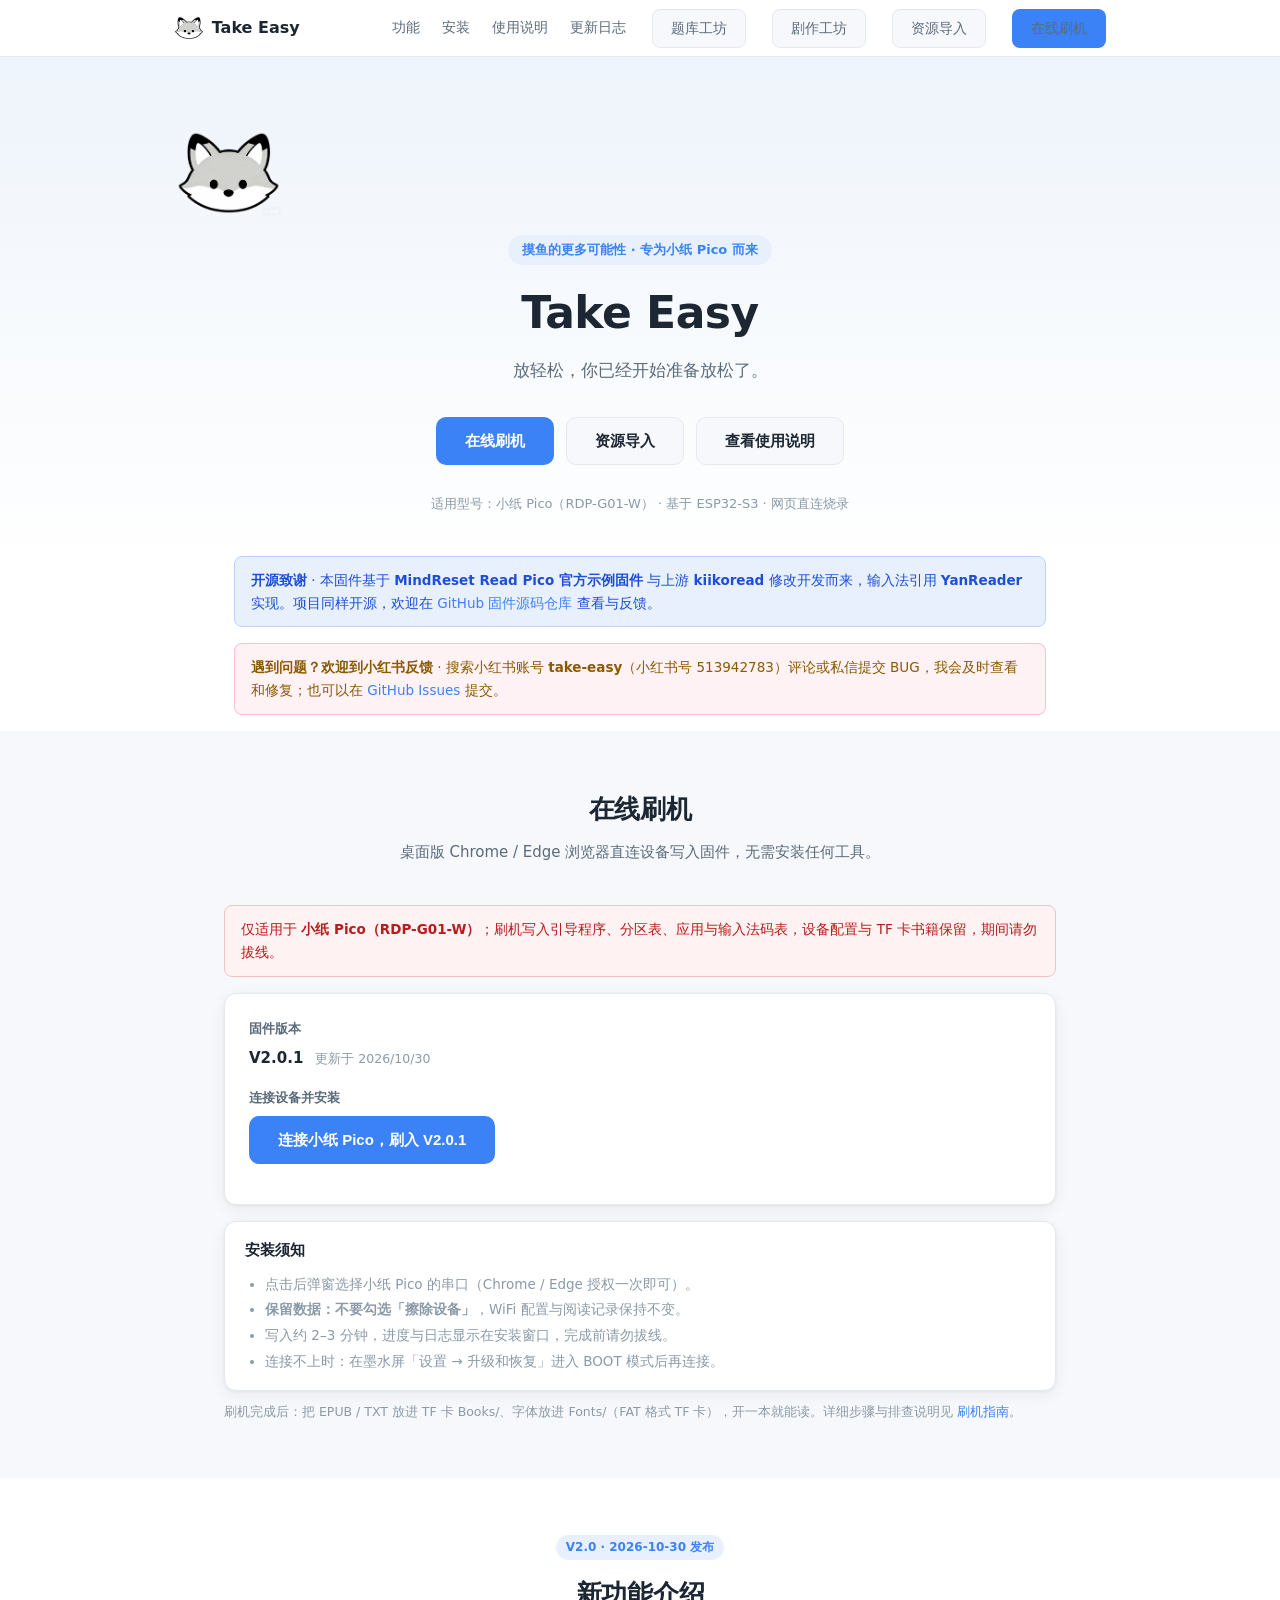
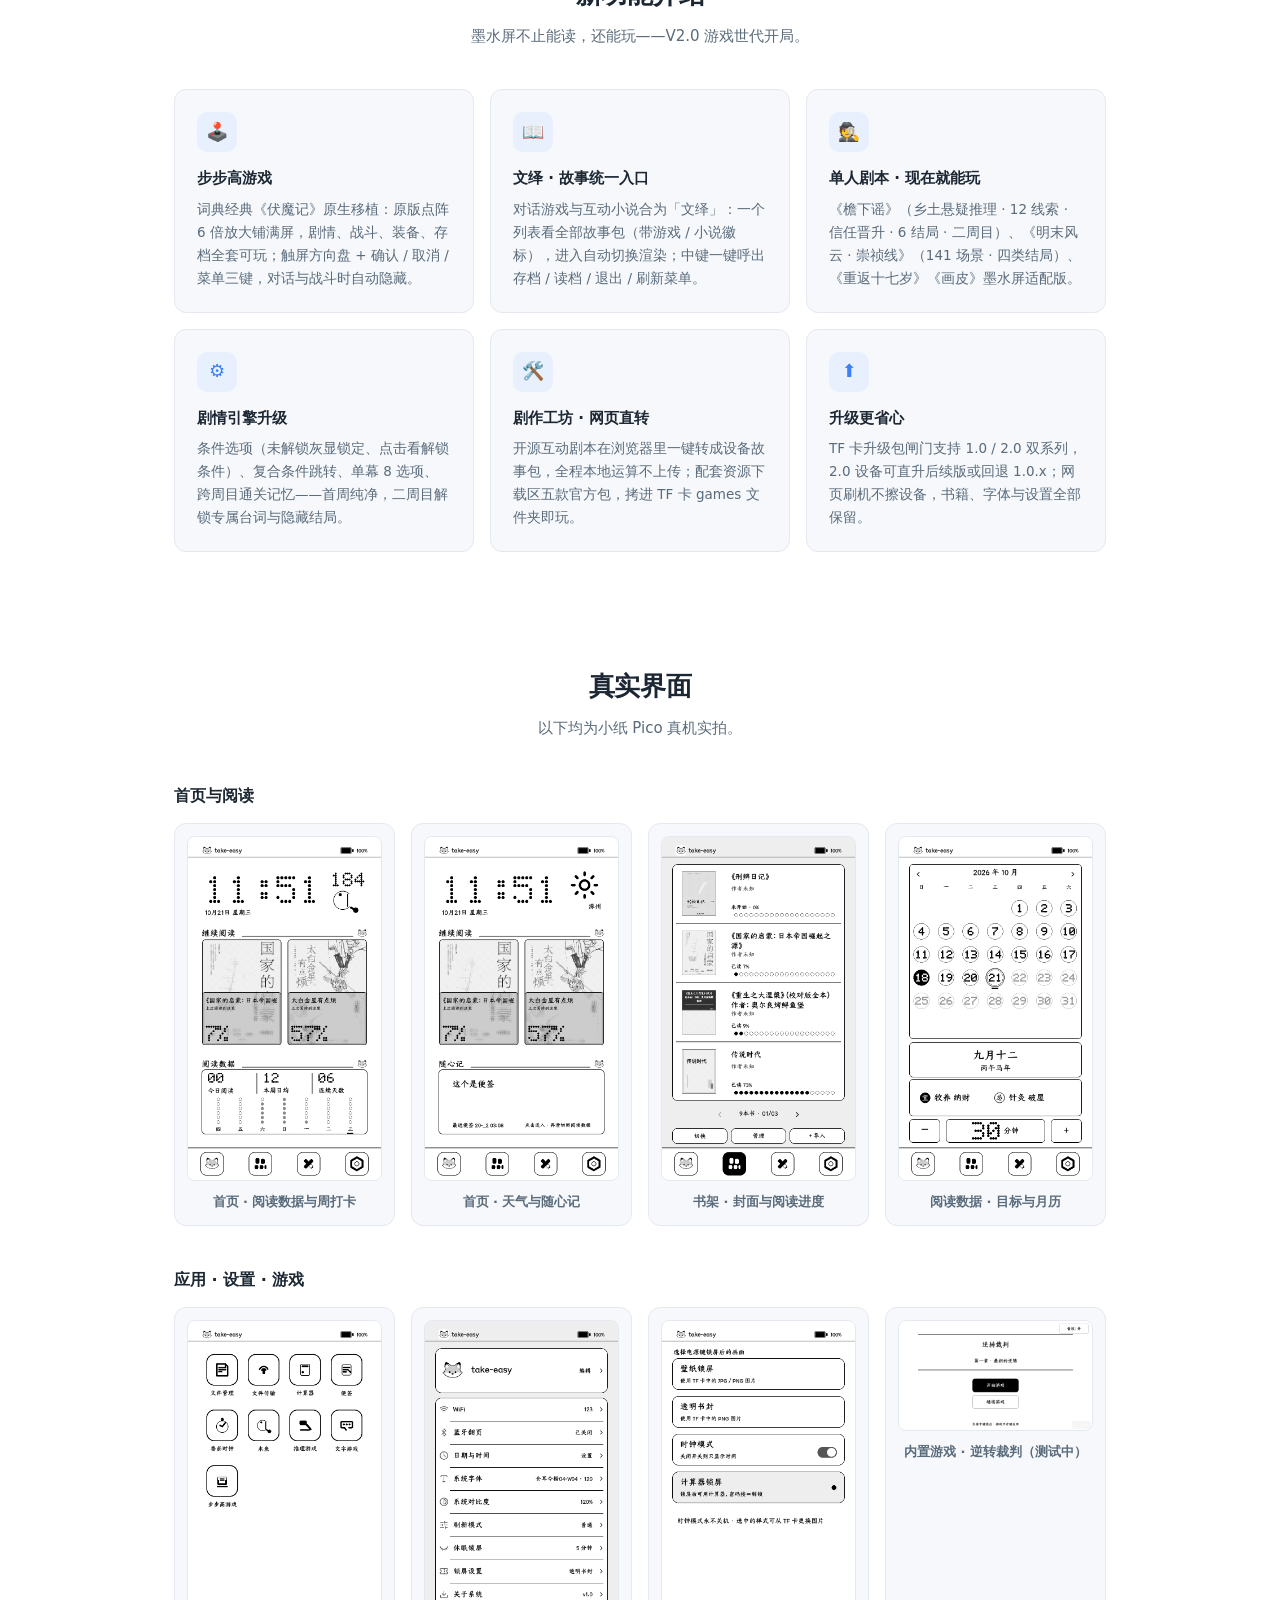
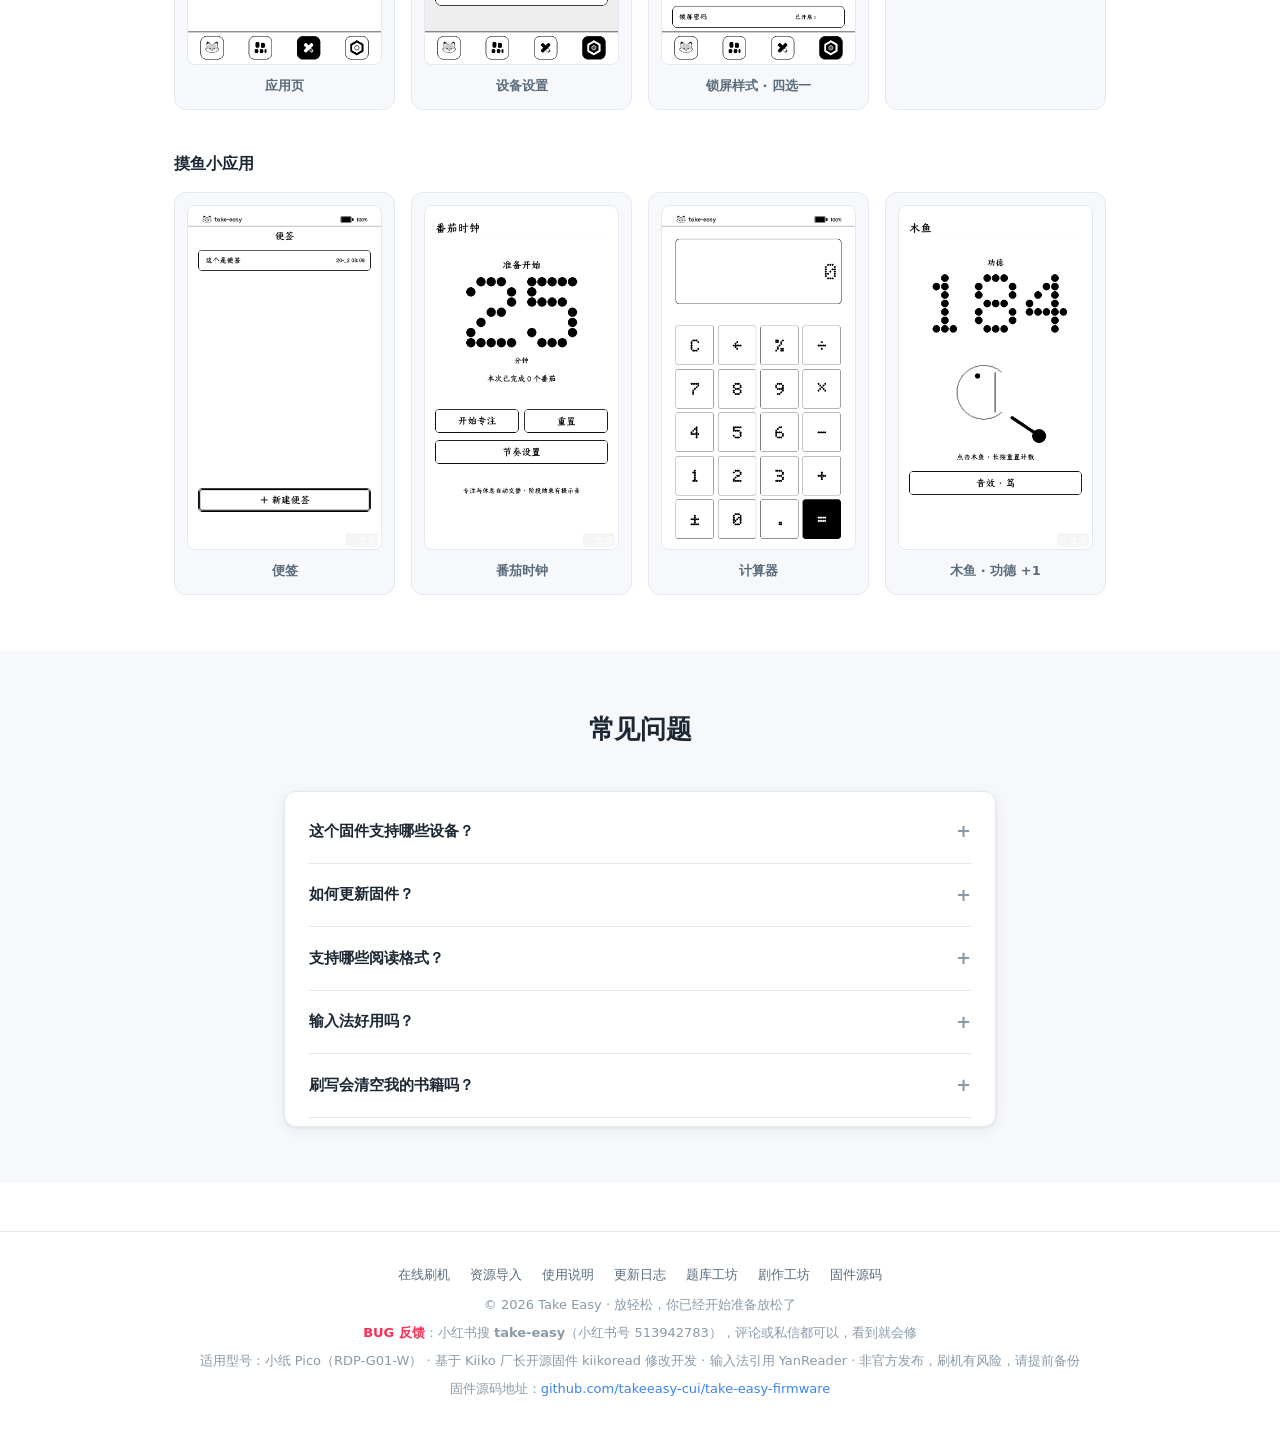
<file: index.html>
<!DOCTYPE html>
<html lang="zh-CN">
<head>
  <meta charset="UTF-8" />
  <meta name="viewport" content="width=device-width, initial-scale=1" />
  <title>Take Easy · 摸鱼的更多可能性</title>
  <meta name="description" content="Take Easy · 放轻松，你已经开始准备放松了。适用于小纸 Pico 的墨水屏固件，在浏览器中直接安装。" />
  <link rel="icon" type="image/png" href="assets/icons/fox-32.png" />
  <link rel="stylesheet" href="assets/css/style.css?v=1.0.1" />
  <script src="./installer-bridge.js?v=1.0.1"></script>
  <script src="./flasher-integrity.js?v=20261031" defer></script>
  <script type="module" src="./vendor/web/install-button.js"></script>
</head>
<body>

  <nav class="nav">
    <div class="nav-inner">
      <a class="nav-brand" href="./"><img src="assets/icons/fox-logo.png" alt="Take Easy 图标" style="height:24px;width:auto;" /><span>Take Easy</span></a>
        <div class="nav-links">
        <a href="#features">功能</a>
        <a href="#flash">安装</a>
        <a href="docs/">使用说明</a>
        <a href="changelog/">更新日志</a>
        <a class="btn btn-ghost" href="quiz/">题库工坊</a>
        <a class="btn btn-ghost" href="workshop/">剧作工坊</a>
        <a class="btn btn-ghost" href="install/#res">资源导入</a>
        <a class="btn btn-primary" href="#flash">在线刷机</a>
      </div>
    </div>
  </nav>

  <!-- Hero -->
  <header class="hero">
    <div class="container">
      <img src="assets/icons/fox-logo.png" alt="Take Easy 狐狸图标" style="height:88px;width:auto;margin-bottom:18px;" />
      <span class="kicker">摸鱼的更多可能性 · 专为小纸 Pico 而来</span>
      <h1>Take Easy</h1>
      <p class="sub">放轻松，你已经开始准备放松了。</p>
      <div class="cta">
        <a class="btn btn-primary btn-lg" href="#flash">在线刷机</a>
        <a class="btn btn-ghost btn-lg" href="install/#res">资源导入</a>
        <a class="btn btn-ghost btn-lg" href="docs/">查看使用说明</a>
      </div>
      <p class="meta">适用型号：小纸 Pico（RDP-G01-W） · 基于 ESP32-S3 · 网页直连烧录</p>
    </div>
  </header>

  <!-- 开源致谢 -->
  <div class="container" style="max-width:860px;margin-top:-32px;">
    <div class="notice info">
      <div>
        <b>开源致谢</b> · 本固件基于 <b>MindReset Read Pico 官方示例固件</b> 与上游 <b>kiikoread</b> 修改开发而来，输入法引用 <b>YanReader</b> 实现。项目同样开源，欢迎在 <a href="https://github.com/takeeasy-cui/take-easy-firmware">GitHub 固件源码仓库</a> 查看与反馈。
      </div>
    </div>
    <div class="notice" style="margin-top:12px;background:rgba(255,44,85,.06);border:1px solid rgba(255,44,85,.25);">
      <div>
        <b>遇到问题？欢迎到小红书反馈</b> · 搜索小红书账号 <b>take-easy</b>（小红书号 513942783）评论或私信提交 BUG，我会及时查看和修复；也可以在 <a href="https://github.com/takeeasy-cui/take-easy-firmware/issues">GitHub Issues</a> 提交。
      </div>
    </div>
  </div>

  <!-- 在线刷机（ESP Web Tools，2026-10-21 参照 kiikoread 刷机模式重做） -->
  <section class="section" id="flash" style="background:var(--bg-soft);">
    <div class="container" style="max-width:880px;">
      <div class="section-title">
        <h2>在线刷机</h2>
        <p>桌面版 Chrome / Edge 浏览器直连设备写入固件，无需安装任何工具。</p>
      </div>
      <div class="notice danger">
        <div>仅适用于 <b>小纸 Pico（RDP-G01-W）</b>；刷机写入引导程序、分区表、应用与输入法码表，设备配置与 TF 卡书籍保留，期间请勿拔线。</div>
      </div>
      <div class="card" style="margin-top:16px;">
        <div class="field">
          <label>固件版本</label>
          <div style="display:flex;gap:12px;align-items:baseline;flex-wrap:wrap;">
            <b id="fw-version" style="font-size:15px;">读取中…</b>
            <span id="fw-updated" style="font-size:12.5px;color:var(--text-3);"></span>
          </div>
        </div>
        <div class="field">
          <label>连接设备并安装</label>
          <esp-web-install-button id="flash-installer" hidden manifest="firmware/manifest.json">
            <button slot="activate" class="btn btn-primary btn-lg" type="button">连接小纸 Pico，开始刷机</button>
          </esp-web-install-button>
          <div id="flash-help" style="font-size:13.5px;color:var(--text-3);margin-top:8px;line-height:1.8;">
            <strong id="flash-help-title">正在加载刷机按钮…</strong>
            <p style="margin:6px 0 0;">请在电脑上使用 Chrome 或 Edge 打开本页，用数据线连接墨水屏后点击连接。</p>
          </div>
        </div>
      </div>
      <div class="card" style="margin-top:16px;padding:16px 20px;">
        <h3 style="margin:0 0 8px;font-size:15px;">安装须知</h3>
        <ul style="margin:0;padding-left:20px;font-size:13.5px;color:var(--text-3);line-height:1.9;">
          <li>点击后弹窗选择小纸 Pico 的串口（Chrome / Edge 授权一次即可）。</li>
          <li><b>保留数据：不要勾选「擦除设备」</b>，WiFi 配置与阅读记录保持不变。</li>
          <li>写入约 2–3 分钟，进度与日志显示在安装窗口，完成前请勿拔线。</li>
          <li>连接不上时：在墨水屏「设置 → 升级和恢复」进入 BOOT 模式后再连接。</li>
        </ul>
      </div>
      <p style="font-size:12.5px;color:var(--text-3);margin-top:10px;">
        刷机完成后：把 EPUB / TXT 放进 TF 卡 Books/、字体放进 Fonts/（FAT 格式 TF 卡），开一本就能读。详细步骤与排查说明见 <a href="install/">刷机指南</a>。
      </p>
    </div>
  </section>

  <!-- 新功能介绍（2026-10-30 改版：原「为摸鱼设计」区块下移至此，改版为 V2.0 新功能） -->
  <section class="section" id="features">
    <div class="container">
      <div class="section-title">
        <span class="badge badge-blue" style="display:inline-block;margin-bottom:12px;">V2.0 · 2026-10-30 发布</span>
        <h2>新功能介绍</h2>
        <p>墨水屏不止能读，还能玩——V2.0 游戏世代开局。</p>
      </div>
      <div class="features">
        <div class="feature">
          <div class="icon">🕹️</div>
          <h3>步步高游戏</h3>
          <p>词典经典《伏魔记》原生移植：原版点阵 6 倍放大铺满屏，剧情、战斗、装备、存档全套可玩；触屏方向盘 + 确认 / 取消 / 菜单三键，对话与战斗时自动隐藏。</p>
        </div>
        <div class="feature">
          <div class="icon">📖</div>
          <h3>文绎 · 故事统一入口</h3>
          <p>对话游戏与互动小说合为「文绎」：一个列表看全部故事包（带游戏 / 小说徽标），进入自动切换渲染；中键一键呼出 存档 / 读档 / 退出 / 刷新菜单。</p>
        </div>
        <div class="feature">
          <div class="icon">🕵️</div>
          <h3>单人剧本 · 现在就能玩</h3>
          <p>《檐下谣》（乡土悬疑推理 · 12 线索 · 信任晋升 · 6 结局 · 二周目）、《明末风云 · 崇祯线》（141 场景 · 四类结局）、《重返十七岁》《画皮》墨水屏适配版。</p>
        </div>
        <div class="feature">
          <div class="icon">⚙️</div>
          <h3>剧情引擎升级</h3>
          <p>条件选项（未解锁灰显锁定、点击看解锁条件）、复合条件跳转、单幕 8 选项、跨周目通关记忆——首周纯净，二周目解锁专属台词与隐藏结局。</p>
        </div>
        <div class="feature">
          <div class="icon">🛠️</div>
          <h3>剧作工坊 · 网页直转</h3>
          <p>开源互动剧本在浏览器里一键转成设备故事包，全程本地运算不上传；配套资源下载区五款官方包，拷进 TF 卡 games 文件夹即玩。</p>
        </div>
        <div class="feature">
          <div class="icon">⬆️</div>
          <h3>升级更省心</h3>
          <p>TF 卡升级包闸门支持 1.0 / 2.0 双系列，2.0 设备可直升后续版或回退 1.0.x；网页刷机不擦设备，书籍、字体与设置全部保留。</p>
        </div>
      </div>
    </div>
  </section>

  <!-- 界面截图 -->
  <section class="section">
    <div class="container">
      <div class="section-title">
        <h2>真实界面</h2>
        <p>以下均为小纸 Pico 真机实拍。</p>
      </div>

      <div class="shots-group">
        <h3>首页与阅读</h3>
        <div class="shots">
          <figure class="shot">
            <div class="pic"><img src="images/home.png" alt="首页：阅读数据与周打卡" loading="lazy" /></div>
            <figcaption>首页 · 阅读数据与周打卡</figcaption>
          </figure>
          <figure class="shot">
            <div class="pic"><img src="images/home-alt.png" alt="首页：天气与随心记" loading="lazy" /></div>
            <figcaption>首页 · 天气与随心记</figcaption>
          </figure>
          <figure class="shot">
            <div class="pic"><img src="images/shelf.png" alt="书架：封面与阅读进度" loading="lazy" /></div>
            <figcaption>书架 · 封面与阅读进度</figcaption>
          </figure>
          <figure class="shot">
            <div class="pic"><img src="images/reading-stats.png" alt="阅读数据：每日目标与月历" loading="lazy" /></div>
            <figcaption>阅读数据 · 目标与月历</figcaption>
          </figure>
        </div>
      </div>

      <div class="shots-group">
        <h3>应用 · 设置 · 游戏</h3>
        <div class="shots">
          <figure class="shot">
            <div class="pic"><img src="images/apps.png" alt="应用页" loading="lazy" /></div>
            <figcaption>应用页</figcaption>
          </figure>
          <figure class="shot">
            <div class="pic"><img src="images/settings.png" alt="设备设置" loading="lazy" /></div>
            <figcaption>设备设置</figcaption>
          </figure>
          <figure class="shot">
            <div class="pic"><img src="images/lockscreen.png" alt="锁屏样式：四种可选" loading="lazy" /></div>
            <figcaption>锁屏样式 · 四选一</figcaption>
          </figure>
          <figure class="shot">
            <div class="pic"><img src="images/game.png" alt="内置游戏：逆转裁判（测试中）" loading="lazy" /></div>
            <figcaption>内置游戏 · 逆转裁判（测试中）</figcaption>
          </figure>
        </div>
      </div>

      <div class="shots-group">
        <h3>摸鱼小应用</h3>
        <div class="shots cols4">
          <figure class="shot">
            <div class="pic"><img src="images/notes.png" alt="便签" loading="lazy" /></div>
            <figcaption>便签</figcaption>
          </figure>
          <figure class="shot">
            <div class="pic"><img src="images/pomodoro.png" alt="番茄时钟" loading="lazy" /></div>
            <figcaption>番茄时钟</figcaption>
          </figure>
          <figure class="shot">
            <div class="pic"><img src="images/calculator.png" alt="计算器" loading="lazy" /></div>
            <figcaption>计算器</figcaption>
          </figure>
          <figure class="shot">
            <div class="pic"><img src="images/woodfish.png" alt="木鱼" loading="lazy" /></div>
            <figcaption>木鱼 · 功德 +1</figcaption>
          </figure>
        </div>
      </div>
    </div>
  </section>

  <!-- FAQ -->
  <section class="section" style="background:var(--bg-soft);">
    <div class="container" style="max-width:760px;">
      <div class="section-title">
        <h2>常见问题</h2>
      </div>
      <div class="card" style="padding:8px 24px;">
        <details class="faq-item">
          <summary>这个固件支持哪些设备？</summary>
          <div class="ans">仅适用于小纸 Pico（RDP-G01-W，ESP32-S3 · 16MB 闪存 + 8MB PSRAM）墨水屏设备，请勿用于其他设备。</div>
        </details>
        <details class="faq-item">
          <summary>如何更新固件？</summary>
          <div class="ans">回到本页网页在线刷机重新安装即可；安装默认保留设备设置与阅读数据，TF 卡书籍不受影响。</div>
        </details>
        <details class="faq-item">
          <summary>支持哪些阅读格式？</summary>
          <div class="ans">EPUB 与 TXT。文字与常见插图可直接阅读，复杂的固定版式文档与超出容量的文件可能无法打开。</div>
        </details>
        <details class="faq-item">
          <summary>输入法好用吗？</summary>
          <div class="ans">输入法整体移植自 YanReader 引擎，支持全拼与九宫格拼音、候选翻页、联想上屏和用户词典自学习。</div>
        </details>
        <details class="faq-item">
          <summary>刷写会清空我的书籍吗？</summary>
          <div class="ans">不会。刷写针对设备闪存，不处理 TF 卡。书籍、字体等文件都保存在 TF 卡上。</div>
        </details>
      </div>
    </div>
  </section>

  <footer class="footer">
    <div class="links">
      <a href="install/">在线刷机</a>
      <a href="install/#res">资源导入</a>
      <a href="docs/">使用说明</a>
      <a href="changelog/">更新日志</a>
      <a href="quiz/">题库工坊</a>
      <a href="workshop/">剧作工坊</a>
      <a href="https://github.com/takeeasy-cui/take-easy-firmware">固件源码</a>
    </div>
    <p>© 2026 Take Easy · 放轻松，你已经开始准备放松了</p>
    <p style="margin-top:6px;"><b style="color:#ff2d55;">BUG 反馈</b>：小红书搜 <b>take-easy</b>（小红书号 513942783），评论或私信都可以，看到就会修</p>
    <p style="margin-top:6px;">适用型号：小纸 Pico（RDP-G01-W） · 基于 Kiiko 厂长开源固件 kiikoread 修改开发 · 输入法引用 YanReader · 非官方发布，刷机有风险，请提前备份</p>
    <p style="margin-top:6px;">固件源码地址：<a href="https://github.com/takeeasy-cui/take-easy-firmware">github.com/takeeasy-cui/take-easy-firmware</a></p>
  </footer>

  <script>
    (() => {
      let installer = document.getElementById("flash-installer");
      const help = document.getElementById("flash-help");
      const title = document.getElementById("flash-help-title");
      const versionEl = document.getElementById("fw-version");
      const updatedEl = document.getElementById("fw-updated");
      let serialReady = false, manifestReady = false;
      if (location.protocol === "file:") {
        title.textContent = "本地预览无法刷机，请访问线上刷机页。";
        return;
      }
      const showInstaller = () => { installer.hidden = !(serialReady && manifestReady); help.hidden = serialReady && manifestReady; };
      if (!window.isSecureContext) title.textContent = "请使用 HTTPS 打开的刷机页。";
      else if (!("serial" in navigator)) title.textContent = "当前浏览器无法连接串口，请使用电脑版 Chrome 或 Edge。";
      else {
        title.textContent = "正在加载刷机按钮…";
        const timer = setTimeout(() => { if (installer.hidden) title.textContent = "刷机按钮未能加载，请刷新页面后重试。"; }, 5000);
        customElements.whenDefined("esp-web-install-button").then(() => { clearTimeout(timer); serialReady = true; showInstaller(); });
      }
      (async () => {
        try {
          const manifestURL = new URL("firmware/manifest.json", document.baseURI).href;
          const response = await fetch(manifestURL, {cache: "no-store"});
          if (!response.ok) throw new Error("Release unavailable");
          const manifest = await response.json();
          versionEl.textContent = "V" + manifest.version;
          const published = new Date(manifest.updated_at);
          if (Number.isFinite(published.getTime()))
            updatedEl.textContent = "更新于 " + new Intl.DateTimeFormat("zh-CN", {timeZone: "Asia/Shanghai", year: "numeric", month: "2-digit", day: "2-digit"}).format(published);
          // 与 kiikoread 同构：克隆重建安装器，绑定校验快照与绝对清单地址
          const next = installer.cloneNode(true);
          next.manifest = manifestURL;
          next.setAttribute("manifest", manifestURL);
          next.prepareManifest = () => window.TakeEasyFlasher.prepare(manifest, manifestURL);
          next.querySelector("button").textContent = "连接小纸 Pico，刷入 V" + manifest.version;
          installer.replaceWith(next);
          installer = next;
          manifestReady = true;
          showInstaller();
        } catch (error) {
          versionEl.textContent = "版本信息读取失败，请刷新页面重试";
        }
      })();
    })();
  </script>
</body>
</html>
</file>
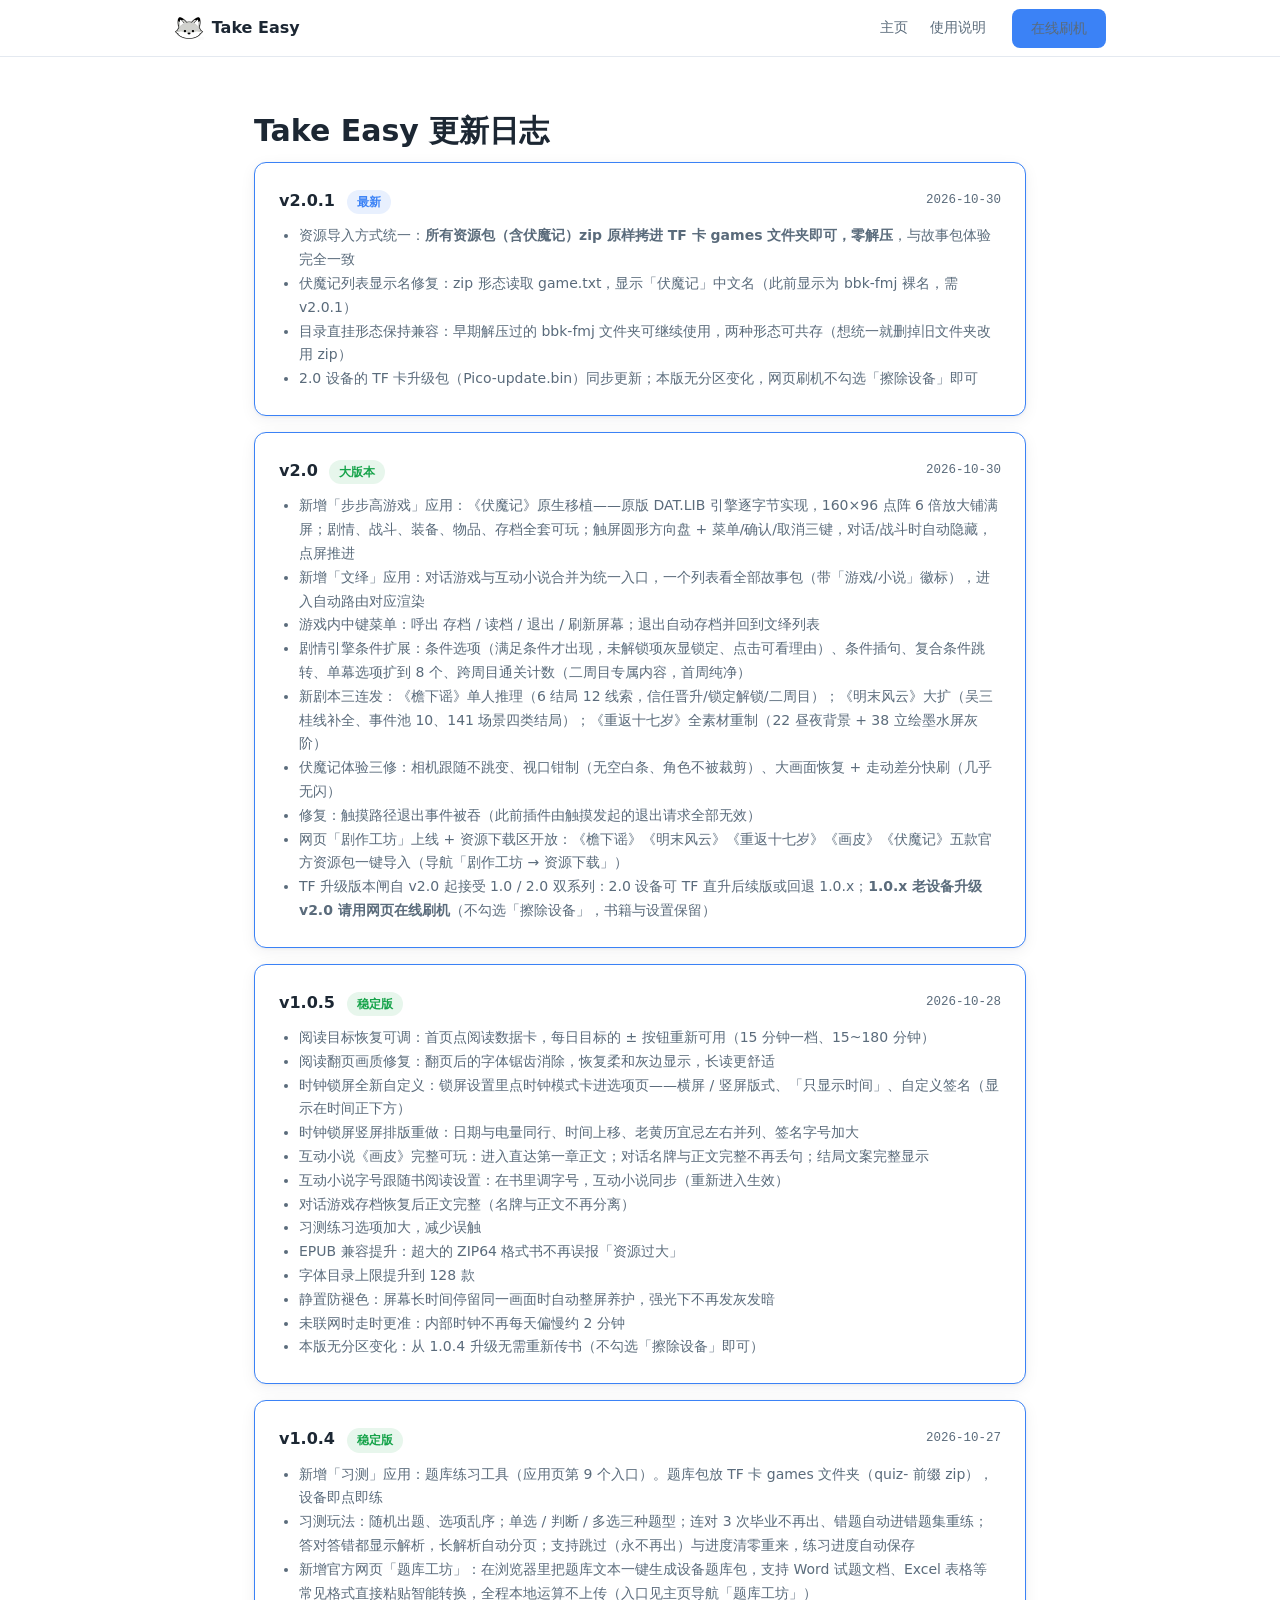
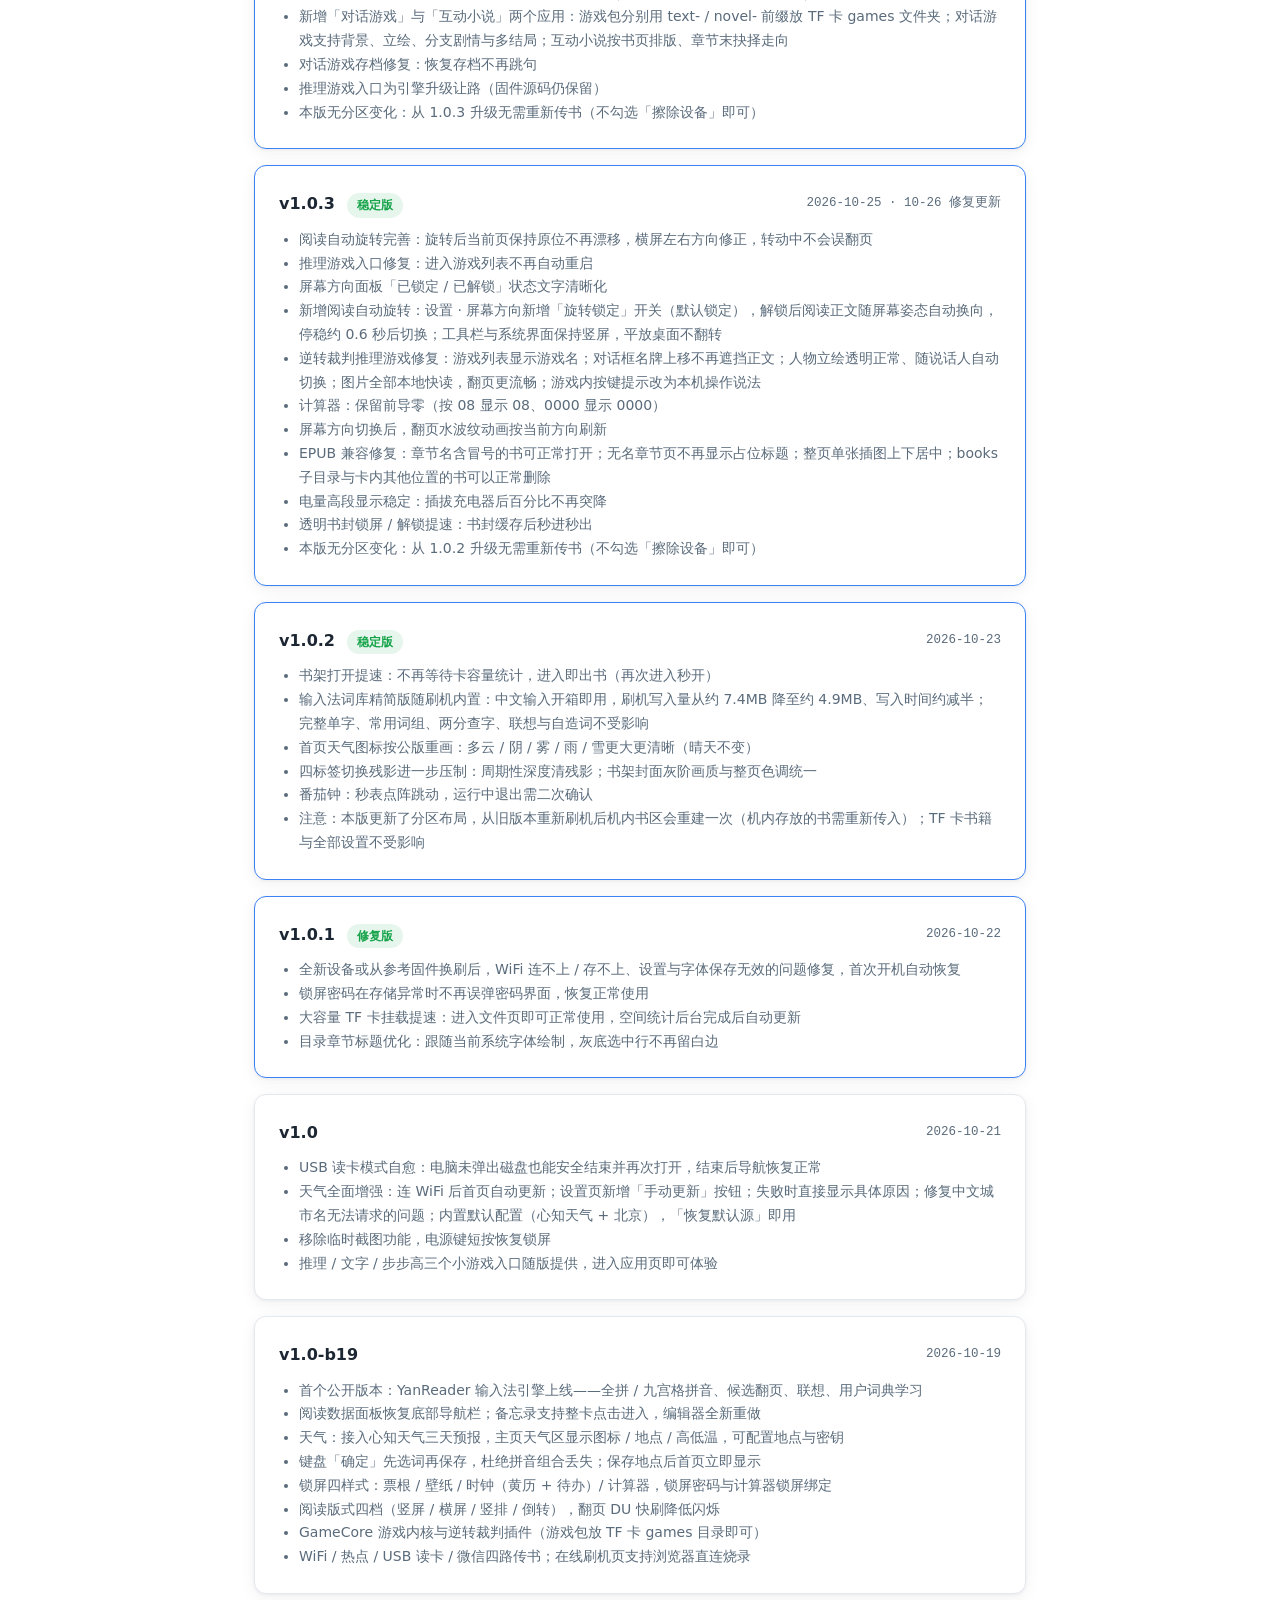
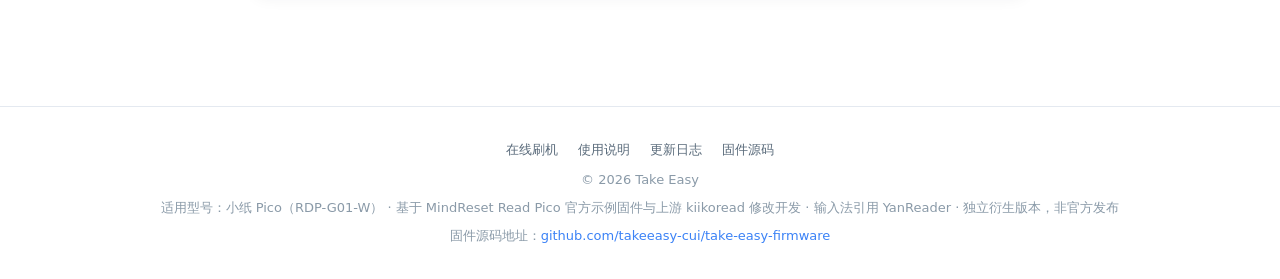
<file: changelog/index.html>
<!DOCTYPE html>
<html lang="zh-CN">
<head>
  <meta charset="UTF-8" />
  <meta name="viewport" content="width=device-width, initial-scale=1" />
  <title>更新日志 · Take Easy</title>
  <link rel="icon" type="image/png" href="../assets/icons/fox-32.png" />
  <link rel="stylesheet" href="../assets/css/style.css?v=1.0.1" />
</head>
<body>

  <nav class="nav">
    <div class="nav-inner">
      <a class="nav-brand" href="../"><img src="../assets/icons/fox-logo.png" alt="Take Easy 图标" style="height:24px;width:auto;" /><span>Take Easy</span></a>
      <div class="nav-links">
        <a href="../">主页</a>
        <a href="../docs/">使用说明</a>
        <a class="btn btn-primary" href="../install/">在线刷机</a>
      </div>
    </div>
  </nav>

  <div class="container" style="max-width:820px;padding-top:48px;padding-bottom:48px;">
    <h1 style="font-size:30px;font-weight:800;margin-bottom:6px;">Take Easy 更新日志</h1>

    <!-- 新版本发布时，在顶部插入新条目 -->
    <div class="card" style="margin-bottom:16px;border:1px solid var(--primary);">
      <div style="display:flex;justify-content:space-between;align-items:center;flex-wrap:wrap;gap:8px;">
        <span style="font-weight:800;font-size:16px;">v2.0.1 <span class="badge badge-blue" style="margin-left:6px;">最新</span></span>
        <span class="mono">2026-10-30</span>
      </div>
      <ul style="margin-top:10px;padding-left:20px;color:var(--text-2);font-size:14px;">
        <li>资源导入方式统一：<b>所有资源包（含伏魔记）zip 原样拷进 TF 卡 games 文件夹即可，零解压</b>，与故事包体验完全一致</li>
        <li>伏魔记列表显示名修复：zip 形态读取 game.txt，显示「伏魔记」中文名（此前显示为 bbk-fmj 裸名，需 v2.0.1）</li>
        <li>目录直挂形态保持兼容：早期解压过的 bbk-fmj 文件夹可继续使用，两种形态可共存（想统一就删掉旧文件夹改用 zip）</li>
        <li>2.0 设备的 TF 卡升级包（Pico-update.bin）同步更新；本版无分区变化，网页刷机不勾选「擦除设备」即可</li>
      </ul>
    </div>
    <div class="card" style="margin-bottom:16px;border:1px solid var(--primary);">
      <div style="display:flex;justify-content:space-between;align-items:center;flex-wrap:wrap;gap:8px;">
        <span style="font-weight:800;font-size:16px;">v2.0 <span class="badge badge-green" style="margin-left:6px;">大版本</span></span>
        <span class="mono">2026-10-30</span>
      </div>
      <ul style="margin-top:10px;padding-left:20px;color:var(--text-2);font-size:14px;">
        <li>新增「步步高游戏」应用：《伏魔记》原生移植——原版 DAT.LIB 引擎逐字节实现，160×96 点阵 6 倍放大铺满屏；剧情、战斗、装备、物品、存档全套可玩；触屏圆形方向盘 + 菜单/确认/取消三键，对话/战斗时自动隐藏，点屏推进</li>
        <li>新增「文绎」应用：对话游戏与互动小说合并为统一入口，一个列表看全部故事包（带「游戏/小说」徽标），进入自动路由对应渲染</li>
        <li>游戏内中键菜单：呼出 存档 / 读档 / 退出 / 刷新屏幕；退出自动存档并回到文绎列表</li>
        <li>剧情引擎条件扩展：条件选项（满足条件才出现，未解锁项灰显锁定、点击可看理由）、条件插句、复合条件跳转、单幕选项扩到 8 个、跨周目通关计数（二周目专属内容，首周纯净）</li>
        <li>新剧本三连发：《檐下谣》单人推理（6 结局 12 线索，信任晋升/锁定解锁/二周目）；《明末风云》大扩（吴三桂线补全、事件池 10、141 场景四类结局）；《重返十七岁》全素材重制（22 昼夜背景 + 38 立绘墨水屏灰阶）</li>
        <li>伏魔记体验三修：相机跟随不跳变、视口钳制（无空白条、角色不被裁剪）、大画面恢复 + 走动差分快刷（几乎无闪）</li>
        <li>修复：触摸路径退出事件被吞（此前插件由触摸发起的退出请求全部无效）</li>
        <li>网页「剧作工坊」上线 + 资源下载区开放：《檐下谣》《明末风云》《重返十七岁》《画皮》《伏魔记》五款官方资源包一键导入（导航「剧作工坊 → 资源下载」）</li>
        <li>TF 升级版本闸自 v2.0 起接受 1.0 / 2.0 双系列：2.0 设备可 TF 直升后续版或回退 1.0.x；<b>1.0.x 老设备升级 v2.0 请用网页在线刷机</b>（不勾选「擦除设备」，书籍与设置保留）</li>
      </ul>
    </div>
    <div class="card" style="margin-bottom:16px;border:1px solid var(--primary);">
      <div style="display:flex;justify-content:space-between;align-items:center;flex-wrap:wrap;gap:8px;">
        <span style="font-weight:800;font-size:16px;">v1.0.5 <span class="badge badge-green" style="margin-left:6px;">稳定版</span></span>
        <span class="mono">2026-10-28</span>
      </div>
      <ul style="margin-top:10px;padding-left:20px;color:var(--text-2);font-size:14px;">
        <li>阅读目标恢复可调：首页点阅读数据卡，每日目标的 ± 按钮重新可用（15 分钟一档、15~180 分钟）</li>
        <li>阅读翻页画质修复：翻页后的字体锯齿消除，恢复柔和灰边显示，长读更舒适</li>
        <li>时钟锁屏全新自定义：锁屏设置里点时钟模式卡进选项页——横屏 / 竖屏版式、「只显示时间」、自定义签名（显示在时间正下方）</li>
        <li>时钟锁屏竖屏排版重做：日期与电量同行、时间上移、老黄历宜忌左右并列、签名字号加大</li>
        <li>互动小说《画皮》完整可玩：进入直达第一章正文；对话名牌与正文完整不再丢句；结局文案完整显示</li>
        <li>互动小说字号跟随书阅读设置：在书里调字号，互动小说同步（重新进入生效）</li>
        <li>对话游戏存档恢复后正文完整（名牌与正文不再分离）</li>
        <li>习测练习选项加大，减少误触</li>
        <li>EPUB 兼容提升：超大的 ZIP64 格式书不再误报「资源过大」</li>
        <li>字体目录上限提升到 128 款</li>
        <li>静置防褪色：屏幕长时间停留同一画面时自动整屏养护，强光下不再发灰发暗</li>
        <li>未联网时走时更准：内部时钟不再每天偏慢约 2 分钟</li>
        <li>本版无分区变化：从 1.0.4 升级无需重新传书（不勾选「擦除设备」即可）</li>
      </ul>
    </div>
    <div class="card" style="margin-bottom:16px;border:1px solid var(--primary);">
      <div style="display:flex;justify-content:space-between;align-items:center;flex-wrap:wrap;gap:8px;">
        <span style="font-weight:800;font-size:16px;">v1.0.4 <span class="badge badge-green" style="margin-left:6px;">稳定版</span></span>
        <span class="mono">2026-10-27</span>
      </div>
      <ul style="margin-top:10px;padding-left:20px;color:var(--text-2);font-size:14px;">
        <li>新增「习测」应用：题库练习工具（应用页第 9 个入口）。题库包放 TF 卡 games 文件夹（quiz- 前缀 zip），设备即点即练</li>
        <li>习测玩法：随机出题、选项乱序；单选 / 判断 / 多选三种题型；连对 3 次毕业不再出、错题自动进错题集重练；答对答错都显示解析，长解析自动分页；支持跳过（永不再出）与进度清零重来，练习进度自动保存</li>
        <li>新增官方网页「题库工坊」：在浏览器里把题库文本一键生成设备题库包，支持 Word 试题文档、Excel 表格等常见格式直接粘贴智能转换，全程本地运算不上传（入口见主页导航「题库工坊」）</li>
        <li>新增「对话游戏」与「互动小说」两个应用：游戏包分别用 text- / novel- 前缀放 TF 卡 games 文件夹；对话游戏支持背景、立绘、分支剧情与多结局；互动小说按书页排版、章节末抉择走向</li>
        <li>对话游戏存档修复：恢复存档不再跳句</li>
        <li>推理游戏入口为引擎升级让路（固件源码仍保留）</li>
        <li>本版无分区变化：从 1.0.3 升级无需重新传书（不勾选「擦除设备」即可）</li>
      </ul>
    </div>
    <div class="card" style="margin-bottom:16px;border:1px solid var(--primary);">
      <div style="display:flex;justify-content:space-between;align-items:center;flex-wrap:wrap;gap:8px;">
        <span style="font-weight:800;font-size:16px;">v1.0.3 <span class="badge badge-green" style="margin-left:6px;">稳定版</span></span>
        <span class="mono">2026-10-25 · 10-26 修复更新</span>
      </div>
      <ul style="margin-top:10px;padding-left:20px;color:var(--text-2);font-size:14px;">
        <li>阅读自动旋转完善：旋转后当前页保持原位不再漂移，横屏左右方向修正，转动中不会误翻页</li>
        <li>推理游戏入口修复：进入游戏列表不再自动重启</li>
        <li>屏幕方向面板「已锁定 / 已解锁」状态文字清晰化</li>
        <li>新增阅读自动旋转：设置 · 屏幕方向新增「旋转锁定」开关（默认锁定），解锁后阅读正文随屏幕姿态自动换向，停稳约 0.6 秒后切换；工具栏与系统界面保持竖屏，平放桌面不翻转</li>
        <li>逆转裁判推理游戏修复：游戏列表显示游戏名；对话框名牌上移不再遮挡正文；人物立绘透明正常、随说话人自动切换；图片全部本地快读，翻页更流畅；游戏内按键提示改为本机操作说法</li>
        <li>计算器：保留前导零（按 08 显示 08、0000 显示 0000）</li>
        <li>屏幕方向切换后，翻页水波纹动画按当前方向刷新</li>
        <li>EPUB 兼容修复：章节名含冒号的书可正常打开；无名章节页不再显示占位标题；整页单张插图上下居中；books 子目录与卡内其他位置的书可以正常删除</li>
        <li>电量高段显示稳定：插拔充电器后百分比不再突降</li>
        <li>透明书封锁屏 / 解锁提速：书封缓存后秒进秒出</li>
        <li>本版无分区变化：从 1.0.2 升级无需重新传书（不勾选「擦除设备」即可）</li>
      </ul>
    </div>
    <div class="card" style="margin-bottom:16px;border:1px solid var(--primary);">
      <div style="display:flex;justify-content:space-between;align-items:center;flex-wrap:wrap;gap:8px;">
        <span style="font-weight:800;font-size:16px;">v1.0.2 <span class="badge badge-green" style="margin-left:6px;">稳定版</span></span>
        <span class="mono">2026-10-23</span>
      </div>
      <ul style="margin-top:10px;padding-left:20px;color:var(--text-2);font-size:14px;">
        <li>书架打开提速：不再等待卡容量统计，进入即出书（再次进入秒开）</li>
        <li>输入法词库精简版随刷机内置：中文输入开箱即用，刷机写入量从约 7.4MB 降至约 4.9MB、写入时间约减半；完整单字、常用词组、两分查字、联想与自造词不受影响</li>
        <li>首页天气图标按公版重画：多云 / 阴 / 雾 / 雨 / 雪更大更清晰（晴天不变）</li>
        <li>四标签切换残影进一步压制：周期性深度清残影；书架封面灰阶画质与整页色调统一</li>
        <li>番茄钟：秒表点阵跳动，运行中退出需二次确认</li>
        <li>注意：本版更新了分区布局，从旧版本重新刷机后机内书区会重建一次（机内存放的书需重新传入）；TF 卡书籍与全部设置不受影响</li>
      </ul>
    </div>
    <div class="card" style="margin-bottom:16px;border:1px solid var(--primary);">
      <div style="display:flex;justify-content:space-between;align-items:center;flex-wrap:wrap;gap:8px;">
        <span style="font-weight:800;font-size:16px;">v1.0.1 <span class="badge badge-green" style="margin-left:6px;">修复版</span></span>
        <span class="mono">2026-10-22</span>
      </div>
      <ul style="margin-top:10px;padding-left:20px;color:var(--text-2);font-size:14px;">
        <li>全新设备或从参考固件换刷后，WiFi 连不上 / 存不上、设置与字体保存无效的问题修复，首次开机自动恢复</li>
        <li>锁屏密码在存储异常时不再误弹密码界面，恢复正常使用</li>
        <li>大容量 TF 卡挂载提速：进入文件页即可正常使用，空间统计后台完成后自动更新</li>
        <li>目录章节标题优化：跟随当前系统字体绘制，灰底选中行不再留白边</li>
      </ul>
    </div>
    <div class="card" style="margin-bottom:16px;">
      <div style="display:flex;justify-content:space-between;align-items:center;flex-wrap:wrap;gap:8px;">
        <span style="font-weight:800;font-size:16px;">v1.0</span>
        <span class="mono">2026-10-21</span>
      </div>
      <ul style="margin-top:10px;padding-left:20px;color:var(--text-2);font-size:14px;">
        <li>USB 读卡模式自愈：电脑未弹出磁盘也能安全结束并再次打开，结束后导航恢复正常</li>
        <li>天气全面增强：连 WiFi 后首页自动更新；设置页新增「手动更新」按钮；失败时直接显示具体原因；修复中文城市名无法请求的问题；内置默认配置（心知天气 + 北京），「恢复默认源」即用</li>
        <li>移除临时截图功能，电源键短按恢复锁屏</li>
        <li>推理 / 文字 / 步步高三个小游戏入口随版提供，进入应用页即可体验</li>
      </ul>
    </div>
    <div class="card" style="margin-bottom:16px;">
      <div style="display:flex;justify-content:space-between;align-items:center;flex-wrap:wrap;gap:8px;">
        <span style="font-weight:800;font-size:16px;">v1.0-b19</span>
        <span class="mono">2026-10-19</span>
      </div>
      <ul style="margin-top:10px;padding-left:20px;color:var(--text-2);font-size:14px;">
        <li>首个公开版本：YanReader 输入法引擎上线——全拼 / 九宫格拼音、候选翻页、联想、用户词典学习</li>
        <li>阅读数据面板恢复底部导航栏；备忘录支持整卡点击进入，编辑器全新重做</li>
        <li>天气：接入心知天气三天预报，主页天气区显示图标 / 地点 / 高低温，可配置地点与密钥</li>
        <li>键盘「确定」先选词再保存，杜绝拼音组合丢失；保存地点后首页立即显示</li>
        <li>锁屏四样式：票根 / 壁纸 / 时钟（黄历 + 待办）/ 计算器，锁屏密码与计算器锁屏绑定</li>
        <li>阅读版式四档（竖屏 / 横屏 / 竖排 / 倒转），翻页 DU 快刷降低闪烁</li>
        <li>GameCore 游戏内核与逆转裁判插件（游戏包放 TF 卡 games 目录即可）</li>
        <li>WiFi / 热点 / USB 读卡 / 微信四路传书；在线刷机页支持浏览器直连烧录</li>
      </ul>
    </div>
  </div>

  <footer class="footer">
    <div class="links">
      <a href="../install/">在线刷机</a>
      <a href="../docs/">使用说明</a>
      <a href="../changelog/">更新日志</a>
      <a href="https://github.com/takeeasy-cui/take-easy-firmware">固件源码</a>
    </div>
    <p>© 2026 Take Easy</p>
    <p style="margin-top:6px;">适用型号：小纸 Pico（RDP-G01-W） · 基于 MindReset Read Pico 官方示例固件与上游 kiikoread 修改开发 · 输入法引用 YanReader · 独立衍生版本，非官方发布</p>
    <p style="margin-top:6px;">固件源码地址：<a href="https://github.com/takeeasy-cui/take-easy-firmware">github.com/takeeasy-cui/take-easy-firmware</a></p>
  </footer>

</body>
</html>
</file>
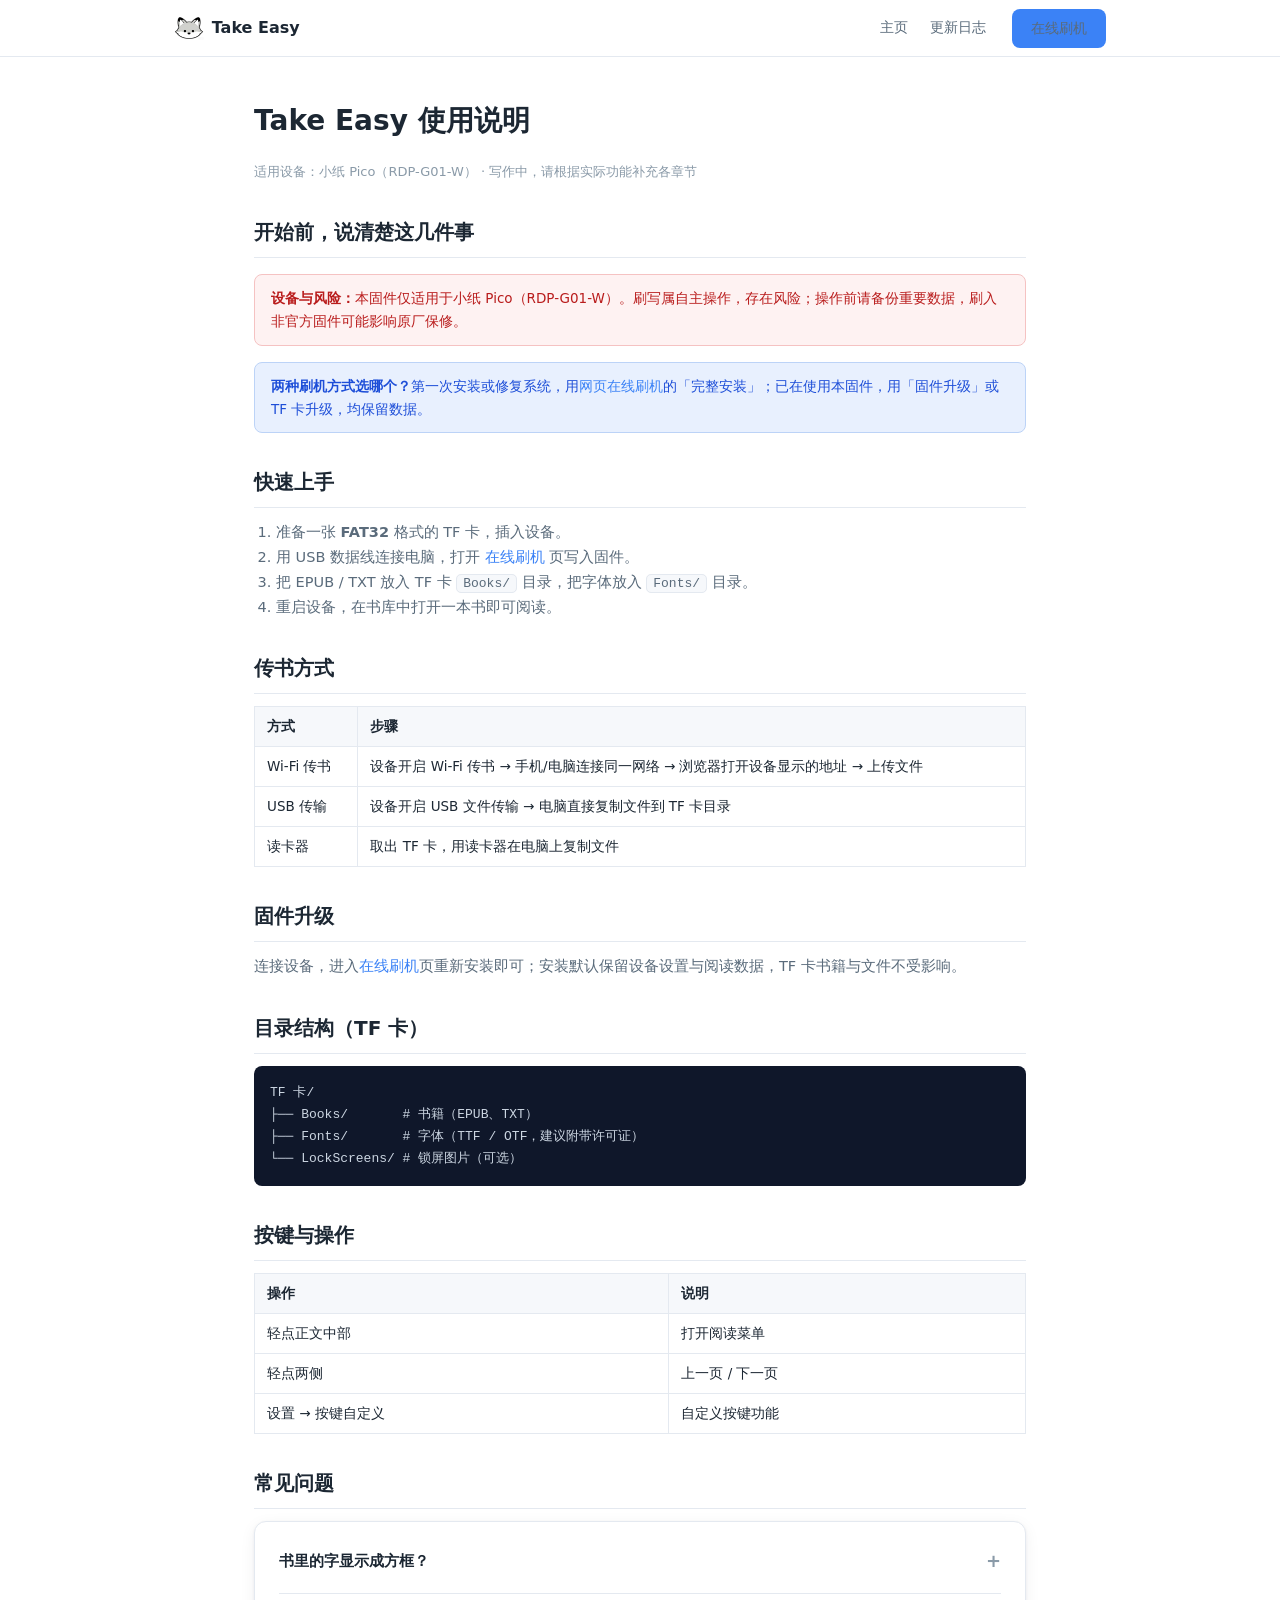
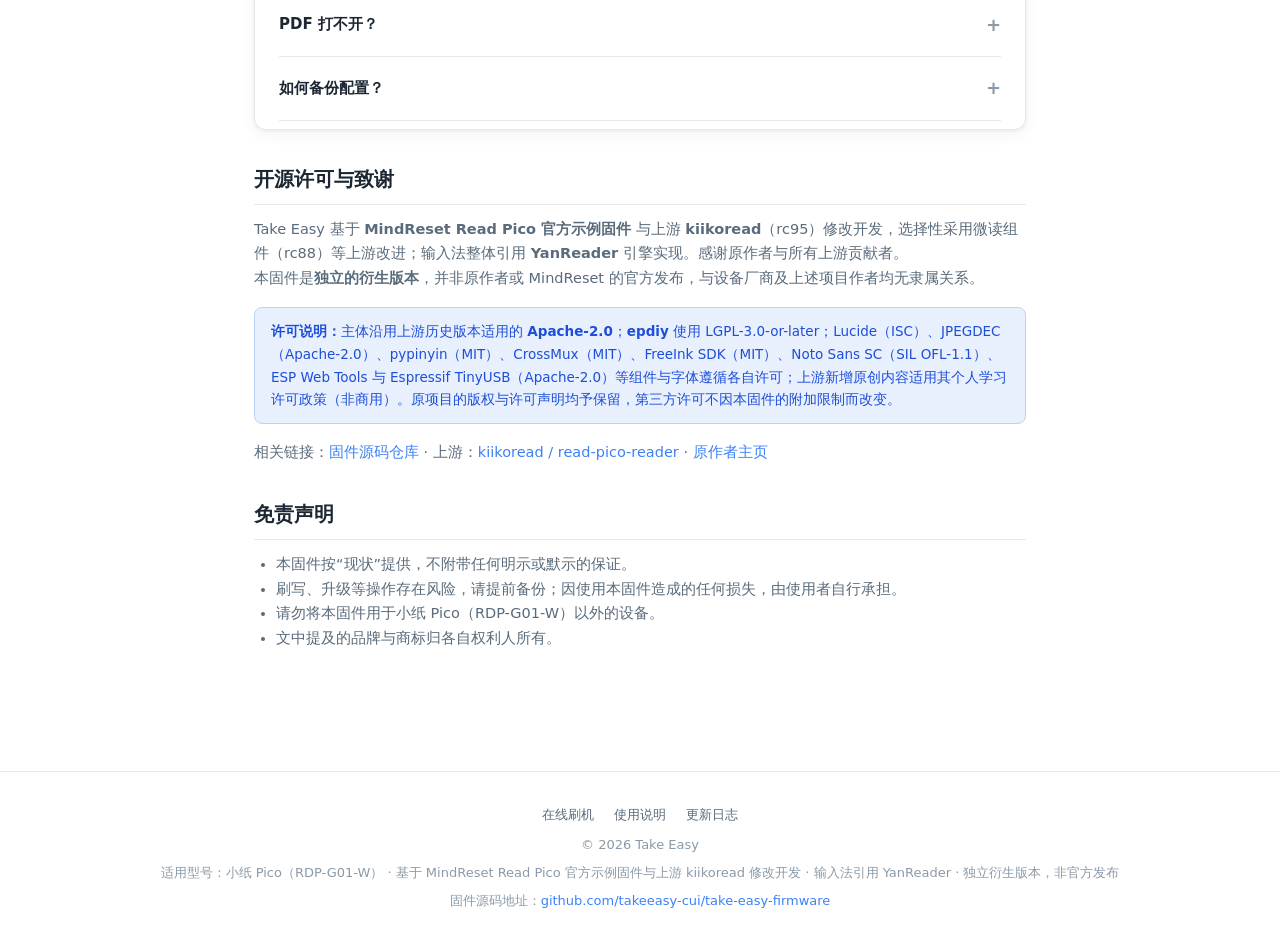
<file: docs/index.html>
<!DOCTYPE html>
<html lang="zh-CN">
<head>
  <meta charset="UTF-8" />
  <meta name="viewport" content="width=device-width, initial-scale=1" />
  <title>使用说明 · Take Easy</title>
  <link rel="icon" type="image/png" href="../assets/icons/fox-32.png" />
  <link rel="stylesheet" href="../assets/css/style.css" />
</head>
<body>

  <nav class="nav">
    <div class="nav-inner">
      <a class="nav-brand" href="../"><img src="../assets/icons/fox-logo.png" alt="Take Easy 图标" style="height:24px;width:auto;" /><span>Take Easy</span></a>
      <div class="nav-links">
        <a href="../">主页</a>
        <a href="../changelog/">更新日志</a>
        <a class="btn btn-primary" href="../install/">在线刷机</a>
      </div>
    </div>
  </nav>

  <div class="container doc" style="max-width:820px;padding-bottom:64px;">
    <h1>Take Easy 使用说明</h1>
    <p style="color:var(--text-3);font-size:13px;">适用设备：小纸 Pico（RDP-G01-W） · 写作中，请根据实际功能补充各章节</p>

    <h2>开始前，说清楚这几件事</h2>
    <div class="notice danger">
      <div>
        <b>设备与风险：</b>本固件仅适用于小纸 Pico（RDP-G01-W）。刷写属自主操作，存在风险；操作前请备份重要数据，刷入非官方固件可能影响原厂保修。
      </div>
    </div>
    <div class="notice info">
      <div>
        <b>两种刷机方式选哪个？</b>第一次安装或修复系统，用<a href="../install/">网页在线刷机</a>的「完整安装」；已在使用本固件，用「固件升级」或 TF 卡升级，均保留数据。
      </div>
    </div>

    <h2>快速上手</h2>
    <ol>
      <li>准备一张 <b>FAT32</b> 格式的 TF 卡，插入设备。</li>
      <li>用 USB 数据线连接电脑，打开 <a href="../install/">在线刷机</a> 页写入固件。</li>
      <li>把 EPUB / TXT 放入 TF 卡 <code>Books/</code> 目录，把字体放入 <code>Fonts/</code> 目录。</li>
      <li>重启设备，在书库中打开一本书即可阅读。</li>
    </ol>

    <h2>传书方式</h2>
    <table>
      <tr><th>方式</th><th>步骤</th></tr>
      <tr><td>Wi-Fi 传书</td><td>设备开启 Wi-Fi 传书 → 手机/电脑连接同一网络 → 浏览器打开设备显示的地址 → 上传文件</td></tr>
      <tr><td>USB 传输</td><td>设备开启 USB 文件传输 → 电脑直接复制文件到 TF 卡目录</td></tr>
      <tr><td>读卡器</td><td>取出 TF 卡，用读卡器在电脑上复制文件</td></tr>
    </table>

    <h2>固件升级</h2>
    <p>连接设备，进入<a href="../install/">在线刷机</a>页重新安装即可；安装默认保留设备设置与阅读数据，TF 卡书籍与文件不受影响。</p>

    <h2>目录结构（TF 卡）</h2>
    <pre>TF 卡/
├── Books/       # 书籍（EPUB、TXT）
├── Fonts/       # 字体（TTF / OTF，建议附带许可证）
└── LockScreens/ # 锁屏图片（可选）</pre>

    <h2>按键与操作</h2>
    <table>
      <tr><th>操作</th><th>说明</th></tr>
      <tr><td>轻点正文中部</td><td>打开阅读菜单</td></tr>
      <tr><td>轻点两侧</td><td>上一页 / 下一页</td></tr>
      <tr><td>设置 → 按键自定义</td><td>自定义按键功能</td></tr>
    </table>

    <h2>常见问题</h2>
    <div class="card" style="padding:8px 24px;">
      <details class="faq-item">
        <summary>书里的字显示成方框？</summary>
        <div class="ans">内置字体只含部分常用汉字。请放入一款完整的中文字体到 <code>Fonts/</code> 目录，并在排版菜单中切换。</div>
      </details>
      <details class="faq-item">
        <summary>PDF 打不开？</summary>
        <div class="ans">请查阅你的固件支持格式。复杂、超容量或缺少内嵌中文字体的文档可能无法打开。</div>
      </details>
      <details class="faq-item">
        <summary>如何备份配置？</summary>
        <div class="ans">在设备「设置 → 配置备份」中导出。书籍、字体等文件仍需单独保留在 TF 卡上。</div>
      </details>
    </div>

    <h2>开源许可与致谢</h2>
    <p>Take Easy 基于 <b>MindReset Read Pico 官方示例固件</b> 与上游 <b>kiikoread</b>（rc95）修改开发，选择性采用微读组件（rc88）等上游改进；输入法整体引用 <b>YanReader</b> 引擎实现。感谢原作者与所有上游贡献者。</p>
    <p>本固件是<b>独立的衍生版本</b>，并非原作者或 MindReset 的官方发布，与设备厂商及上述项目作者均无隶属关系。</p>
    <div class="notice info">
      <div>
        <b>许可说明：</b>主体沿用上游历史版本适用的 <b>Apache-2.0</b>；<b>epdiy</b> 使用 LGPL-3.0-or-later；Lucide（ISC）、JPEGDEC（Apache-2.0）、pypinyin（MIT）、CrossMux（MIT）、FreeInk SDK（MIT）、Noto Sans SC（SIL OFL-1.1）、ESP Web Tools 与 Espressif TinyUSB（Apache-2.0）等组件与字体遵循各自许可；上游新增原创内容适用其个人学习许可政策（非商用）。原项目的版权与许可声明均予保留，第三方许可不因本固件的附加限制而改变。
      </div>
    </div>
    <p>相关链接：<a href="https://github.com/takeeasy-cui/take-easy-firmware">固件源码仓库</a> · 上游：<a href="https://github.com/wegooo-cell/read-pico-reader">kiikoread / read-pico-reader</a> · <a href="https://kiikoread.com/">原作者主页</a></p>

    <h2>免责声明</h2>
    <ul>
      <li>本固件按“现状”提供，不附带任何明示或默示的保证。</li>
      <li>刷写、升级等操作存在风险，请提前备份；因使用本固件造成的任何损失，由使用者自行承担。</li>
      <li>请勿将本固件用于小纸 Pico（RDP-G01-W）以外的设备。</li>
      <li>文中提及的品牌与商标归各自权利人所有。</li>
    </ul>
  </div>

  <footer class="footer">
    <div class="links">
      <a href="../install/">在线刷机</a>
      <a href="../docs/">使用说明</a>
      <a href="../changelog/">更新日志</a>
    </div>
    <p>© 2026 Take Easy</p>
    <p style="margin-top:6px;">适用型号：小纸 Pico（RDP-G01-W） · 基于 MindReset Read Pico 官方示例固件与上游 kiikoread 修改开发 · 输入法引用 YanReader · 独立衍生版本，非官方发布</p>
    <p style="margin-top:6px;">固件源码地址：<a href="https://github.com/takeeasy-cui/take-easy-firmware">github.com/takeeasy-cui/take-easy-firmware</a></p>
  </footer>

</body>
</html>
</file>
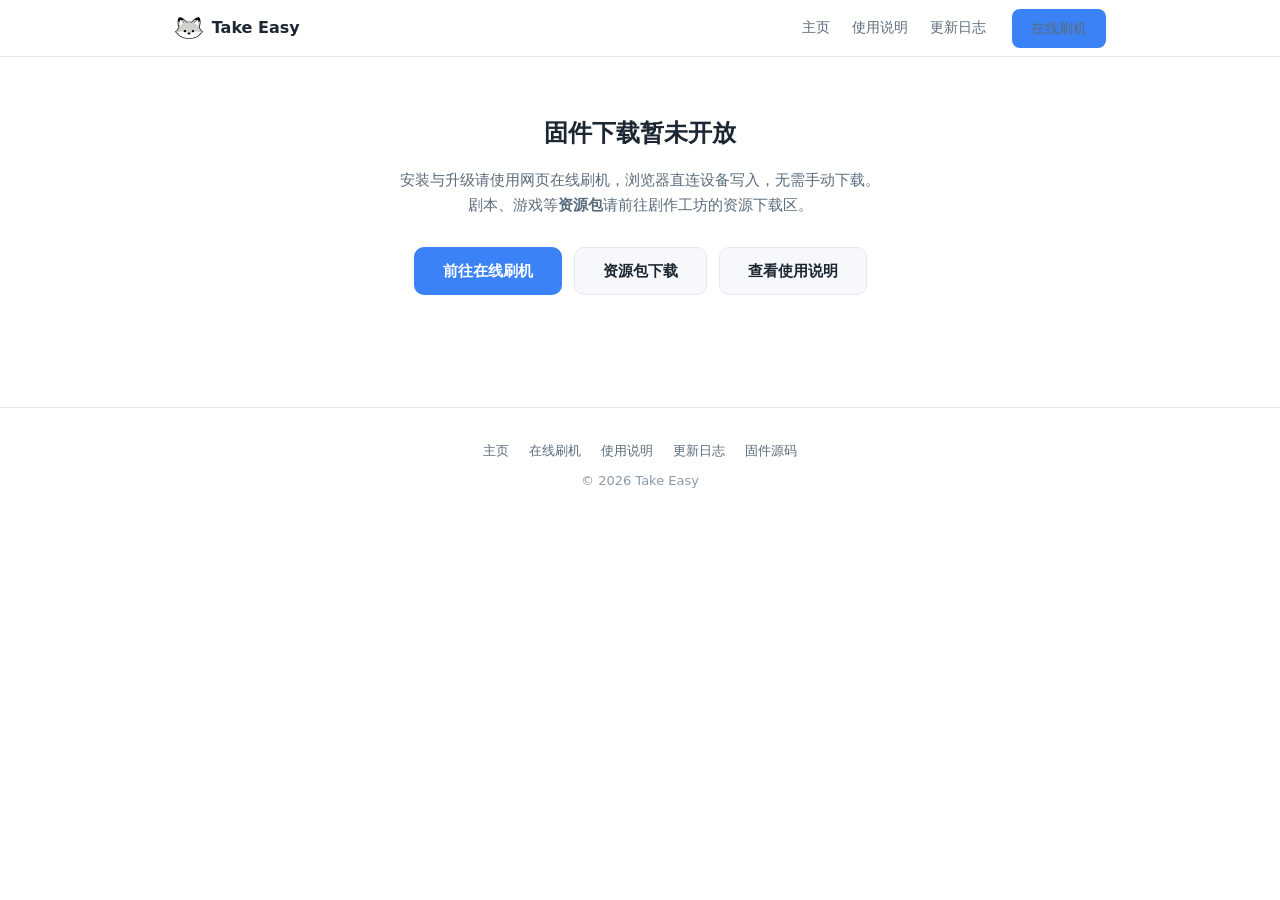
<file: downloads/index.html>
<!DOCTYPE html>
<html lang="zh-CN">
<head>
  <meta charset="UTF-8" />
  <meta name="viewport" content="width=device-width, initial-scale=1" />
  <title>固件下载 · Take Easy</title>
  <meta name="description" content="Take Easy 固件下载暂未开放，请使用网页在线刷机。" />
  <meta name="robots" content="noindex" />
  <link rel="icon" type="image/png" href="../assets/icons/fox-32.png" />
  <link rel="stylesheet" href="../assets/css/style.css" />
</head>
<body>

  <nav class="nav">
    <div class="nav-inner">
      <a class="nav-brand" href="../"><img src="../assets/icons/fox-logo.png" alt="Take Easy 图标" style="height:24px;width:auto;" /><span>Take Easy</span></a>
      <div class="nav-links">
        <a href="../">主页</a>
        <a href="../docs/">使用说明</a>
        <a href="../changelog/">更新日志</a>
        <a class="btn btn-primary" href="../#flash">在线刷机</a>
      </div>
    </div>
  </nav>

  <div class="container" style="padding-top:56px;padding-bottom:64px;max-width:640px;text-align:center;">
    <h1 style="font-size:24px;font-weight:800;">固件下载暂未开放</h1>
    <p style="color:var(--text-2);margin:14px 0 28px;">安装与升级请使用网页在线刷机，浏览器直连设备写入，无需手动下载。<br />剧本、游戏等<b>资源包</b>请前往剧作工坊的资源下载区。</p>
    <div style="display:flex;gap:12px;justify-content:center;flex-wrap:wrap;">
      <a class="btn btn-primary btn-lg" href="../#flash">前往在线刷机</a>
      <a class="btn btn-ghost btn-lg" href="../workshop/#resources">资源包下载</a>
      <a class="btn btn-ghost btn-lg" href="../docs/">查看使用说明</a>
    </div>
  </div>

  <footer class="footer">
    <div class="links">
      <a href="../">主页</a>
      <a href="../install/">在线刷机</a>
      <a href="../docs/">使用说明</a>
      <a href="../changelog/">更新日志</a>
      <a href="https://github.com/takeeasy-cui/take-easy-firmware">固件源码</a>
    </div>
    <p>© 2026 Take Easy</p>
  </footer>

</body>
</html>
</file>
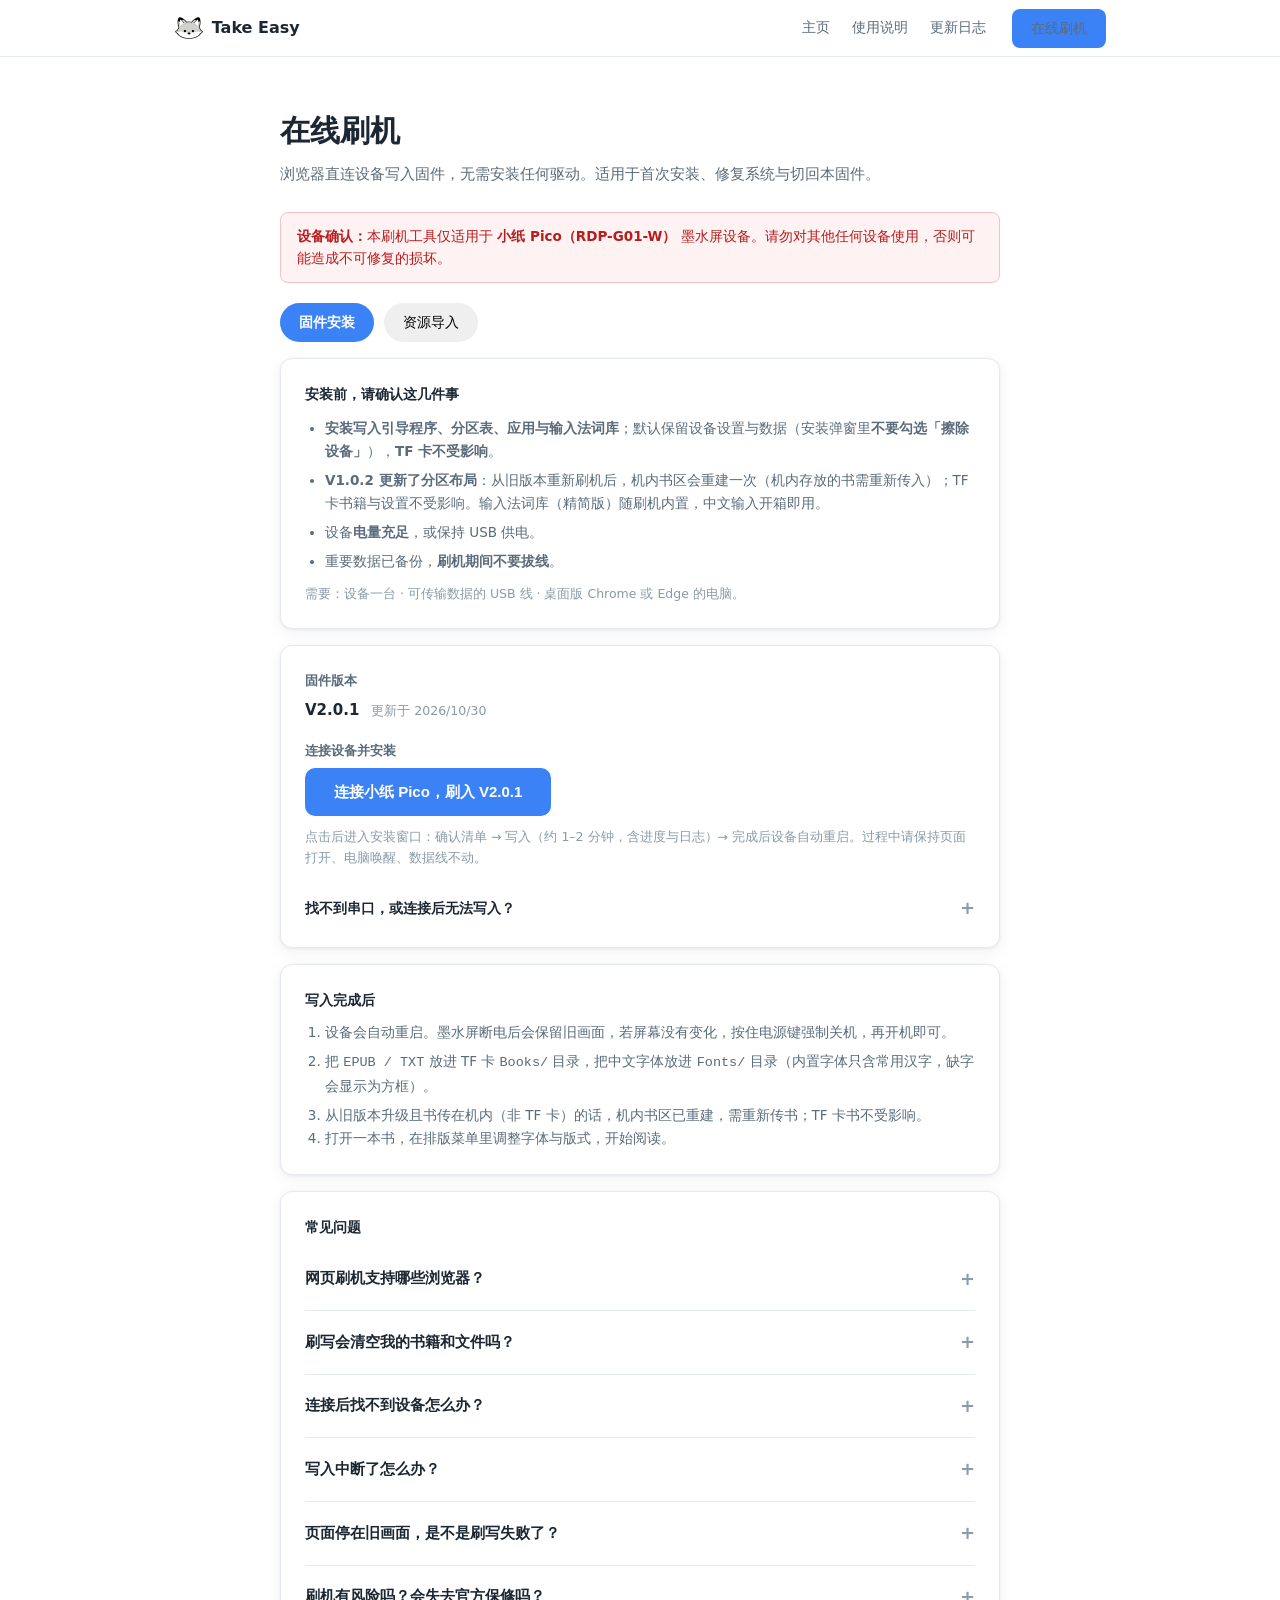
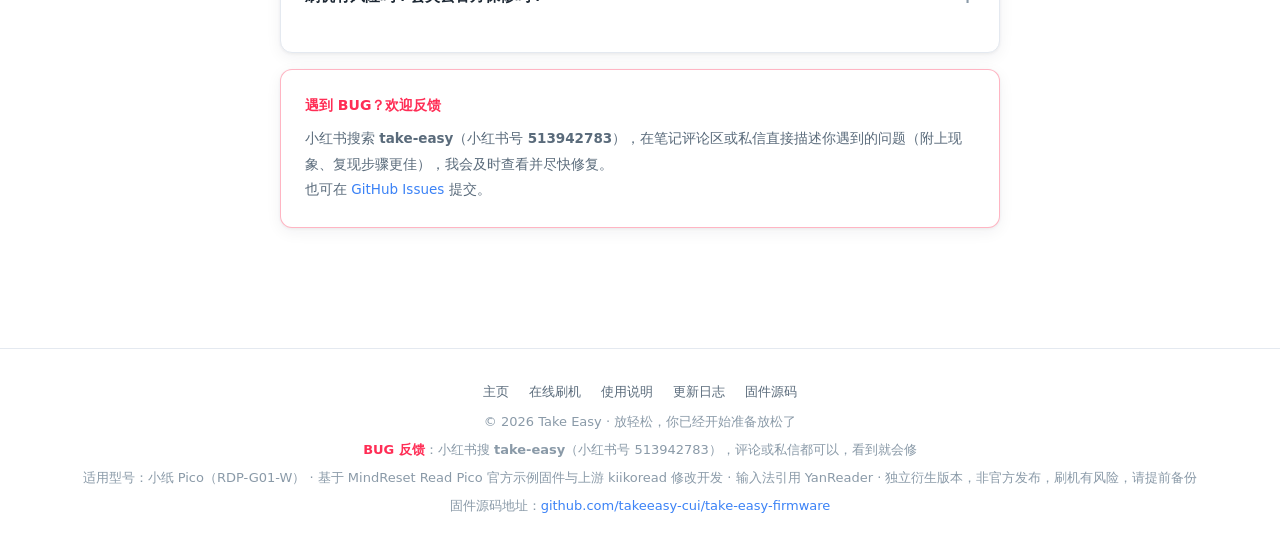
<file: install/index.html>
<!DOCTYPE html>
<html lang="zh-CN">
<head>
  <meta charset="UTF-8" />
  <meta name="viewport" content="width=device-width, initial-scale=1" />
  <title>在线刷机 · Take Easy</title>
  <meta name="description" content="Take Easy 在线刷机，在浏览器中直接写入固件与输入法词库（随刷机内置），无需安装任何驱动。仅适用于小纸 Pico（RDP-G01-W）。" />
  <link rel="icon" type="image/png" href="../assets/icons/fox-32.png" />
  <link rel="stylesheet" href="../assets/css/style.css?v=1.0.1" />
  <script src="../installer-bridge.js?v=1.0.1"></script>
  <script src="../flasher-integrity.js?v=20261031" defer></script>
  <script type="module" src="../vendor/web/install-button.js"></script>
</head>
<body>

  <nav class="nav">
    <div class="nav-inner">
      <a class="nav-brand" href="../"><img src="../assets/icons/fox-logo.png" alt="Take Easy 图标" style="height:24px;width:auto;" /><span>Take Easy</span></a>
      <div class="nav-links">
        <a href="../">主页</a>
        <a href="../docs/">使用说明</a>
        <a href="../changelog/">更新日志</a>
        <a class="btn btn-primary" href="../#flash">在线刷机</a>
      </div>
    </div>
  </nav>

  <div class="flash-wrap container">
    <h1 style="font-size:30px;font-weight:800;margin-bottom:6px;">在线刷机</h1>
    <p style="color:var(--text-2);margin-bottom:24px;">浏览器直连设备写入固件，无需安装任何驱动。适用于首次安装、修复系统与切回本固件。</p>

    <!-- 设备专用提示 -->
    <div class="notice danger">
      <div>
        <b>设备确认：</b>本刷机工具仅适用于 <b>小纸 Pico（RDP-G01-W）</b> 墨水屏设备。请勿对其他任何设备使用，否则可能造成不可修复的损坏。
      </div>
    </div>

    <!-- 标签栏：固件安装 / 资源导入 -->
    <div style="display:flex;gap:10px;margin:20px 0 0;flex-wrap:wrap;" role="tablist">
      <button type="button" class="btn btn-primary" id="tab-fw-btn" data-tab="fw" style="border-radius:999px;font-weight:700;">固件安装</button>
      <button type="button" class="btn" id="tab-res-btn" data-tab="res" style="border-radius:999px;font-weight:500;">资源导入</button>
    </div>

    <!-- ============ 标签一：固件安装 ============ -->
    <section id="tab-fw">
      <div class="card" style="margin-top:16px;">
        <label style="font-weight:700;font-size:14px;display:block;margin-bottom:10px;">安装前，请确认这几件事</label>
        <ul style="padding-left:20px;color:var(--text-2);font-size:13.5px;margin:0;">
          <li style="margin-bottom:6px;"><b>安装写入引导程序、分区表、应用与输入法词库</b>；默认保留设备设置与数据（安装弹窗里<b>不要勾选「擦除设备」</b>），<b>TF 卡不受影响</b>。</li>
          <li style="margin-bottom:6px;"><b>V1.0.2 更新了分区布局</b>：从旧版本重新刷机后，机内书区会重建一次（机内存放的书需重新传入）；TF 卡书籍与设置不受影响。输入法词库（精简版）随刷机内置，中文输入开箱即用。</li>
          <li style="margin-bottom:6px;">设备<b>电量充足</b>，或保持 USB 供电。</li>
          <li>重要数据已备份，<b>刷机期间不要拔线</b>。</li>
        </ul>
        <p style="font-size:12.5px;color:var(--text-3);margin-top:10px;">需要：设备一台 · 可传输数据的 USB 线 · 桌面版 Chrome 或 Edge 的电脑。</p>
      </div>

      <!-- 在线安装 -->
      <div class="card" style="margin-top:16px;">
        <div class="field">
          <label>固件版本</label>
          <div style="display:flex;gap:12px;align-items:baseline;flex-wrap:wrap;">
            <b id="fw-version" style="font-size:15px;">读取中…</b>
            <span id="fw-updated" style="font-size:12.5px;color:var(--text-3);"></span>
          </div>
        </div>
        <div class="field" style="margin-bottom:0;">
          <label>连接设备并安装</label>
          <esp-web-install-button id="flash-installer" hidden manifest="../firmware/manifest.json">
            <button slot="activate" class="btn btn-primary btn-lg" type="button">连接小纸 Pico，开始刷机</button>
          </esp-web-install-button>
          <div id="flash-help" style="font-size:13.5px;color:var(--text-3);margin-top:8px;line-height:1.8;">
            <strong id="flash-help-title">正在加载刷机按钮…</strong>
            <p style="margin:6px 0 0;">请在电脑上使用 Chrome 或 Edge 打开本页；用数据线连接墨水屏后点击连接，在弹窗选择设备串口。</p>
          </div>
          <p style="font-size:12.5px;color:var(--text-3);margin-top:10px;">
            点击后进入安装窗口：确认清单 → 写入（约 1–2 分钟，含进度与日志）→ 完成后设备自动重启。过程中请保持页面打开、电脑唤醒、数据线不动。
          </p>
          <details class="faq-item" style="border-bottom:none;padding-bottom:0;margin-top:8px;">
            <summary style="font-size:13.5px;">找不到串口，或连接后无法写入？</summary>
            <div class="ans" style="font-size:13px;">
              先唤醒设备并保持 USB 连接；退出设备的 USB 读卡模式，关闭占用串口的其他程序（串口监视器、其他浏览器标签等）。仍未解决时，在设备「设置 → 升级和恢复」进入 BOOT 模式，再重新连接。也可以换一根支持数据传输的 USB 线、换一个 USB 接口后重试。
            </div>
          </details>
        </div>
      </div>

      <!-- 完成后 -->
      <div class="card" style="margin-top:16px;">
        <label style="font-weight:700;font-size:14px;display:block;margin-bottom:8px;">写入完成后</label>
        <ol style="padding-left:20px;color:var(--text-2);font-size:13.5px;margin:0;">
          <li style="margin-bottom:6px;">设备会自动重启。墨水屏断电后会保留旧画面，若屏幕没有变化，按住电源键强制关机，再开机即可。</li>
          <li style="margin-bottom:6px;">把 <code>EPUB / TXT</code> 放进 TF 卡 <code>Books/</code> 目录，把中文字体放进 <code>Fonts/</code> 目录（内置字体只含常用汉字，缺字会显示为方框）。</li>
          <li>从旧版本升级且书传在机内（非 TF 卡）的话，机内书区已重建，需重新传书；TF 卡书不受影响。</li>
          <li>打开一本书，在排版菜单里调整字体与版式，开始阅读。</li>
        </ol>
      </div>
    </section>

    <!-- ============ 标签二：资源导入 ============ -->
    <section id="tab-res" hidden>
      <div class="card" style="margin-top:16px;">
        <label style="font-weight:700;font-size:14px;display:block;margin-bottom:10px;">关于资源导入</label>
        <ul style="padding-left:20px;color:var(--text-2);font-size:13.5px;margin:0;">
          <li style="margin-bottom:6px;">资源包＝剧本与游戏内容（对话游戏 / 互动小说 / 步步高游戏），存放在 TF 卡的 <code>games</code> 文件夹；导入只是往卡里拷文件，<b>不动固件、书籍与任何设置</b>。</li>
          <li style="margin-bottom:6px;">两种方式任选：设备 <b>USB 读卡</b>（数据线直连，免拔卡）或 <b>读卡器</b>（拔 TF 卡插电脑）。所有包 zip <b>原样拷入，全部免解压</b>。</li>
          <li>标注「需 v2.0」的包在旧固件上无法正常游玩，请先在「固件安装」标签升级（伏魔记建议 v2.0.1+，列表中文名显示已优化）。</li>
        </ul>
      </div>

      <!-- 官方资源包 -->
      <div class="card" style="margin-top:16px;">
        <label style="font-weight:700;font-size:14px;display:block;margin-bottom:4px;">官方资源包</label>
        <p style="font-size:12.5px;color:var(--text-3);margin:0 0 6px;">点「下载」存到电脑 ，再按下方步骤拷进 TF 卡。</p>
        <div style="display:flex;justify-content:space-between;align-items:center;gap:14px;flex-wrap:wrap;padding:10px 0;">
          <div style="flex:1;min-width:240px;">
            <div style="font-weight:700;font-size:14.5px;">檐下谣 <span class="badge badge-blue" style="margin-left:6px;">对话游戏 · 推理</span></div>
            <div style="font-size:12.5px;color:var(--text-3);margin-top:4px;">乡土悬疑：12 线索 · 信任晋升 · 6 结局 · 二周目专属台词 · 约 1.0 MB · <b>需 v2.0</b></div>
          </div>
          <a class="btn btn-primary" href="../firmware/resources/text-yanxiayao.zip" download>下载</a>
        </div>
        <div style="border-top:1px dashed rgba(0,0,0,.08);margin:4px 0;"></div>
        <div style="display:flex;justify-content:space-between;align-items:center;gap:14px;flex-wrap:wrap;padding:10px 0;">
          <div style="flex:1;min-width:240px;">
            <div style="font-weight:700;font-size:14.5px;">明末风云 · 崇祯线 <span class="badge badge-blue" style="margin-left:6px;">对话游戏 · 历史</span></div>
            <div style="font-size:12.5px;color:var(--text-3);margin-top:4px;">大明最后六年：五阵营抉择 · 141 场景 · 四类结局 · 约 1.5 MB · 1.0.4 起可玩</div>
          </div>
          <a class="btn btn-primary" href="../firmware/resources/text-mingmo.zip" download>下载</a>
        </div>
        <div style="border-top:1px dashed rgba(0,0,0,.08);margin:4px 0;"></div>
        <div style="display:flex;justify-content:space-between;align-items:center;gap:14px;flex-wrap:wrap;padding:10px 0;">
          <div style="flex:1;min-width:240px;">
            <div style="font-weight:700;font-size:14.5px;">重返十七岁 <span class="badge badge-blue" style="margin-left:6px;">对话游戏 · 校园</span></div>
            <div style="font-size:12.5px;color:var(--text-3);margin-top:4px;">MIT 开源 AVG 移植：22 昼夜背景 + 38 立绘墨水屏重制 · 约 5.1 MB · 1.0.4 起可玩</div>
          </div>
          <a class="btn btn-primary" href="../firmware/resources/text-17sui.zip" download>下载</a>
        </div>
        <div style="border-top:1px dashed rgba(0,0,0,.08);margin:4px 0;"></div>
        <div style="display:flex;justify-content:space-between;align-items:center;gap:14px;flex-wrap:wrap;padding:10px 0;">
          <div style="flex:1;min-width:240px;">
            <div style="font-weight:700;font-size:14.5px;">画皮 <span class="badge badge-green" style="margin-left:6px;">互动小说 · 聊斋</span></div>
            <div style="font-size:12.5px;color:var(--text-3);margin-top:4px;">聊斋经典改编：书页排版 · 章末抉择 · 约 6 KB · 1.0.5 起可玩</div>
          </div>
          <a class="btn btn-primary" href="../firmware/resources/novel-huapi.zip" download>下载</a>
        </div>
        <div style="border-top:1px dashed rgba(0,0,0,.08);margin:4px 0;"></div>
        <div style="display:flex;justify-content:space-between;align-items:center;gap:14px;flex-wrap:wrap;padding:10px 0;">
          <div style="flex:1;min-width:240px;">
            <div style="font-weight:700;font-size:14.5px;">伏魔记 <span class="badge" style="margin-left:6px;background:rgba(88,86,214,.12);color:#4b49c9;">步步高移植 · RPG</span></div>
            <div style="font-size:12.5px;color:var(--text-3);margin-top:4px;">步步高词典经典 RPG 原生移植：剧情/战斗/装备/存档全套 · 约 315 KB · <b>需 v2.0</b></div>
          </div>
          <a class="btn btn-primary" href="../firmware/resources/bbk-fmj.zip" download>下载</a>
        </div>
      </div>

      <!-- 导入步骤 -->
      <div class="card" style="margin-top:16px;">
        <label style="font-weight:700;font-size:14px;display:block;margin-bottom:8px;">方式一 · USB 读卡（免拔卡，推荐）</label>
        <ol style="padding-left:20px;color:var(--text-2);font-size:13.5px;margin:0;line-height:1.9;">
          <li>用数据线连接设备与电脑（普通数据线即可，不需要浏览器参与导入）。</li>
          <li>设备上进入 <b>传输 → USB 读卡</b>，电脑会弹出一个 U 盘。</li>
          <li>打开 U 盘里的 <code>games</code> 文件夹（没有就新建一个）。</li>
          <li>把下载好的 zip <b>原样拷进去（全部免解压）</b>；重复拷入同名包会覆盖为最新版。早期拷过解压版 bbk-fmj 文件夹的可改用 zip，两条内容一样（列表会显示两条，删掉旧的即可）。</li>
          <li>安全弹出 U 盘并拔线，回到设备「应用 → 文绎 / 步步高游戏」即可看到。</li>
        </ol>
        <details class="faq-item" style="margin-top:10px;">
          <summary style="font-size:13.5px;">读卡模式打不开，或电脑上不出现 U 盘？</summary>
          <div class="ans" style="font-size:13px;">先正常退出读卡模式重进一次；仍不行时把 TF 卡取出重插再试；设备浅睡唤醒（按一下电源键）后重连；最后再试重启设备。读卡模式与浏览器互不干扰，两个可以同时开。</div>
        </details>
      </div>

      <div class="card" style="margin-top:16px;">
        <label style="font-weight:700;font-size:14px;display:block;margin-bottom:8px;">方式二 · 读卡器</label>
        <ol style="padding-left:20px;color:var(--text-2);font-size:13.5px;margin:0;line-height:1.9;">
          <li>关机后取出 TF 卡，装进读卡器插到电脑。</li>
          <li>打开卡里的 <code>games</code> 文件夹（没有就新建一个），把 zip 原样拷入（全部免解压）。</li>
          <li>把卡装回设备开机，「应用 → 文绎 / 步步高游戏」即可看到。</li>
        </ol>
        <p style="font-size:12.5px;color:var(--text-3);margin:10px 0 0;">无论哪种方式，导入完成后卡的其余内容（书籍、字体、存档）都不受影响；重复拷入同名包会直接覆盖为最新版。</p>
      </div>
    </section>

    <!-- 常见问题 -->
    <div class="card" style="margin-top:16px;">
      <label style="font-weight:700;font-size:14px;display:block;margin-bottom:8px;">常见问题</label>
      <details class="faq-item">
        <summary>网页刷机支持哪些浏览器？</summary>
        <div class="ans">桌面版 Chrome 或 Edge。网页刷机依赖 Web Serial API，Safari、Firefox 与手机浏览器暂不支持。</div>
      </details>
      <details class="faq-item">
        <summary>刷写会清空我的书籍和文件吗？</summary>
        <div class="ans">刷写只写入设备闪存，不处理 TF 卡，书籍与文件不受影响。安装弹窗里不勾选「擦除设备」时，设备内的设置与阅读数据也保持不变；勾选擦除则清空设备内部数据（TF 卡仍不受影响）。V1.0.2 起分区布局更新：从旧版本重新刷机后，机内书区会重建一次，机内存放的书需重新传入；TF 卡书籍与全部设置不受影响。</div>
      </details>
      <details class="faq-item">
        <summary>连接后找不到设备怎么办？</summary>
        <div class="ans">确认使用可传输数据的 USB 线，退出 USB 读卡模式，关闭占用串口的其他程序；在设备「设置 → 升级和恢复」进入 BOOT 模式后再连接。</div>
      </details>
      <details class="faq-item">
        <summary>写入中断了怎么办？</summary>
        <div class="ans">保持供电，重新连接并再安装一次。无法连接时，按上方说明进入 BOOT 模式，再重新选择串口刷写。</div>
      </details>
      <details class="faq-item">
        <summary>页面停在旧画面，是不是刷写失败了？</summary>
        <div class="ans">电子纸会保留旧画面，以安装窗口的进度为准。若设备按键毫无反应（偶发是重启时停在烧录待命模式），<b>拔掉 USB 线重新插上</b>即可恢复正常启动；必要时长按电源键强制重启。</div>
      </details>
      <details class="faq-item" style="border-bottom:none;">
        <summary>刷机有风险吗？会失去官方保修吗？</summary>
        <div class="ans">刷写属自主操作，存在一定风险；写入前请备份重要数据。刷入非官方固件可能影响原厂保修，请自行斟酌。TF 卡上的书籍与文件不受影响。</div>
      </details>
    </div>

    <!-- BUG 反馈 -->
    <div class="card" style="margin-top:16px;border:1px solid rgba(255,44,85,.35);">
      <label style="font-weight:700;font-size:14px;display:block;margin-bottom:8px;color:#ff2d55;">遇到 BUG？欢迎反馈</label>
      <p style="margin:0;font-size:13.5px;color:var(--text-2);line-height:1.9;">
        小红书搜索 <b>take-easy</b>（小红书号 <b>513942783</b>），在笔记评论区或私信直接描述你遇到的问题（附上现象、复现步骤更佳），我会及时查看并尽快修复。<br>也可在 <a href="https://github.com/takeeasy-cui/take-easy-firmware/issues">GitHub Issues</a> 提交。
      </p>
    </div>
  </div>

  <footer class="footer">
    <div class="links">
      <a href="../">主页</a>
      <a href="../install/">在线刷机</a>
      <a href="../docs/">使用说明</a>
      <a href="../changelog/">更新日志</a>
      <a href="https://github.com/takeeasy-cui/take-easy-firmware">固件源码</a>
    </div>
    <p>© 2026 Take Easy · 放轻松，你已经开始准备放松了</p>
    <p style="margin-top:6px;"><b style="color:#ff2d55;">BUG 反馈</b>：小红书搜 <b>take-easy</b>（小红书号 513942783），评论或私信都可以，看到就会修</p>
    <p style="margin-top:6px;">适用型号：小纸 Pico（RDP-G01-W） · 基于 MindReset Read Pico 官方示例固件与上游 kiikoread 修改开发 · 输入法引用 YanReader · 独立衍生版本，非官方发布，刷机有风险，请提前备份</p>
    <p style="margin-top:6px;">固件源码地址：<a href="https://github.com/takeeasy-cui/take-easy-firmware">github.com/takeeasy-cui/take-easy-firmware</a></p>
  </footer>

  <script>
    (() => {
      /* ---- 标签切换 ---- */
      const tabs = { fw: document.getElementById("tab-fw"), res: document.getElementById("tab-res") };
      const buttons = [document.getElementById("tab-fw-btn"), document.getElementById("tab-res-btn")];
      const selectTab = key => {
        for (const name in tabs) tabs[name].hidden = name !== key;
        for (const btn of buttons) {
          const active = btn.dataset.tab === key;
          btn.classList.toggle("btn-primary", active);
          btn.style.fontWeight = active ? "700" : "500";
        }
        history.replaceState(null, "", "#" + key);
        window.scrollTo({top: 0});
      };
      for (const btn of buttons) btn.addEventListener("click", () => selectTab(btn.dataset.tab));
      /* 2026-10-30：首页「资源导入」按钮深链接 install/#res 直达本标签；标签可分享。 */
      selectTab(location.hash === "#res" ? "res" : "fw");
      window.addEventListener("hashchange", () => selectTab(location.hash === "#res" ? "res" : "fw"));

      /* ---- 浏览器/串口能力检测 ---- */
      let installer = document.getElementById("flash-installer");
      const help = document.getElementById("flash-help");
      const title = document.getElementById("flash-help-title");
      const versionEl = document.getElementById("fw-version");
      const updatedEl = document.getElementById("fw-updated");
      let serialReady = false, manifestReady = false;
      if (location.protocol === "file:") {
        title.textContent = "本地预览无法刷机，请访问线上刷机页。";
        return;
      }
      const showInstaller = () => {
        installer.hidden = !(serialReady && manifestReady);
        help.hidden = serialReady && manifestReady;
      };
      const setupInstaller = (element, helpEl, titleEl) => {
        if (!("serial" in navigator)) return;
        titleEl.textContent = "正在加载安装按钮…";
        const timer = setTimeout(() => {
          if (element.hidden) titleEl.textContent = "安装按钮未能加载，请刷新页面后重试。";
        }, 5000);
        customElements.whenDefined("esp-web-install-button").then(() => {
          clearTimeout(timer);
          serialReady = true;
          showInstaller();
        });
      };
      if (!window.isSecureContext) {
        title.textContent = "请使用 HTTPS 打开的刷机页。";
      } else if (!("serial" in navigator)) {
        title.textContent = "当前浏览器无法连接串口，请使用电脑版 Chrome 或 Edge。";
      } else {
        setupInstaller(installer, help, title);
      }

      /* ---- 固件清单：版本显示 + 校验快照绑定 ---- */
      (async () => {
        try {
          const manifestURL = new URL("../firmware/manifest.json", document.baseURI).href;
          const response = await fetch(manifestURL, {cache: "no-store"});
          if (!response.ok) throw new Error("Release unavailable");
          const manifest = await response.json();
          versionEl.textContent = "V" + manifest.version;
          const published = new Date(manifest.updated_at);
          if (Number.isFinite(published.getTime()))
            updatedEl.textContent = "更新于 " + new Intl.DateTimeFormat("zh-CN", {timeZone: "Asia/Shanghai", year: "numeric", month: "2-digit", day: "2-digit"}).format(published);
          // 与 kiikoread 同构：克隆重建安装器，绑定校验快照与绝对清单地址
          const next = installer.cloneNode(true);
          next.manifest = manifestURL;
          next.setAttribute("manifest", manifestURL);
          next.prepareManifest = () => window.TakeEasyFlasher.prepare(manifest, manifestURL);
          next.querySelector("button").textContent = "连接小纸 Pico，刷入 V" + manifest.version;
          installer.replaceWith(next);
          installer = next;
          manifestReady = true;
          showInstaller();
        } catch (error) {
          versionEl.textContent = "版本信息读取失败，请刷新页面重试";
        }
      })();
    })();
  </script>
</body>
</html>
</file>
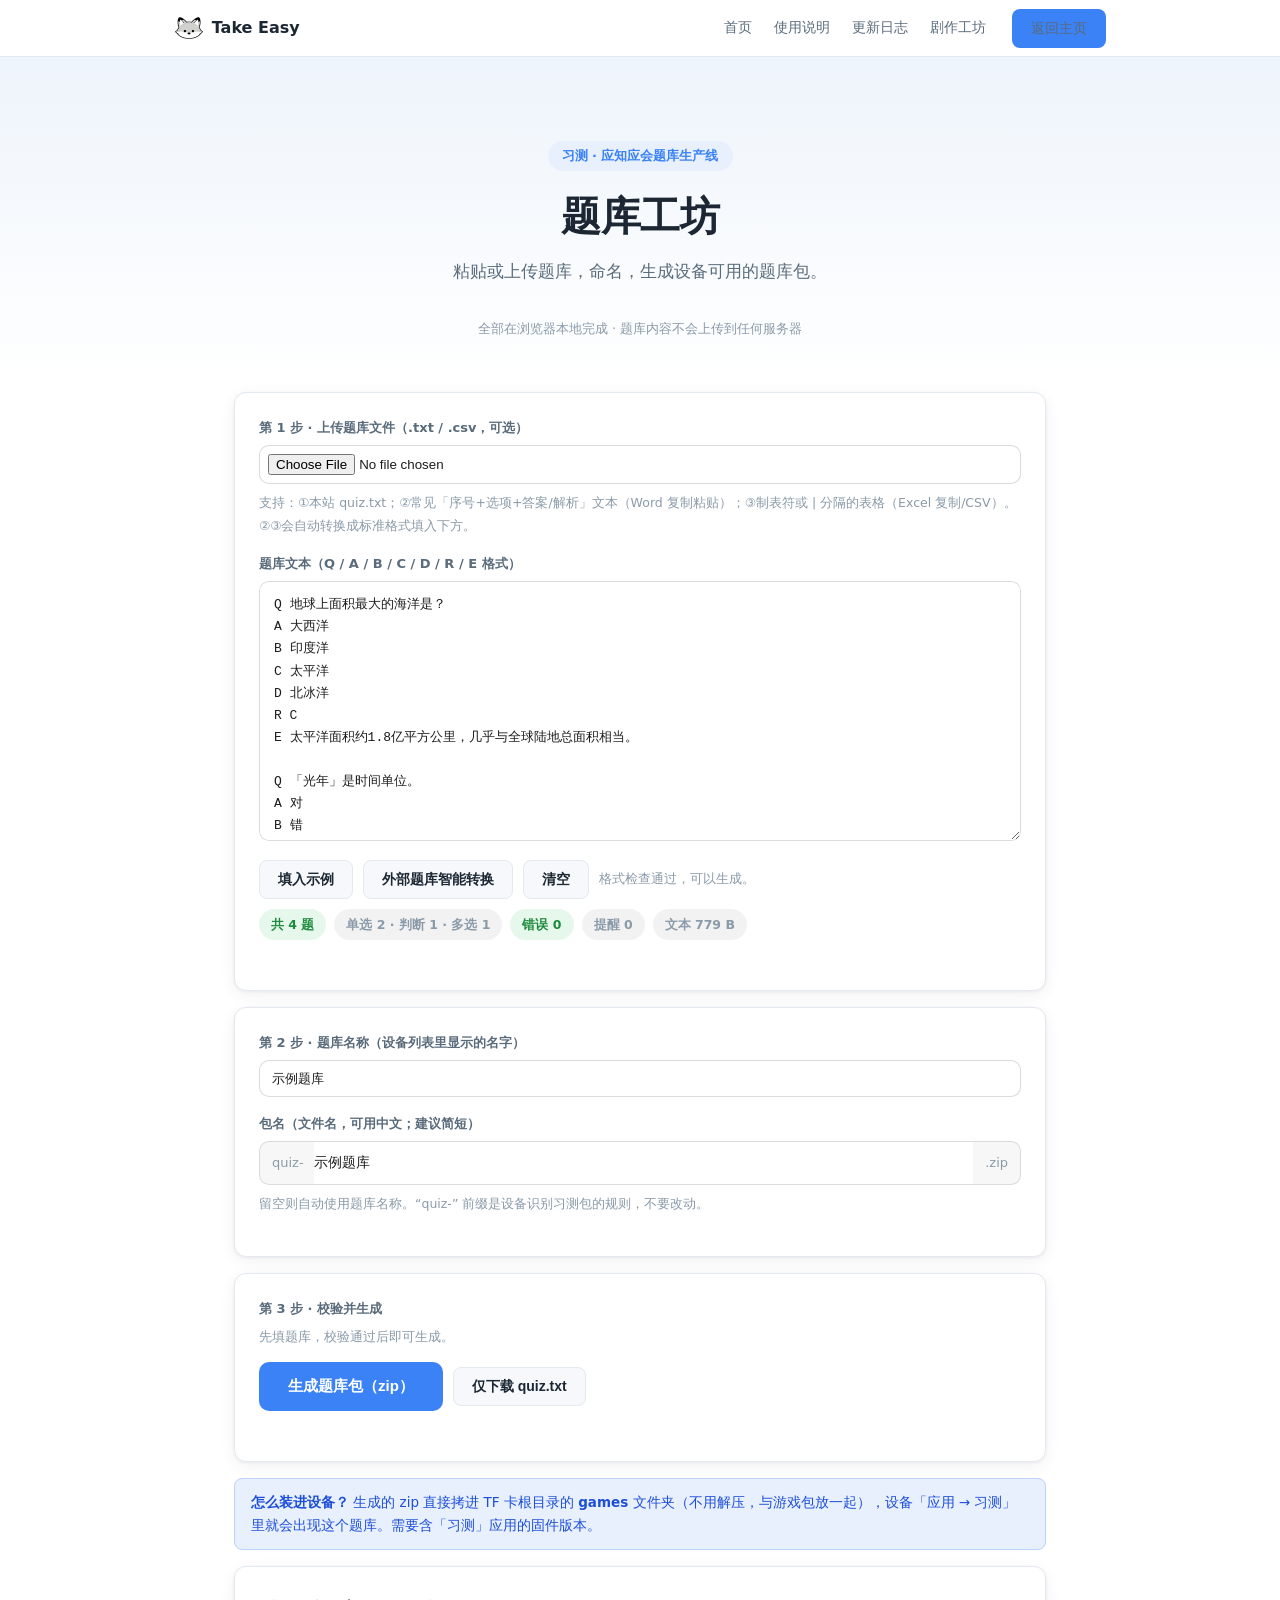
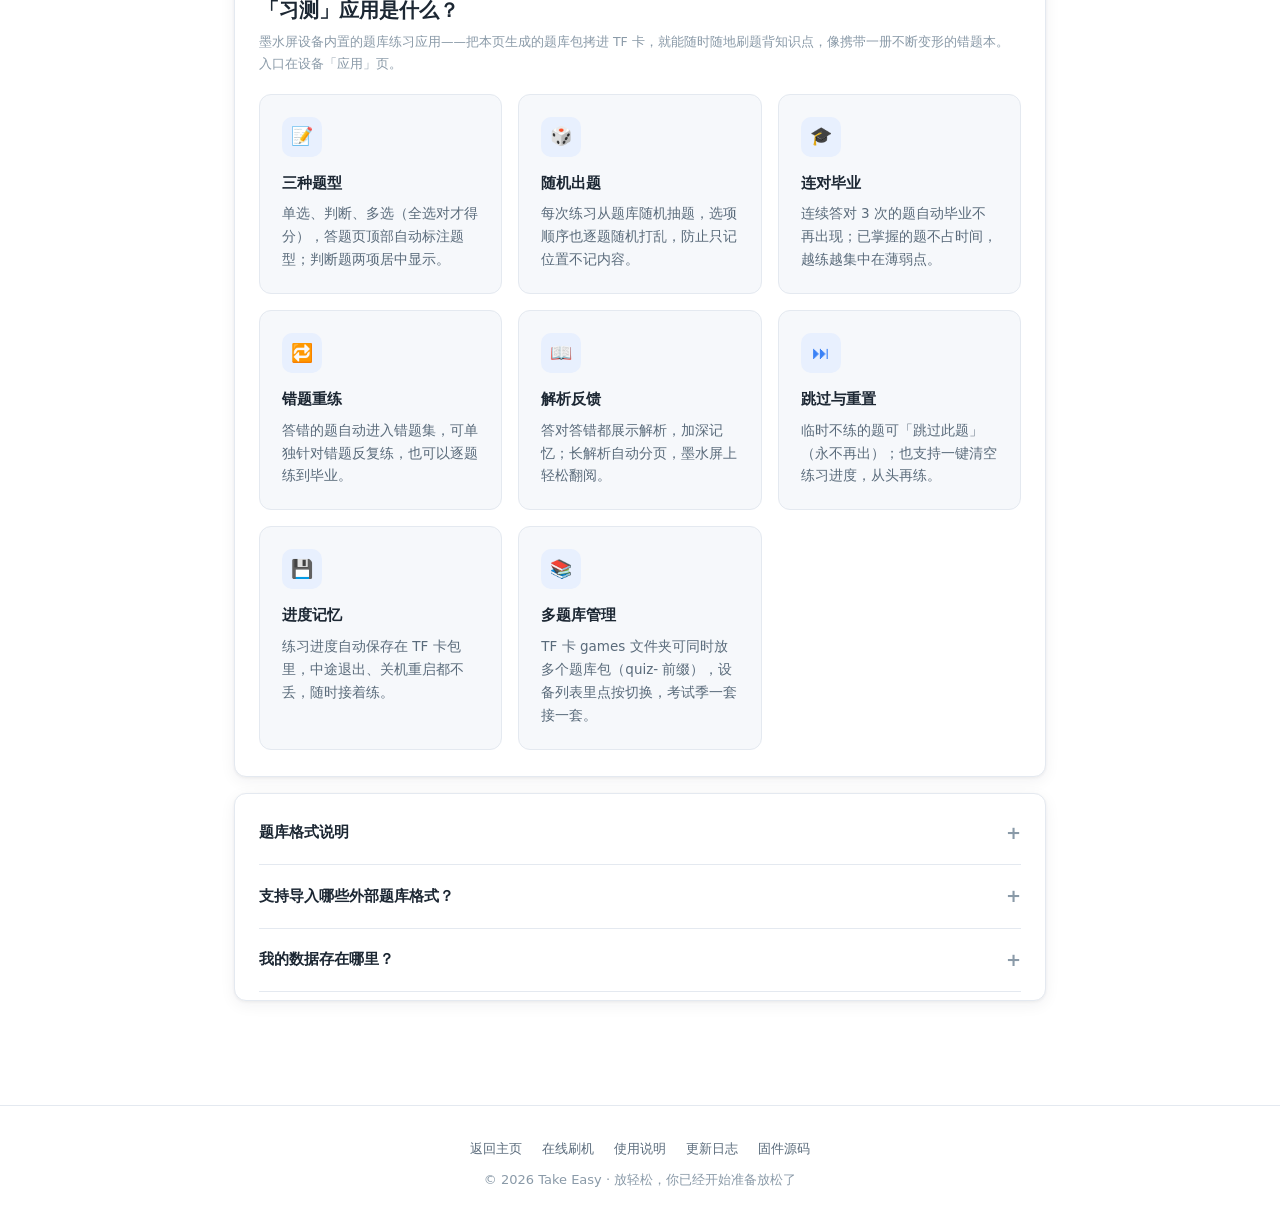
<file: quiz/index.html>
<!DOCTYPE html>
<html lang="zh-CN">
<head>
  <meta charset="UTF-8" />
  <meta name="viewport" content="width=device-width, initial-scale=1" />
  <title>题库工坊 · Take Easy</title>
  <meta name="description" content="Take Easy 习测题库工坊：上传题库文本、命名，一键生成设备可用的题库包 zip。" />
  <link rel="icon" type="image/png" href="../assets/icons/fox-32.png" />
  <link rel="stylesheet" href="../assets/css/style.css?v=1.0.1" />
  <style>
    /* 工坊页专用补充样式（沿用站点卡片/配色语言） */
    .qz-textarea{width:100%;min-height:260px;padding:12px 14px;font:13px/1.7 ui-monospace,SFMono-Regular,Consolas,"Courier New",monospace;
      border:1px solid rgba(0,0,0,.14);border-radius:10px;background:#fff;color:#1c1c1e;resize:vertical;box-sizing:border-box;}
    .qz-textarea:focus{outline:none;border-color:rgba(10,132,255,.65);box-shadow:0 0 0 3px rgba(10,132,255,.14);}
    .qz-input{width:100%;padding:10px 12px;font:14px/1.4 inherit;border:1px solid rgba(0,0,0,.14);border-radius:10px;
      background:#fff;color:#1c1c1e;box-sizing:border-box;}
    .qz-input:focus{outline:none;border-color:rgba(10,132,255,.65);box-shadow:0 0 0 3px rgba(10,132,255,.14);}
    .qz-pkg{display:flex;align-items:center;gap:0;border:1px solid rgba(0,0,0,.14);border-radius:10px;background:#fff;overflow:hidden;}
    .qz-pkg .aff{padding:10px 10px 10px 12px;font-size:13px;color:var(--text-3);white-space:nowrap;background:rgba(0,0,0,.03);}
    .qz-pkg input{flex:1;border:0;padding:10px 12px 10px 0;font-size:14px;background:transparent;color:#1c1c1e;}
    .qz-pkg input:focus{outline:none;}
    .qz-pills{display:flex;flex-wrap:wrap;gap:8px;margin-top:10px;}
    .qz-pill{display:inline-flex;align-items:center;gap:6px;padding:5px 12px;border-radius:999px;font-size:12.5px;font-weight:600;}
    .qz-pill.ok{background:rgba(52,199,89,.12);color:#1d8a3d;}
    .qz-pill.bad{background:rgba(255,45,85,.10);color:#d81b4f;}
    .qz-pill.warn{background:rgba(255,149,0,.12);color:#b26a00;}
    .qz-pill.mute{background:rgba(0,0,0,.05);color:var(--text-3);}
    .qz-issues{list-style:none;margin:10px 0 0;padding:0;font-size:13px;line-height:1.7;max-height:250px;overflow:auto;}
    .qz-issues li{padding:2px 0;border-bottom:1px dashed rgba(0,0,0,.06);}
    .qz-issues .e{color:#d81b4f;}
    .qz-issues .w{color:#b26a00;}
    .qz-row{display:flex;gap:10px;flex-wrap:wrap;align-items:center;margin-top:10px;}
    .qz-note{font-size:12.5px;color:var(--text-3);margin-top:8px;line-height:1.8;}
    pre.qz-fmt{background:rgba(0,0,0,.04);border-radius:10px;padding:12px 14px;font:12.5px/1.7 ui-monospace,Consolas,monospace;overflow:auto;margin:8px 0 0;}
  </style>
</head>
<body>

  <nav class="nav">
    <div class="nav-inner">
      <a class="nav-brand" href="../"><img src="../assets/icons/fox-logo.png" alt="Take Easy 图标" style="height:24px;width:auto;" /><span>Take Easy</span></a>
      <div class="nav-links">
        <a href="../">首页</a>
        <a href="../docs/">使用说明</a>
        <a href="../changelog/">更新日志</a>
        <a href="../workshop/">剧作工坊</a>
        <a class="btn btn-primary" href="../">返回主页</a>
      </div>
    </div>
  </nav>

  <header class="hero" style="padding:84px 0 44px;">
    <div class="container" style="max-width:860px;">
      <span class="kicker">习测 · 应知应会题库生产线</span>
      <h1 style="font-size:40px;">题库工坊</h1>
      <p class="sub">粘贴或上传题库，命名，生成设备可用的题库包。</p>
      <p class="meta">全部在浏览器本地完成 · 题库内容不会上传到任何服务器</p>
    </div>
  </header>

  <section class="section" id="tool" style="padding-top:8px;">
    <div class="container" style="max-width:860px;">

      <!-- 第 1 步：题库内容 -->
      <div class="card">
        <div class="field">
          <label>第 1 步 · 上传题库文件（.txt / .csv，可选）</label>
          <input type="file" id="file" accept=".txt,.TXT,.csv,.CSV,.md,text/plain,text/csv" class="qz-input" style="padding:8px;" />
          <p class="qz-note">支持：①本站 quiz.txt；②常见「序号+选项+答案/解析」文本（Word 复制粘贴）；③制表符或 | 分隔的表格（Excel 复制/CSV）。②③会自动转换成标准格式填入下方。</p>
          <div id="import-info" class="qz-note" style="display:none;"></div>
        </div>
        <div class="field">
          <label for="body">题库文本（Q / A / B / C / D / R / E 格式）</label>
          <textarea id="body" class="qz-textarea" spellcheck="false" placeholder="Q 题干&#10;A 选项一&#10;B 选项二&#10;C 选项三&#10;D 选项四&#10;R A&#10;E 解析（答错时的讲解）&#10;&#10;（照这个样子，一题一段，可以写很多题）"></textarea>
          <div class="qz-row">
            <button type="button" id="sample" class="btn btn-ghost">填入示例</button>
            <button type="button" id="smart" class="btn btn-ghost" title="把题号式/表格式题库转成标准格式">外部题库智能转换</button>
            <button type="button" id="clear" class="btn btn-ghost">清空</button>
            <span class="qz-note" style="margin:0;" id="body-info">等待输入…</span>
          </div>
          <div class="qz-pills" id="pills"></div>
          <ul class="qz-issues" id="issues"></ul>
        </div>
      </div>

      <!-- 第 2 步：名称 -->
      <div class="card" style="margin-top:16px;">
        <div class="field">
          <label for="title">第 2 步 · 题库名称（设备列表里显示的名字）</label>
          <input type="text" id="title" class="qz-input" maxlength="40" placeholder="例如：2026应知应会" />
        </div>
        <div class="field">
          <label for="pkg">包名（文件名，可用中文；建议简短）</label>
          <div class="qz-pkg" id="pkg-box">
            <span class="aff">quiz-</span>
            <input type="text" id="pkg" maxlength="42" placeholder="例如：2026exam" />
            <span class="aff" style="padding-right:12px;">.zip</span>
          </div>
          <p class="qz-note">留空则自动使用题库名称。“quiz-” 前缀是设备识别习测包的规则，不要改动。</p>
        </div>
      </div>

      <!-- 第 3 步：生成 -->
      <div class="card" style="margin-top:16px;">
        <div class="field">
          <label>第 3 步 · 校验并生成</label>
          <div id="summary" class="qz-note" style="margin-top:0;">先填题库，校验通过后即可生成。</div>
          <div class="qz-row" style="margin-top:14px;">
            <button type="button" id="make" class="btn btn-primary btn-lg">生成题库包（zip）</button>
            <button type="button" id="dl-txt" class="btn btn-ghost">仅下载 quiz.txt</button>
          </div>
          <ul class="qz-issues" id="gen-issues"></ul>
        </div>
      </div>

      <!-- 使用方法 -->
      <div class="notice info" style="margin-top:16px;">
        <div>
          <b>怎么装进设备？</b> 生成的 zip 直接拷进 TF 卡根目录的 <b>games</b> 文件夹（不用解压，与游戏包放一起），设备「应用 → 习测」里就会出现这个题库。需要含「习测」应用的固件版本。
        </div>
      </div>

      <!-- 习测应用介绍 -->
      <div class="card" style="margin-top:16px;padding:26px 24px;">
        <h2 style="font-size:20px;margin-bottom:4px;">「习测」应用是什么？</h2>
        <p class="qz-note" style="margin-top:2px;">墨水屏设备内置的题库练习应用——把本页生成的题库包拷进 TF 卡，就能随时随地刷题背知识点，像携带一册不断变形的错题本。入口在设备「应用」页。</p>
        <div class="features" style="margin-top:18px;">
          <div class="feature">
            <div class="icon">📝</div>
            <h3>三种题型</h3>
            <p>单选、判断、多选（全选对才得分），答题页顶部自动标注题型；判断题两项居中显示。</p>
          </div>
          <div class="feature">
            <div class="icon">🎲</div>
            <h3>随机出题</h3>
            <p>每次练习从题库随机抽题，选项顺序也逐题随机打乱，防止只记位置不记内容。</p>
          </div>
          <div class="feature">
            <div class="icon">🎓</div>
            <h3>连对毕业</h3>
            <p>连续答对 3 次的题自动毕业不再出现；已掌握的题不占时间，越练越集中在薄弱点。</p>
          </div>
          <div class="feature">
            <div class="icon">🔁</div>
            <h3>错题重练</h3>
            <p>答错的题自动进入错题集，可单独针对错题反复练，也可以逐题练到毕业。</p>
          </div>
          <div class="feature">
            <div class="icon">📖</div>
            <h3>解析反馈</h3>
            <p>答对答错都展示解析，加深记忆；长解析自动分页，墨水屏上轻松翻阅。</p>
          </div>
          <div class="feature">
            <div class="icon">⏭</div>
            <h3>跳过与重置</h3>
            <p>临时不练的题可「跳过此题」（永不再出）；也支持一键清空练习进度，从头再练。</p>
          </div>
          <div class="feature">
            <div class="icon">💾</div>
            <h3>进度记忆</h3>
            <p>练习进度自动保存在 TF 卡包里，中途退出、关机重启都不丢，随时接着练。</p>
          </div>
          <div class="feature">
            <div class="icon">📚</div>
            <h3>多题库管理</h3>
            <p>TF 卡 games 文件夹可同时放多个题库包（quiz- 前缀），设备列表里点按切换，考试季一套接一套。</p>
          </div>
        </div>
      </div>

      <!-- 格式说明 -->
      <div class="card" style="margin-top:16px;padding:8px 24px;">
        <details class="faq-item">
          <summary>题库格式说明</summary>
          <div class="ans">
            <p>一题一段，七个字母行，<b>字母必须在行首</b>（前面不能有空格），字母后跟一个空格：</p>
            <pre class="qz-fmt">Q 题干（问句）
A 第一个选项
B 第二个选项
C 第三个选项
D 第四个选项
R A          ← 正确答案（A/B/C/D 中的一个字母）
E 解析：答对答错都会显示，用来加深记忆</pre>
            <p style="margin:10px 0 0;">规则：<b>Q</b> 开始新一题；四个选项 <b>A–D</b> 与答案 <b>R</b> 必填，<b>E</b> 建议填写；<code>//</code> 开头的行是注释，空行随意；单行题干/选项≤85 个汉字、解析≤170 个汉字（超长设备端会截断）；单包最多 512 题。</p>
          </div>
        </details>
        <details class="faq-item">
          <summary>支持导入哪些外部题库格式？</summary>
          <div class="ans">
            <p>上传或粘贴后点「外部题库智能转换」，自动识别两种最流行的流通格式：</p>
            <p><b>① 序号式</b>（Word/试题文档复制粘贴）：题号可带可不带，选项字母后跟 . 、 ： 等分隔符或空格，答案行「答案：/正确答案：」、解析行「解析：/分析：」都能认：</p>
            <pre class="qz-fmt">1、地球上面积最大的海洋是？
A 大西洋
B. 印度洋
C、太平洋
D 北冰洋
答案：C
解析：太平洋约1.8亿平方公里。

2、「光年」是时间单位。（判断）
答案：错

3、以下属于中国古代四大发明的有？（多选）
A 造纸术
B 地震仪
C 火药
D 印刷术
正确答案：A、C、D</pre>
            <p style="margin:10px 0 0;"><b>② 表格式</b>（Excel 单元格直接复制/CSV）：制表符或 <code>|</code> 分隔；有表头按列名映射（题干/选项A…/答案/题型/解析），无表头按「题干+A-D+答案（+解析）」顺序识别；题型列写 多选/判断 也认。</p>
            <p style="margin:8px 0 0;">转换时：判断题没写选项会自动补「对/错」；单选只有 3 个选项自动补占位并提醒；含 E/F 选项或读不出答案的题会跳过并说明原因——转换报告一目了然。</p>
          </div>
        </details>
        <details class="faq-item">
          <summary>我的数据存在哪里？</summary>
          <div class="ans">题库文本和名称只保存在当前浏览器的本地存储里（下次打开还在），生成 zip 的计算也在你的电脑上完成，不经任何服务器。</div>
        </details>
      </div>

    </div>
  </section>

  <footer class="footer">
    <div class="links">
      <a href="../">返回主页</a>
      <a href="../install/">在线刷机</a>
      <a href="../docs/">使用说明</a>
      <a href="../changelog/">更新日志</a>
      <a href="https://github.com/takeeasy-cui/take-easy-firmware">固件源码</a>
    </div>
    <p>© 2026 Take Easy · 放轻松，你已经开始准备放松了</p>
  </footer>

  <script>
  (() => {
    "use strict";
    const enc = new TextEncoder();
    const $ = (id) => document.getElementById(id);
    const body = $("body"), title = $("title"), pkg = $("pkg");
    const pills = $("pills"), issues = $("issues"), summary = $("summary");
    const genIssues = $("gen-issues"), bodyInfo = $("body-info");
    const MAX_Q = 512, MAX_FILE = 1024 * 1024;

    /* ---------- 工具 ---------- */
    const bytes = (s) => enc.encode(s).length;
    const esc = (s) => s.replace(/&/g, "&amp;").replace(/</g, "&lt;").replace(/>/g, "&gt;");

    function stripBom(t) { return t.startsWith("\uFEFF") ? t.slice(1) : t; }

    /* 规范化：BOM/CRLF 清除、剥旧 * title 行、行首空格去除、收尾空行整理 */
    function normalizeBody(text) {
      const lines = stripBom(text).replace(/\r\n?/g, "\n").split("\n")
        .filter((l) => !/^\*\s*title/.test(l))
        .map((l) => l.replace(/^[ \t]+/, ""));
      while (lines.length && !lines[lines.length - 1].trim()) lines.pop();
      return lines.join("\n");
    }

    /* ---------- 外部题库识别与转换（2026-10-27：序号式/表格式 → 标准格式） ---------- */
    const FW = "ＡＢＣＤＥＦａｂｃｄｅｆ", HW = "ABCDEFabcdef";
    const SEP_CH = "[\\s、,，;；.．·()（）\\[\\]【】：:]";
    const TF_TXT = ["对", "错", "正确", "错误"];
    const RX_ANS = /^(?:【\s*答案\s*】|\[\s*答案\s*\]|（\s*答案\s*）|正确答案|参考答案|标准答案|本题答案|我的答案|答案|答)\s*[:：]\s*(.+)$/;
    const RX_EXP = /^(?:【\s*(?:答案)?\s*解析\s*】|\[\s*(?:答案)?\s*解析\s*\]|（\s*(?:答案)?\s*解析\s*）|答案解析|试题解析|题目解析|(?:解析|分析|讲解|解答|说明|释疑)\s*[:：])\s*(.*)$/;
    const RX_SKIP = /^(?:\/\/|#\s|【?注[:：】]|备注[:：]|出处[:：]|（?\s*(?:题库|试卷|题目)名称\s*）?[:：]|(?:每题|每空|每小题|单题)\s*\d+\s*分|[一二三四五六七八九十]+[、.．]\s*(?:单项选择题?|单选题|多项选择题?|多选题|不定项选择题?|判断题|是非题|填空题|简答题|问答题|案例分析题|综合题)\s*$)/;

    function halfize(s) { return String(s).replace(/[ＡＢＣＤＥＦａｂｃｄｅｆ／]/g, (c) => { const i = "ＡＢＣＤＥＦａｂｃｄｅｆ／".indexOf(c); return "ABCDEFabcdef/"[i]; }); }
    function stripSep(v) { return halfize(v).replace(new RegExp(SEP_CH, "g"), ""); }
    /* 答案字母串：全为 A-D（1–4 个、不重复），归一为升序；非法返回 null */
    function ansLetters(v) {
      const t = stripSep(v).toUpperCase();
      if (!/^[A-D]{1,4}$/.test(t)) return null;
      return new Set(t).size === t.length ? t.split("").sort().join("") : null;
    }
    /* 判断词 → 对/错；非法返回 null */
    function judgeVal(v) {
      const t = stripSep(v).toLowerCase();
      if (["对", "正确", "t", "√", "y"].indexOf(t) >= 0) return "对";
      if (["错", "错误", "f", "×", "x", "n"].indexOf(t) >= 0) return "错";
      return null;
    }
    /* R 行综合判定（与设备 quiz_engine 同步）：单字母+对错 A/B=判断后验；多字母=多选；判断词=判断 */
    function analyzeR(raw, opts) {
      if (raw === null || raw === undefined) return null;
      const letters = ansLetters(raw);
      if (letters) {
        if (letters.length === 1) {
          const A = ((opts || {}).A || "").trim(), B = ((opts || {}).B || "").trim();
          if (A && B && TF_TXT.indexOf(A) >= 0 && TF_TXT.indexOf(B) >= 0) {
            const aYes = A === "对" || A === "正确";
            return { t: "judge", r: (letters === "A") === aYes ? "对" : "错", letters: letters };
          }
          return { t: "single", r: letters };
        }
        return { t: "multi", r: letters };
      }
      const jv = judgeVal(raw);
      return jv ? { t: "judge", r: jv } : null;
    }

    function brief(s) { return String(s || "").replace(/\s+/g, " ").slice(0, 12); }
    function joinEx(a, b) {
      const t = String(b || "").replace(/\s+/g, " ").trim();
      if (!t) return a || "";
      if (!a) return t;
      return a.replace(/[。；;，,]\s*$/, "") + "；" + t;
    }

    /* 选项行：字母（含全角）+ 分隔符/空格 + 正文。要求分隔符避免误伤正文，如「B 超…」无分隔不匹配 */
    function matchOption(l) {
      const m = l.match(/^([A-Fa-fＡ-Ｆａ-ｆ])(?:[.、．,，:：;；)）]|\s+)\s*(.+)$/);
      if (!m) return null;
      const i = "ＡＢＣＤＥＦａｂｃｄｅｆ".indexOf(m[1]);
      return { letter: (i >= 0 ? "ABCDEFabcdef"[i] : m[1]).toUpperCase(), text: m[2].trim() };
    }
    /* 题号剥离：第N题 / （N）/ N.、）：等 / N 空格 */
    function stemNumbered(l) {
      let m = l.match(/^(?:第\s*\d{1,3}\s*[题问]\s*[.、．:：)）]?|[（(]\s*\d{1,3}\s*[)）]|[（(]?\d{1,3}[）)]?\s*[.、．:：)）])\s*(.*)$/);
      if (m) return m[1].trim();
      m = l.match(/^\d{1,3}\s+(.+)$/);
      return m ? m[1].trim() : null;
    }
    /* 题型标记：括号内含 多选/判断 等短词 → 剥离并标记 */
    function stripMarks(stem) {
      const st = { multi: false, judge: false };
      const out = String(stem || "").replace(/[（(\[【]([^（()\[【]{0,8}?)[）)\]】]/g, (full, inner) => {
        if (/多选|多项|不定项|复选/.test(inner)) { st.multi = true; return " "; }
        if (/判断|是非/.test(inner)) { st.judge = true; return " "; }
        return full;
      });
      return { stem: out.replace(/\s+/g, " ").trim(), multi: st.multi, judge: st.judge };
    }

    /* 单题发射：题型判定 → 内部格式行 */
    function emitQuestion(acc, q) {
      const sm = stripMarks(q.stem);
      const stem = sm.stem;
      if (!stem) { acc.drops.push("有题目题干为空，已跳过"); return; }
      if (q.ef) { acc.drops.push("“" + brief(stem) + "”含 E/F 选项（设备最多 4 个选项），已跳过"); return; }
      const letters = ansLetters(q.ans);
      const jv = judgeVal(q.ans);
      const A = (q.opts.A || "").trim(), B = (q.opts.B || "").trim();
      const abTF = !!A && !!B && TF_TXT.indexOf(A) >= 0 && TF_TXT.indexOf(B) >= 0;
      let t, R;
      if (letters) {
        if (letters.length === 1 && abTF) {
          t = "judge";
          const aYes = A === "对" || A === "正确";
          R = (letters === "A") === aYes ? "对" : "错";
        } else if (letters.length >= 2 || sm.multi || q.multi) {
          if (letters.length === 1) { acc.notes.push("“" + brief(stem) + "”标注多选但答案只有 1 个字母，按单选处理"); t = "single"; }
          else t = "multi";
          R = letters;
        } else { t = "single"; R = letters; }
      } else if (jv) {
        t = "judge"; R = jv;
        if (!abTF) {
          if (A || B || (q.opts.C || "") || (q.opts.D || ""))
            acc.notes.push("“" + brief(stem) + "”是判断题但 A/B 不是 对/错 文本，已重置为 对/错 两项");
          q.opts = {};
        }
      } else {
        acc.drops.push("“" + brief(stem) + "”答案无法识别（" + (q.ans ? "“" + brief(q.ans) + "”" : "未找到答案行") + "），已跳过");
        return;
      }
      const L = ["Q " + stem];
      if (t === "judge") {
        const jA = TF_TXT.indexOf(A) >= 0 && A ? A : "对";
        let jB = TF_TXT.indexOf(B) >= 0 && B ? B : "";
        if (!jB) { const yes = jA === "对" || jA === "正确"; jB = yes ? "错" : "对"; }
        L.push("A " + jA);
        L.push("B " + jB);
      } else {
        const pad = [];
        for (const k of ["A", "B", "C", "D"]) {
          let v = (q.opts[k] || "").trim();
          if (!v) { v = "（无此选项）"; pad.push(k); }
          L.push(k + " " + v);
        }
        if (pad.length) acc.notes.push("“" + brief(stem) + "”缺 " + pad.join("/") + " 选项，已补“（无此选项）”占位");
      }
      L.push("R " + R);
      if (q.exp && String(q.exp).trim()) L.push("E " + String(q.exp).trim());
      L.push("");
      acc.lines.push(L.join("\n"));
      acc.kinds[t] = (acc.kinds[t] || 0) + 1;
    }

    /* ① 序号式（Word 复制粘贴） */
    function convertNumbered(text, acc) {
      const lines = text.split("\n");
      let cur = null, unflag = false;
      const flush = () => { if (cur) { emitQuestion(acc, cur); cur = null; } };
      const start = (stem) => { flush(); cur = { stem, opts: {}, ans: "", exp: "", ef: "" }; };
      lines.forEach((raw, i) => {
        const l = halfize(raw).replace(/[\u00A0\u3000]/g, " ").trim();
        if (!l) return;
        if (RX_SKIP.test(l)) return;
        let m = l.match(RX_ANS);
        if (m) {
          if (cur) {
            let v = m[1];
            const me = v.match(/解\s*析\s*[:：]?\s*(.+)$/);
            if (me) { v = v.slice(0, me.index).trim(); cur.exp = joinEx(cur.exp, me[1]); }
            if (v) { if (!cur.ans) cur.ans = v; else cur.exp = joinEx(cur.exp, v); }
          }
          return;
        }
        m = l.match(RX_EXP);
        if (m) { if (cur) cur.exp = joinEx(cur.exp, m[1]); return; }
        const o = matchOption(l);
        if (o) {
          if (!cur) { acc.drops.push("第 " + (i + 1) + " 行的选项 " + o.letter + " 出现在题干之前，忽略"); return; }
          if (o.letter === "E" || o.letter === "F") { cur.ef += o.letter; return; }
          if (cur.opts[o.letter] != null) cur.opts[o.letter] += " " + o.text;
          else cur.opts[o.letter] = o.text;
          return;
        }
        const st = stemNumbered(l);
        if (st !== null) { start(st); return; }
        if (!cur) { start(l); if (!unflag) { acc.notes.push("首题未带题号，已按题干识别"); unflag = true; } return; }
        const hasOpt = cur.opts.A != null || cur.opts.B != null || cur.opts.C != null || cur.opts.D != null;
        if (cur.ans) { cur.exp = joinEx(cur.exp, l); return; }
        if (!hasOpt) { cur.stem += " " + l; return; }
        const ks = ["A", "B", "C", "D"].filter((k) => cur.opts[k] != null);
        cur.opts[ks[ks.length - 1]] += " " + l;
      });
      flush();
    }

    /* ② 表格式（Excel 复制/CSV：制表符或 | 分隔） */
    function convertTable(text, acc) {
      const raw = text.split("\n").map((s) => s.trim()).filter(Boolean);
      if (!raw.length) return;
      const tabRows = raw.filter((l) => (l.match(/\t/g) || []).length >= 3).length;
      const sep = tabRows >= raw.length / 2 ? "\t" : "|";
      let rows = raw.map((l) => l.split(sep).map((c) => c.trim()));
      let map = null;
      const h = rows[0].map((c) => halfize(c).replace(/\s+/g, ""));
      if (h.some((c) => /题干|题目|题面|问题/.test(c)) && h.some((c) => /答案|解析|题型/.test(c))) {
        const optIdx = {};
        h.forEach((c, i) => { const mm = c.match(/^[（(]?(?:选项)?([A-D])[）)]?$/); if (mm) optIdx[mm[1]] = i; });
        const col = (rx) => h.findIndex((c) => rx.test(c));
        const cStem = col(/题干|题目|题面|问题/);
        const cAns = col(/正确答案|参考答案|标准答案|答案/);
        const cExp = col(/解析|说明|备注/);
        const cTyp = col(/题型|类型/);
        if (cStem >= 0 && cAns >= 0) { map = { mode: "head", stem: cStem, ans: cAns, exp: cExp, typ: cTyp, optIdx }; rows = rows.slice(1); }
      }
      if (!map) {
        const ncol = rows.reduce((mx, r) => Math.max(mx, r.length), 0);
        let best = -1, bestHits = 0;
        for (let c = 1; c < ncol; c++) {
          const hits = rows.filter((r) => (r[c] || "") && (ansLetters(r[c]) || judgeVal(r[c]))).length;
          if (hits >= bestHits) { bestHits = hits; best = c; }   /* 右侧优先 */
        }
        if (best < 0 || bestHits < 1) { acc.drops.push("表格式未找到答案列（各列都不像 A-D 字母或 对/错），整表跳过"); return; }
        map = { mode: "auto", stem: 0, ans: best, typ: -1, optIdx: null, optEnd: best };
      }
      rows.forEach((r, ri) => {
        const stem = (r[map.stem] || "").trim();
        if (!stem) { acc.drops.push("表格第 " + (ri + 1) + " 行题干为空，已跳过"); return; }
        const q = { stem, opts: {}, ans: "", exp: "", multi: false };
        if (map.mode === "head") {
          for (const k in map.optIdx) q.opts[k] = (r[map.optIdx[k]] || "").trim();
          q.ans = (r[map.ans] || "").trim();
          q.exp = map.exp >= 0 ? (r[map.exp] || "").trim() : "";
          if (map.typ >= 0) { const tp = halfize(r[map.typ] || "").replace(/\s+/g, ""); if (/多选|多项|不定项|复选/.test(tp)) q.multi = true; }
        } else {
          q.ans = (r[map.ans] || "").trim();
          q.exp = r.slice(map.ans + 1).map((c) => (c || "").trim()).filter(Boolean).join("；");
          let oi = 0;
          for (let c = 1; c < map.optEnd && c < r.length; c++) {
            const v = (r[c] || "").trim();
            if (!v) continue;
            if (oi >= 4) { acc.drops.push("表格第 " + (ri + 1) + " 行选项超过 4 个，跳过该题"); return; }
            q.opts["ABCD"[oi]] = v;
            oi++;
          }
        }
        emitQuestion(acc, q);
      });
    }

    function convertExternal(text) {
      const ne = String(text || "").split("\n").filter((l) => l.trim());
      if (/^Q /m.test(text || "")) return { kind: "internal", internal: true };
      if (!ne.length) return { kind: "internal", internal: true };
      const tabish = ne.filter((l) => (l.match(/\t/g) || []).length >= 3).length;
      const pipeish = ne.filter((l) => (l.match(/\|/g) || []).length >= 4).length;
      const kind = tabish + pipeish >= Math.max(1, Math.ceil(ne.length / 2)) ? "table" : "numbered";
      const acc = { lines: [], notes: [], drops: [], kinds: { single: 0, multi: 0, judge: 0 } };
      try { (kind === "table" ? convertTable : convertNumbered)(text, acc); }
      catch (e) { return { kind: kind, internal: false, err: "转换失败：" + (e && e.message ? e.message : e), text: "" }; }
      const total = acc.kinds.single + acc.kinds.multi + acc.kinds.judge;
      if (!total) return { kind: kind, internal: false, err: "未能识别出任何题目——试试把「答案：/正确答案：」行补齐，或查看下方格式说明", text: "", kinds: acc.kinds, notes: acc.notes, drops: acc.drops };
      const out = acc.lines.join("\n").replace(/\n{3,}/g, "\n\n").replace(/\s+$/g, "") + "\n";
      return { kind: kind, internal: false, text: out, total: total, kinds: acc.kinds, notes: acc.notes, drops: acc.drops };
    }

    /* ---------- 校验（R 规则与设备固件同步：多选/判断） ---------- */
    function parse(text) {
      const lines = text.split("\n");
      const errors = [], warns = [];
      const kinds = { single: 0, multi: 0, judge: 0 };
      let cur = null, qn = 0;
      const flush = () => {
        if (!cur) return;
        const ar = analyzeR(cur.R, cur.opts);
        if (!ar)
          errors.push({ q: cur.n, line: cur.line, msg: "R 无法识别（" + (cur.R === null ? "未填" : "“" + cur.R.trim().slice(0, 12) + "”") + "）：单选 1 个字母、多选 2-4 个字母、判断写 对 或 错" });
        else if (ar.t === "judge") {
          kinds.judge++;
          for (const k of ["A", "B"])
            if (!cur.has[k]) errors.push({ q: cur.n, line: cur.line, msg: "判断题缺少 " + k + " 行（需 A 对 / B 错）" });
            else if (cur.has[k] > 1) errors.push({ q: cur.n, line: cur.line, msg: k + " 行重复" });
          if (cur.has.A === 1 && cur.has.B === 1) {
            const A = (cur.opts.A || "").trim(), B = (cur.opts.B || "").trim();
            if (TF_TXT.indexOf(A) < 0 || TF_TXT.indexOf(B) < 0)
              errors.push({ q: cur.n, line: cur.line, msg: "判断题 A、B 行需为 对/错（或 正确/错误）文本" });
          }
          for (const k of ["C", "D"])
            if (cur.has[k] === 1 && (cur.opts[k] || "").trim())
              warns.push({ q: cur.n, line: cur.line, msg: "判断题只显示 A/B 两项，" + k + " 行将被忽略" });
        } else {
          kinds[ar.t]++;
          for (const k of ["A", "B", "C", "D"])
            if (!cur.has[k]) errors.push({ q: cur.n, line: cur.line, msg: "缺少 " + k + " 选项" });
            else if (cur.has[k] > 1) errors.push({ q: cur.n, line: cur.line, msg: k + " 选项重复" });
        }
        if (cur.has.Q > 1) errors.push({ q: cur.n, line: cur.line, msg: "题干行重复" });
        if (!cur.stem.trim()) errors.push({ q: cur.n, line: cur.line, msg: "题干为空" });
        for (const k of ["A", "B", "C", "D"])
          if (cur.has[k] === 1 && !cur.opts[k].trim())
            warns.push({ q: cur.n, line: cur.line, msg: k + " 选项内容为空" });
        if (!cur.has.E) warns.push({ q: cur.n, line: cur.line, msg: "未写 E 解析（建议补上，答题反馈时显示）" });
        if (cur.stemLen > 255) warns.push({ q: cur.n, line: cur.line, msg: "题干超 255 字节，设备端将截断" });
        for (const k of ["A", "B", "C", "D"])
          if (cur.optLen[k] > 255) warns.push({ q: cur.n, line: cur.line, msg: k + " 选项超 255 字节，设备端将截断" });
        if (cur.exLen > 511) warns.push({ q: cur.n, line: cur.line, msg: "解析超 511 字节，设备端将截断" });
      };
      lines.forEach((l, i) => {
        const ln = i + 1;
        if (/^Q /.test(l)) {
          flush();
          cur = { n: ++qn, line: ln, has: { Q: 1, A: 0, B: 0, C: 0, D: 0, E: 0 }, R: null,
                  stem: l.slice(2), stemLen: bytes(l.slice(2)),
                  opts: {}, optLen: {}, exLen: 0 };
          return;
        }
        if (!cur) return;
        const m = l.match(/^([A-ER]) (.*)$/);
        if (!m) return; /* 注释/空行等设备端忽略 */
        const k = m[1], v = m[2];
        if (k === "R") { if (cur.R !== null) errors.push({ q: cur.n, line: ln, msg: "R 重复" }); else cur.R = v; return; }
        cur.has[k]++;
        cur.opts[k] = v; cur.optLen[k] = bytes(v);
        if (k === "E") cur.exLen = bytes(v);
      });
      flush();
      if (qn === 0) errors.push({ line: 0, msg: "未检测到题目：需要以“Q ”开头的题干行（其他格式请点「外部题库智能转换」）" });
      if (qn > MAX_Q) errors.push({ line: 0, msg: "题目数 " + qn + " 超过设备上限 " + MAX_Q });
      return { count: qn, errors, warns, kinds };
    }

    /* ---------- 渲染 ---------- */
    function show(v) {
      const p = [];
      p.push('<span class="qz-pill ' + (v.count ? "ok" : "mute") + '">共 ' + v.count + " 题</span>");
      if (v.count) p.push('<span class="qz-pill mute">单选 ' + v.kinds.single + " · 判断 " + v.kinds.judge + " · 多选 " + v.kinds.multi + "</span>");
      p.push('<span class="qz-pill ' + (v.errors.length ? "bad" : "ok") + '">错误 ' + v.errors.length + "</span>");
      p.push('<span class="qz-pill ' + (v.warns.length ? "warn" : "mute") + '">提醒 ' + v.warns.length + "</span>");
      const bin = bytes(body.value);
      p.push('<span class="qz-pill mute">文本 ' + bin + " B</span>");
      pills.innerHTML = p.join("");
      const all = v.errors.concat(v.warns.map((w) => Object.assign({}, w, { w: 1 })));
      issues.innerHTML = all.slice(0, 40).map((x) =>
        '<li class="' + (x.w ? "w" : "e") + '">第 ' + (x.q || "?") + " 题" + (x.line ? "（第 " + x.line + " 行）" : "") + "：" + esc(x.msg) + "</li>").join("") +
        (all.length > 40 ? '<li class="w">…还有 ' + (all.length - 40) + " 条</li>" : "");
      bodyInfo.textContent = v.count
        ? (v.errors.length ? "有错误，生成将被阻止——看下面清单逐条修。" : "格式检查通过，可以生成。")
        : "等待输入…";
    }

    /* ---------- ZIP（STORE，设备 zip_reader 原生支持） ---------- */
    let CRC_T = null;
    function crcTable() {
      if (CRC_T) return CRC_T;
      const t = new Uint32Array(256);
      for (let n = 0; n < 256; n++) {
        let c = n;
        for (let k = 0; k < 8; k++) c = c & 1 ? 0xedb88320 ^ (c >>> 1) : c >>> 1;
        t[n] = c >>> 0;
      }
      return (CRC_T = t);
    }
    function crc32(u8) {
      const t = crcTable();
      let c = 0xffffffff;
      for (let i = 0; i < u8.length; i++) c = t[(c ^ u8[i]) & 0xff] ^ (c >>> 8);
      return (c ^ 0xffffffff) >>> 0;
    }
    function makeZip(name, text) {
      const data = enc.encode(text), nameB = enc.encode(name);
      const crc = crc32(data);
      const L = 30 + nameB.length + data.length;
      const C = 46 + nameB.length;
      const out = new Uint8Array(L + C + 22);
      const dv = new DataView(out.buffer);
      const u16 = (o, v) => dv.setUint16(o, v, true);
      const u32 = (o, v) => dv.setUint32(o, v, true);
      const date = ((2026 - 1980) << 9) | (1 << 5) | 1; /* 2026-01-01 */
      let o = 0;
      u32(o, 0x04034b50); u16(o + 4, 20); u16(o + 6, 0); u16(o + 8, 0);
      u16(o + 10, 0); u16(o + 12, date);
      u32(o + 14, crc); u32(o + 18, data.length); u32(o + 22, data.length);
      u16(o + 26, nameB.length); u16(o + 28, 0);
      out.set(nameB, 30); out.set(data, 30 + nameB.length);
      o = L;
      u32(o, 0x02014b50); u16(o + 4, 20); u16(o + 6, 20); u16(o + 8, 0); u16(o + 10, 0);
      u16(o + 12, 0); u16(o + 14, date);
      u32(o + 16, crc); u32(o + 20, data.length); u32(o + 24, data.length);
      u16(o + 28, nameB.length); u16(o + 30, 0); u16(o + 32, 0);
      u16(o + 34, 0); u16(o + 36, 0); u32(o + 38, 0); u32(o + 42, 0);
      out.set(nameB, o + 46);
      o = L + C;
      u32(o, 0x06054b50); u16(o + 4, 0); u16(o + 6, 0);
      u16(o + 8, 1); u16(o + 10, 1); u32(o + 12, C); u32(o + 16, L); u16(o + 20, 0);
      return out;
    }
    function download(payload, name, mime) {
      const blob = new Blob([payload], { type: mime });
      const url = URL.createObjectURL(blob);
      const a = document.createElement("a");
      a.href = url; a.download = name; a.click();
      setTimeout(() => URL.revokeObjectURL(url), 4000);
    }

    /* ---------- 名称 / 包名 ---------- */
    let pkgTouched = false;
    const derive = () => title.value.trim().replace(/\s+/g, "-");
    function syncPkg() { if (!pkgTouched) pkg.value = derive(); }
    title.addEventListener("input", () => { syncPkg(); saveSoon(); });
    pkg.addEventListener("input", () => { pkgTouched = true; saveSoon(); });

    /* ---------- 本地记忆 ---------- */
    const KEY = "te-quiz-workshop";
    let saveTimer = 0;
    function saveSoon() { clearTimeout(saveTimer); saveTimer = setTimeout(() => {
      try { localStorage.setItem(KEY, JSON.stringify({ t: title.value, p: pkgTouched ? pkg.value : "", b: body.value })); } catch (e) {}
    }, 400); }
    try {
      const s = JSON.parse(localStorage.getItem(KEY) || "null");
      if (s) { body.value = s.b || ""; title.value = s.t || ""; if (s.p) { pkg.value = s.p; pkgTouched = true; } }
    } catch (e) {}

    /* ---------- 输入联动 ---------- */
    let vTimer = 0;
    function revalidate() { show(parse(normalizeBody(body.value))); }
    body.addEventListener("input", () => { clearTimeout(vTimer); vTimer = setTimeout(revalidate, 250); saveSoon(); });
    /* ---------- 外部题库导入 ---------- */
    function showImport(r, fname) {
      const el = $("import-info");
      el.style.display = "";
      if (r.err) { el.innerHTML = '<b style="color:#d81b4f;">✗ ' + esc(r.err) + "</b>"; return; }
      const head = "✓ 识别为「" + (r.kind === "table" ? "表格式" : "答案/解析序号式") + "」" + (fname ? "（" + esc(fname) + "）" : "") +
        "，已转换为标准格式：<b>" + r.total + "</b> 题（单选 " + r.kinds.single + " · 判断 " + r.kinds.judge + " · 多选 " + r.kinds.multi + "）。可先校验再生成。";
      const list = [];
      (r.drops || []).forEach((d) => list.push('<li class="e">✗ ' + esc(d) + "</li>"));
      (r.notes || []).forEach((x) => list.push('<li class="w">! ' + esc(x) + "</li>"));
      el.innerHTML = list.length
        ? head + '<details style="margin-top:4px;"><summary>转换提示 ' + list.length + " 条（点开查看）</summary><ul class=\"qz-issues\">" + list.join("") + "</ul></details>"
        : head;
    }

    $("file").addEventListener("change", (e) => {
      const f = e.target.files && e.target.files[0];
      if (!f) return;
      const r = new FileReader();
      r.onload = () => {
        const text = stripBom(String(r.result || ""));
        const conv = convertExternal(text);
        if (conv.internal) {
          $("import-info").style.display = "none";
          const m = text.match(/^\*\s*title[ \t]+(.+)$/m);
          if (m && !title.value.trim()) title.value = m[1].trim();
          body.value = text;
        } else if (conv.err) {
          showImport(conv, f.name);
        } else {
          body.value = conv.text;
          showImport(conv, f.name);
          if (!title.value.trim()) title.value = f.name.replace(/\.[^.]+$/, "").slice(0, 40);
        }
        syncPkg(); revalidate(); saveSoon();
      };
      r.readAsText(f, "utf-8");
    });

    $("smart").addEventListener("click", () => {
      const raw = body.value.trim();
      if (!raw) { showImport({ err: "编辑框是空的——先把其他题库的文本（Word 复制 / Excel 复制）粘贴进来，再点转换。" }); return; }
      const conv = convertExternal(raw);
      if (conv.err) { showImport(conv); return; }
      if (conv.internal) { showImport({ err: "当前内容已是标准 Q/A/B/C/D/R/E 格式，无需转换。" }); return; }
      body.value = conv.text;
      showImport(conv);
      revalidate(); saveSoon();
    });
    $("sample").addEventListener("click", () => {
      body.value =
"Q 地球上面积最大的海洋是？\n" +
"A 大西洋\n" +
"B 印度洋\n" +
"C 太平洋\n" +
"D 北冰洋\n" +
"R C\n" +
"E 太平洋面积约1.8亿平方公里，几乎与全球陆地总面积相当。\n\n" +
"Q 「光年」是时间单位。\n" +
"A 对\n" +
"B 错\n" +
"R 错\n" +
"E 光年是长度单位：光在真空中一年走过的距离，约9.46万亿公里。\n\n" +
"Q 以下属于中国古代四大发明的有？\n" +
"A 造纸术\n" +
"B 地震仪\n" +
"C 火药\n" +
"D 印刷术\n" +
"R ACD\n" +
"E 四大发明＝造纸术、指南针、火药、印刷术；地震仪是张衡的杰作，但不在四大发明之列。\n\n" +
"Q 中国四大名著不包括？\n" +
"A 《三国演义》\n" +
"B 《西游记》\n" +
"C 《聊斋志异》\n" +
"D 《水浒传》\n" +
"R C\n" +
"E 四大名著＝《三国演义》《西游记》《水浒传》《红楼梦》；《聊斋志异》是文言短篇小说集。";
      if (!title.value.trim()) title.value = "示例题库";
      $("import-info").style.display = "none";
      syncPkg(); revalidate(); saveSoon();
    });
    $("clear").addEventListener("click", () => {
      body.value = ""; title.value = ""; pkg.value = ""; pkgTouched = false;
      $("file").value = ""; $("import-info").style.display = "none";
      revalidate(); saveSoon();
    });

    /* ---------- 生成 ---------- */
    function buildContent() {
      const t = title.value.trim();
      if (!t) return { err: "请先填写题库名称（设备列表显示用）。" };
      let p = pkg.value.trim() || derive();
      if (!p) return { err: "包名不能为空。" };
      if (/[\\/:*?"<>|\s]/.test(p)) return { err: "包名不能包含空格或 \\ / : * ? \" < > | 等字符。" };
      if (/\.zip$/i.test(p)) p = p.slice(0, -4);
      const full = "quiz-" + p;
      if (bytes(full) > 47) return { err: "“" + full + "” 超过 47 字节（设备端文件名上限，中文每字 3 字节），请缩短包名。" };
      const b = normalizeBody(body.value);
      const v = parse(b);
      if (v.errors.length) return { err: "题库有 " + v.errors.length + " 处错误，修完再生成。", v: v };
      const content = "* title " + t + "\n\n" + (b ? b + "\n" : "");
      if (bytes(content) > MAX_FILE) return { err: "题库超过 1 MB，超出设备读取上限。" };
      return { content: content, pkg: p, count: v.count, v: v };
    }

    function printGen(msgs) {
      genIssues.innerHTML = msgs.map((x) => '<li class="' + (x.w ? "w" : "e") + '">' + esc(x.msg) + "</li>").join("");
    }

    $("make").addEventListener("click", () => {
      const r = buildContent();
      if (r.err) { printGen([{ msg: r.err }]); summary.textContent = "生成失败。"; return; }
      printGen(r.v.warns.length ? r.v.warns.map((w) => Object.assign({}, w, { w: 1 })) : []);
      const zip = makeZip("quiz.txt", r.content);
      const fname = "quiz-" + r.pkg + ".zip";
      download(zip, fname, "application/zip");
      summary.textContent = "已生成 " + fname + " · " + r.count + " 题 · " + (zip.length / 1024).toFixed(1) + " KB";
      summary.style.fontWeight = "600";
    });
    $("dl-txt").addEventListener("click", () => {
      const r = buildContent();
      if (r.err) { printGen([{ msg: r.err }]); summary.textContent = "生成失败。"; return; }
      printGen([]);
      download(r.content, "quiz.txt", "text/plain;charset=utf-8");
      summary.textContent = "已下载 quiz.txt · " + r.count + " 题";
    });

    /* 首次进入 */
    revalidate();
    if (!body.value && !title.value) { $("sample").click(); }
    window.__qz = { makeZip: makeZip, normalizeBody: normalizeBody, parse: parse, buildContent: buildContent, analyzeR: analyzeR, convertExternal: convertExternal };
  })();
  </script>
</body>
</html>
</file>
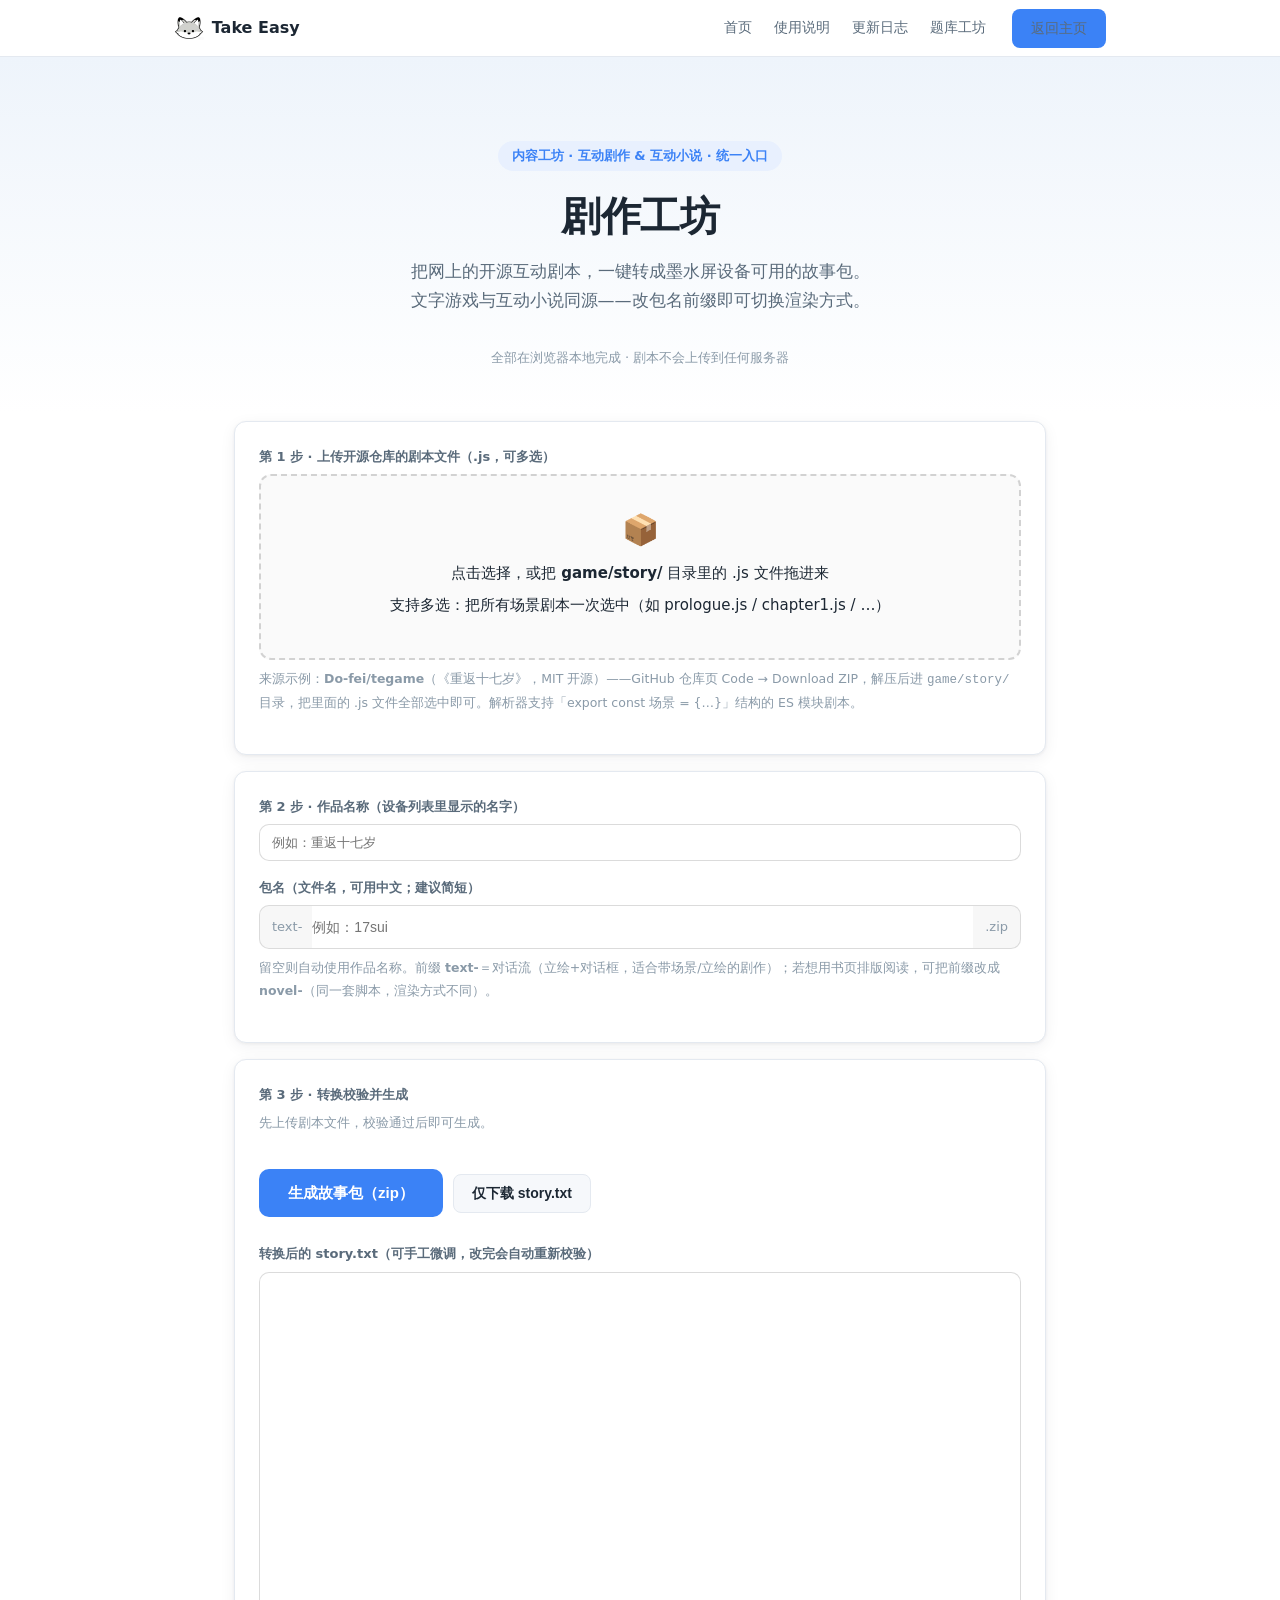
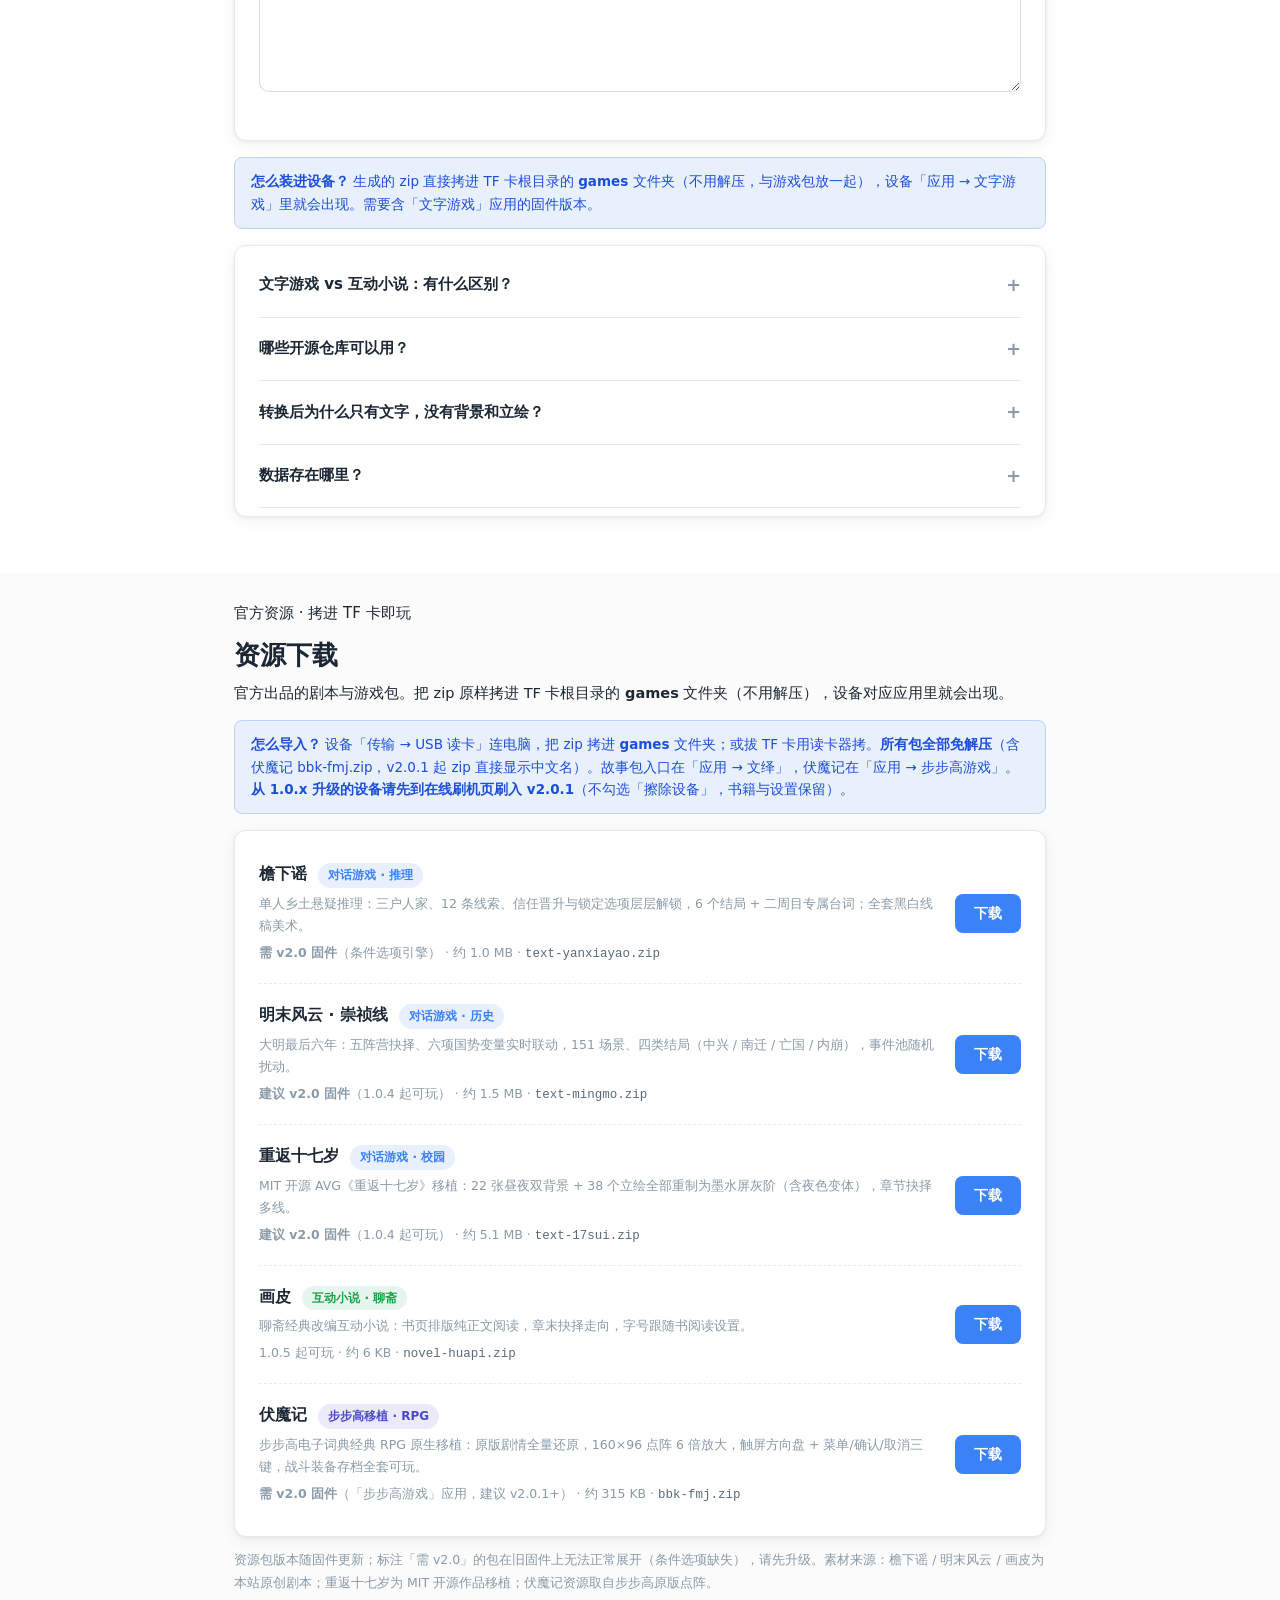
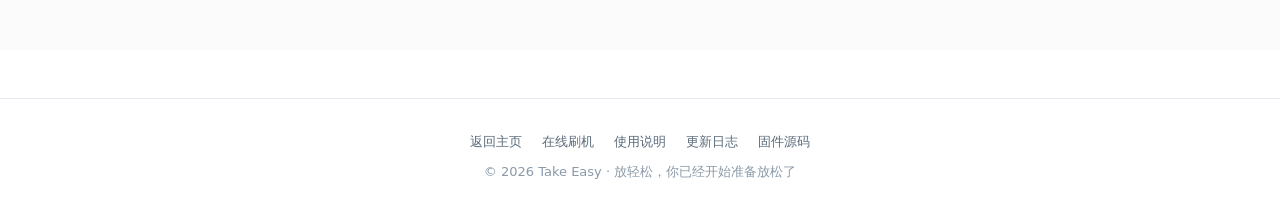
<file: workshop/index.html>
<!DOCTYPE html>
<html lang="zh-CN">
<head>
  <meta charset="UTF-8" />
  <meta name="viewport" content="width=device-width, initial-scale=1" />
  <title>剧作工坊 · 开源互动剧作/小说直转 · Take Easy 工坊</title>
  <meta name="description" content="把 GitHub 开源的互动文字游戏/互动小说仓库（如《重返十七岁》）一键转成墨水屏设备可玩的故事包 zip；官方资源下载区提供檐下谣、明末风云、重返十七岁、画皮、伏魔记等成品包，拷进 TF 卡即玩。文字游戏与互动小说同源，改包名前缀即可切换渲染方式。" />
  <link rel="icon" type="image/png" href="../assets/icons/fox-32.png" />
  <link rel="stylesheet" href="../assets/css/style.css?v=1.0.1" />
  <style>
    /* 工坊页专用补充样式（沿用站点卡片/配色语言） */
    .qz-textarea{width:100%;min-height:300px;padding:12px 14px;font:13px/1.7 ui-monospace,SFMono-Regular,Consolas,"Courier New",monospace;
      border:1px solid rgba(0,0,0,.14);border-radius:10px;background:#fff;color:#1c1c1e;resize:vertical;box-sizing:border-box;}
    .qz-textarea:focus{outline:none;border-color:rgba(10,132,255,.65);box-shadow:0 0 0 3px rgba(10,132,255,.14);}
    .qz-input{width:100%;padding:10px 12px;font:14px/1.4 inherit;border:1px solid rgba(0,0,0,.14);border-radius:10px;
      background:#fff;color:#1c1c1e;box-sizing:border-box;}
    .qz-input:focus{outline:none;border-color:rgba(10,132,255,.65);box-shadow:0 0 0 3px rgba(10,132,255,.14);}
    .qz-pkg{display:flex;align-items:center;gap:0;border:1px solid rgba(0,0,0,.14);border-radius:10px;background:#fff;overflow:hidden;}
    .qz-pkg .aff{padding:10px 10px 10px 12px;font-size:13px;color:var(--text-3);white-space:nowrap;background:rgba(0,0,0,.03);}
    .qz-pkg input{flex:1;border:0;padding:10px 12px 10px 0;font-size:14px;background:transparent;color:#1c1c1e;}
    .qz-pkg input:focus{outline:none;}
    .qz-pills{display:flex;flex-wrap:wrap;gap:8px;margin-top:10px;}
    .qz-pill{display:inline-flex;align-items:center;gap:6px;padding:5px 12px;border-radius:999px;font-size:12.5px;font-weight:600;}
    .qz-pill.ok{background:rgba(52,199,89,.12);color:#1d8a3d;}
    .qz-pill.bad{background:rgba(255,45,85,.10);color:#d81b4f;}
    .qz-pill.warn{background:rgba(255,149,0,.12);color:#b26a00;}
    .qz-pill.mute{background:rgba(0,0,0,.05);color:var(--text-3);}
    .qz-issues{list-style:none;margin:10px 0 0;padding:0;font-size:13px;line-height:1.7;max-height:250px;overflow:auto;}
    .qz-issues li{padding:2px 0;border-bottom:1px dashed rgba(0,0,0,.06);}
    .qz-issues .e{color:#d81b4f;}
    .qz-issues .w{color:#b26a00;}
    .qz-row{display:flex;gap:10px;flex-wrap:wrap;align-items:center;margin-top:10px;}
    .qz-note{font-size:12.5px;color:var(--text-3);margin-top:8px;line-height:1.8;}
    pre.qz-fmt{background:rgba(0,0,0,.04);border-radius:10px;padding:12px 14px;font:12.5px/1.7 ui-monospace,Consolas,monospace;overflow:auto;margin:8px 0 0;}
    .dropzone{border:2px dashed rgba(0,0,0,.16);border-radius:12px;padding:28px 20px;text-align:center;cursor:pointer;transition:border-color .15s,background .15s;background:rgba(0,0,0,.02);}
    .dropzone:hover,.dropzone.drag{border-color:rgba(10,132,255,.55);background:rgba(10,132,255,.04);}
    .dropzone .dz-icon{font-size:30px;margin-bottom:6px;}
    .dz-files{margin-top:12px;display:flex;flex-wrap:wrap;gap:6px;}
    .dz-file{font-size:12px;padding:3px 10px;border-radius:999px;background:rgba(10,132,255,.10);color:#0a66c2;}
    .dz-file.bad{background:rgba(255,45,85,.10);color:#d81b4f;}
  </style>
</head>
<body>

  <nav class="nav">
    <div class="nav-inner">
      <a class="nav-brand" href="../"><img src="../assets/icons/fox-logo.png" alt="Take Easy 图标" style="height:24px;width:auto;" /><span>Take Easy</span></a>
      <div class="nav-links">
        <a href="../">首页</a>
        <a href="../docs/">使用说明</a>
        <a href="../changelog/">更新日志</a>
        <a href="../quiz/">题库工坊</a>
        <a class="btn btn-primary" href="../">返回主页</a>
      </div>
    </div>
  </nav>

  <header class="hero" style="padding:84px 0 44px;">
    <div class="container" style="max-width:860px;">
      <span class="kicker">内容工坊 · 互动剧作 &amp; 互动小说 · 统一入口</span>
      <h1 style="font-size:40px;">剧作工坊</h1>
      <p class="sub">把网上的开源互动剧本，一键转成墨水屏设备可用的故事包。<br />文字游戏与互动小说同源——改包名前缀即可切换渲染方式。</p>
      <p class="meta">全部在浏览器本地完成 · 剧本不会上传到任何服务器</p>
    </div>
  </header>

  <section class="section" id="tool" style="padding-top:8px;">
    <div class="container" style="max-width:860px;">

      <!-- 第 1 步：上传剧本 -->
      <div class="card">
        <div class="field">
          <label>第 1 步 · 上传开源仓库的剧本文件（.js，可多选）</label>
          <div class="dropzone" id="dz">
            <div class="dz-icon">📦</div>
            <div>点击选择，或把 <b>game/story/</b> 目录里的 .js 文件拖进来</div>
            <div class="dz-sub" style="margin-top:6px;">支持多选：把所有场景剧本一次选中（如 prologue.js / chapter1.js / …）</div>
            <div class="dz-files" id="dz-files"></div>
          </div>
          <input type="file" id="file" accept=".js,.mjs,text/javascript,application/javascript" style="display:none;" multiple />
          <p class="qz-note">来源示例：<b>Do-fei/tegame</b>（《重返十七岁》，MIT 开源）——GitHub 仓库页 Code → Download ZIP，解压后进 <code>game/story/</code> 目录，把里面的 .js 文件全部选中即可。解析器支持「export const 场景 = {…}」结构的 ES 模块剧本。</p>
          <div id="import-info" class="qz-note" style="display:none;"></div>
        </div>
      </div>

      <!-- 第 2 步：名称 -->
      <div class="card" style="margin-top:16px;">
        <div class="field">
          <label for="title">第 2 步 · 作品名称（设备列表里显示的名字）</label>
          <input type="text" id="title" class="qz-input" maxlength="40" placeholder="例如：重返十七岁" />
        </div>
        <div class="field">
          <label for="pkg">包名（文件名，可用中文；建议简短）</label>
          <div class="qz-pkg" id="pkg-box">
            <span class="aff">text-</span>
            <input type="text" id="pkg" maxlength="42" placeholder="例如：17sui" />
            <span class="aff" style="padding-right:12px;">.zip</span>
          </div>
          <p class="qz-note">留空则自动使用作品名称。前缀 <b>text-</b>＝对话流（立绘+对话框，适合带场景/立绘的剧作）；若想用书页排版阅读，可把前缀改成 <b>novel-</b>（同一套脚本，渲染方式不同）。</p>
        </div>
      </div>

      <!-- 第 3 步：生成 -->
      <div class="card" style="margin-top:16px;">
        <div class="field">
          <label>第 3 步 · 转换校验并生成</label>
          <div id="summary" class="qz-note" style="margin-top:0;">先上传剧本文件，校验通过后即可生成。</div>
          <div class="qz-pills" id="pills"></div>
          <ul class="qz-issues" id="issues"></ul>
          <div class="qz-row" style="margin-top:14px;">
            <button type="button" id="make" class="btn btn-primary btn-lg">生成故事包（zip）</button>
            <button type="button" id="dl-txt" class="btn btn-ghost">仅下载 story.txt</button>
          </div>
          <ul class="qz-issues" id="gen-issues"></ul>
        </div>
        <div class="field" style="margin-top:14px;">
          <label for="out">转换后的 story.txt（可手工微调，改完会自动重新校验）</label>
          <textarea id="out" class="qz-textarea" spellcheck="false" style="min-height:420px;"></textarea>
        </div>
      </div>

      <!-- 使用说明 -->
      <div class="notice info" style="margin-top:16px;">
        <div>
          <b>怎么装进设备？</b> 生成的 zip 直接拷进 TF 卡根目录的 <b>games</b> 文件夹（不用解压，与游戏包放一起），设备「应用 → 文字游戏」里就会出现。需要含「文字游戏」应用的固件版本。
        </div>
      </div>

      <!-- 格式与 FAQ -->
      <div class="card" style="margin-top:16px;padding:8px 24px;">
        <details class="faq-item">
          <summary>文字游戏 vs 互动小说：有什么区别？</summary>
          <div class="ans">
            <p>本质是<b>同一套脚本</b>（story.txt），同一个内核解释，只是「渲染出口」不同：</p>
            <p>· <b>text- 前缀（文字游戏）</b>：对话流渲染——逐句进对话框，支持立绘、背景、选项 UI，适合《重返十七岁》这类 AVG 剧作；</p>
            <p>· <b>novel- 前缀（互动小说）</b>：书页排版渲染——走书阅读链路，正文分页、字号/行距可调，适合对话少的文本型互动小说。</p>
            <p>转换器不区分这两者，生成的都是 story.txt；<b>改包名前缀即可切换设备上的渲染方式</b>。当前转换器按对话剧作输出（text-）。</p>
          </div>
        </details>
        <details class="faq-item">
          <summary>哪些开源仓库可以用？</summary>
          <div class="ans">
            <p>当前适配 <b>tegame 系</b>（Do-fei/tegame 及其衍生），即剧本为「<code>export const 场景 = { id, bg, palette, cast, next, script:[…] }</code>」结构的 ES 模块。script 条目含 <code>say/text</code>（对话与旁白）、<code>choice/options</code>（选项分支）、<code>goto</code>（跳转）、<code>id</code>（分支锚点）、<code>bg/cast</code>（场景与立绘）。转换器会把这些语义映射为 story 引擎的 <code>* label / * bg / * char / * choice / * goto / * ending</code> 命令。</p>
            <p style="margin-top:8px;">其他仓库（Twine/ink/VNDS 等）正在逐步适配，敬请期待。</p>
          </div>
        </details>
        <details class="faq-item">
          <summary>转换后为什么只有文字，没有背景和立绘？</summary>
          <div class="ans">当前版本聚焦「剧本语义」转换（story.txt），图片链路（背景/立绘素材转成设备灰度格式）正在开发中。缺图时设备会用占位框，不影响剧情试玩。后续版本将支持：背景图 / 立绘（<span class="aff" style="padding:0;">images/bg</span>、<span class="aff" style="padding:0;">images/char</span>）自动打包。</div>
        </details>
        <details class="faq-item">
          <summary>数据存在哪里？</summary>
          <div class="ans">上传的剧本和生成的 story.txt 只保存在当前浏览器的本地存储里（下次打开还在），所有转换计算都在你的电脑上完成，不经任何服务器。</div>
        </details>
      </div>

    </div>
  </section>

  <!-- 资源下载：官方故事包/游戏包（v2.0 同步开放，2026-10-30） -->
  <section class="section" id="resources" style="padding-top:28px;background:rgba(0,0,0,.015);">
    <div class="container" style="max-width:860px;">
      <span class="kicker">官方资源 · 拷进 TF 卡即玩</span>
      <h2 style="font-size:26px;font-weight:800;margin:6px 0 4px;">资源下载</h2>
      <p class="sub" style="font-size:14.5px;">官方出品的剧本与游戏包。把 zip 原样拷进 TF 卡根目录的 <b>games</b> 文件夹（不用解压），设备对应应用里就会出现。</p>

      <div class="notice info" style="margin-top:14px;">
        <div>
          <b>怎么导入？</b> 设备「传输 → USB 读卡」连电脑，把 zip 拷进 <b>games</b> 文件夹；或拔 TF 卡用读卡器拷。<b>所有包全部免解压</b>（含伏魔记 bbk-fmj.zip，v2.0.1 起 zip 直接显示中文名）。故事包入口在「应用 → 文绎」，伏魔记在「应用 → 步步高游戏」。<b>从 1.0.x 升级的设备请先到在线刷机页刷入 v2.0.1</b>（不勾选「擦除设备」，书籍与设置保留）。
        </div>
      </div>

      <div class="card" style="margin-top:16px;">
        <div style="display:flex;justify-content:space-between;align-items:center;gap:14px;flex-wrap:wrap;padding:6px 0;">
          <div style="flex:1;min-width:260px;">
            <div style="font-weight:800;font-size:15.5px;">檐下谣 <span class="badge badge-blue" style="margin-left:6px;">对话游戏 · 推理</span></div>
            <p class="qz-note" style="margin-top:5px;">单人乡土悬疑推理：三户人家、12 条线索、信任晋升与锁定选项层层解锁，6 个结局 + 二周目专属台词；全套黑白线稿美术。</p>
            <p class="qz-note" style="margin:4px 0 0;"><b>需 v2.0 固件</b>（条件选项引擎） · 约 1.0 MB · <span class="mono">text-yanxiayao.zip</span></p>
          </div>
          <a class="btn btn-primary" href="../firmware/resources/text-yanxiayao.zip" download>下载</a>
        </div>
        <div style="border-top:1px dashed rgba(0,0,0,.08);margin:12px 0;"></div>
        <div style="display:flex;justify-content:space-between;align-items:center;gap:14px;flex-wrap:wrap;padding:6px 0;">
          <div style="flex:1;min-width:260px;">
            <div style="font-weight:800;font-size:15.5px;">明末风云 · 崇祯线 <span class="badge badge-blue" style="margin-left:6px;">对话游戏 · 历史</span></div>
            <p class="qz-note" style="margin-top:5px;">大明最后六年：五阵营抉择、六项国势变量实时联动，151 场景、四类结局（中兴 / 南迁 / 亡国 / 内崩），事件池随机扰动。</p>
            <p class="qz-note" style="margin:4px 0 0;"><b>建议 v2.0 固件</b>（1.0.4 起可玩） · 约 1.5 MB · <span class="mono">text-mingmo.zip</span></p>
          </div>
          <a class="btn btn-primary" href="../firmware/resources/text-mingmo.zip" download>下载</a>
        </div>
        <div style="border-top:1px dashed rgba(0,0,0,.08);margin:12px 0;"></div>
        <div style="display:flex;justify-content:space-between;align-items:center;gap:14px;flex-wrap:wrap;padding:6px 0;">
          <div style="flex:1;min-width:260px;">
            <div style="font-weight:800;font-size:15.5px;">重返十七岁 <span class="badge badge-blue" style="margin-left:6px;">对话游戏 · 校园</span></div>
            <p class="qz-note" style="margin-top:5px;">MIT 开源 AVG《重返十七岁》移植：22 张昼夜双背景 + 38 个立绘全部重制为墨水屏灰阶（含夜色变体），章节抉择多线。</p>
            <p class="qz-note" style="margin:4px 0 0;"><b>建议 v2.0 固件</b>（1.0.4 起可玩） · 约 5.1 MB · <span class="mono">text-17sui.zip</span></p>
          </div>
          <a class="btn btn-primary" href="../firmware/resources/text-17sui.zip" download>下载</a>
        </div>
        <div style="border-top:1px dashed rgba(0,0,0,.08);margin:12px 0;"></div>
        <div style="display:flex;justify-content:space-between;align-items:center;gap:14px;flex-wrap:wrap;padding:6px 0;">
          <div style="flex:1;min-width:260px;">
            <div style="font-weight:800;font-size:15.5px;">画皮 <span class="badge badge-green" style="margin-left:6px;">互动小说 · 聊斋</span></div>
            <p class="qz-note" style="margin-top:5px;">聊斋经典改编互动小说：书页排版纯正文阅读，章末抉择走向，字号跟随书阅读设置。</p>
            <p class="qz-note" style="margin:4px 0 0;">1.0.5 起可玩 · 约 6 KB · <span class="mono">novel-huapi.zip</span></p>
          </div>
          <a class="btn btn-primary" href="../firmware/resources/novel-huapi.zip" download>下载</a>
        </div>
        <div style="border-top:1px dashed rgba(0,0,0,.08);margin:12px 0;"></div>
        <div style="display:flex;justify-content:space-between;align-items:center;gap:14px;flex-wrap:wrap;padding:6px 0;">
          <div style="flex:1;min-width:260px;">
            <div style="font-weight:800;font-size:15.5px;">伏魔记 <span class="badge" style="margin-left:6px;background:rgba(88,86,214,.12);color:#4b49c9;">步步高移植 · RPG</span></div>
            <p class="qz-note" style="margin-top:5px;">步步高电子词典经典 RPG 原生移植：原版剧情全量还原，160×96 点阵 6 倍放大，触屏方向盘 + 菜单/确认/取消三键，战斗装备存档全套可玩。</p>
            <p class="qz-note" style="margin:4px 0 0;"><b>需 v2.0 固件</b>（「步步高游戏」应用，建议 v2.0.1+） · 约 315 KB · <span class="mono">bbk-fmj.zip</span></p>
          </div>
          <a class="btn btn-primary" href="../firmware/resources/bbk-fmj.zip" download>下载</a>
        </div>
      </div>
      <p class="qz-note" style="margin-top:12px;">资源包版本随固件更新；标注「需 v2.0」的包在旧固件上无法正常展开（条件选项缺失），请先升级。素材来源：檐下谣 / 明末风云 / 画皮为本站原创剧本；重返十七岁为 MIT 开源作品移植；伏魔记资源取自步步高原版点阵。</p>
    </div>
  </section>

  <footer class="footer">
    <div class="links">
      <a href="../">返回主页</a>
      <a href="../install/">在线刷机</a>
      <a href="../docs/">使用说明</a>
      <a href="../changelog/">更新日志</a>
      <a href="https://github.com/takeeasy-cui/take-easy-firmware">固件源码</a>
    </div>
    <p>© 2026 Take Easy · 放轻松，你已经开始准备放松了</p>
  </footer>

  <script>
  (() => {
    "use strict";
    const enc = new TextEncoder();
    const $ = (id) => document.getElementById(id);
    const titleEl = $("title"), pkgEl = $("pkg");
    const pills = $("pills"), issues = $("issues"), summary = $("summary");
    const genIssues = $("gen-issues"), outEl = $("out");
    const MAX_LABELS = 512, MAX_LINE = 640, MAX_SCRIPT = 2 * 1024 * 1024;

    /* ---------- 工具 ---------- */
    const bytes = (s) => enc.encode(s).length;
    const esc = (s) => s.replace(/&/g, "&amp;").replace(/</g, "&lt;").replace(/>/g, "&gt;");
    function stripBom(t) { return t.startsWith("\uFEFF") ? t.slice(1) : t; }

    /* ---------- 剧本解析：export const X = {...} ---------- */
    /* 把多个剧本文件的文本，解析为 { id: sceneObj } 的映射（id 取自对象内 id 字段）。 */
    function extractScenes(texts) {
      const scenes = {};          // id -> obj
      const order = [];          // 场景 id 出现顺序
      let start = null;          // START 常量（如 'office'）
      for (const text of texts) {
        /* export const NAME = { ... } 括号配平提取 */
        const re = /export\s+const\s+([A-Za-z_$][\w$]*)\s*=\s*\{/g;
        let m;
        while ((m = re.exec(text))) {
          const name = m[1];
          let i = re.lastIndex - 1, depth = 0, inStr = false, strCh = "";
          for (; i < text.length; i++) {
            const c = text[i];
            if (inStr) {
              if (c === "\\") { i++; continue; }
              if (c === strCh) inStr = false;
              continue;
            }
            if (c === '"' || c === "'" || c === "`") { inStr = true; strCh = c; continue; }
            if (c === "{") depth++;
            else if (c === "}") { depth--; if (depth === 0) break; }
          }
          const body = text.slice(m.index + m[0].length - 1, i + 1);
          let obj = null;
          try { obj = JSON.parse(body); } catch (e) { /* 可能含注释/计算属性，跳过 */ }
          if (!obj || typeof obj !== "object") continue;
          if (obj.id && Array.isArray(obj.script)) {
            if (!scenes[obj.id]) { scenes[obj.id] = obj; order.push(obj.id); }
          }
        }
        /* index.js 风格的 START 常量：export const START = 'office' */
        const sm = text.match(/export\s+const\s+START\s*=\s*['"]([A-Za-z0-9_]+)['"]/);
        if (sm && !start) start = sm[1];
      }
      return { scenes, order, start };
    }

    /* ---------- tegame → story 转换（语义对齐 tegame2story.py） ---------- */
    function convert({ scenes, order, start }) {
      const lines = [];
      const warn = [];
      const titleVal = titleEl.value.trim() || "未命名作品";
      lines.push("* title " + titleVal, "");

      const START = start && scenes[start] ? start : (order[0] || "");
      const seq = [];
      const seen = new Set();
      let cur = START;
      while (cur && !seen.has(cur) && scenes[cur]) {
        seen.add(cur); seq.push(cur); cur = scenes[cur].next;
      }
      for (const sid of order) if (!seen.has(sid)) { seen.add(sid); seq.push(sid); }

      const subLabels = {};   // sceneId -> Set(sub id)
      for (const sid of Object.keys(scenes)) {
        const sc = scenes[sid];
        const s = new Set();
        (sc.script || []).forEach((e) => { if (e && e.id) s.add(e.id); });
        subLabels[sid] = s;
      }
      const posOf = (x, w) => { const cx = x + w / 2; return cx < 107 ? "L" : (cx < 213 ? "C" : "R"); };
      const escChoice = (s) => s.replace(/\|/g, "｜");

      const labelDefs = new Set();
      let autoN = 0;

      for (const sid of seq) {
        const sc = scenes[sid];
        const script = (sc.script || []).map((e) => Object.assign({}, e));
        lines.push("* label s_" + sid);
        labelDefs.add("s_" + sid);

        let st = { bg: sc.bg || "blank", pal: sc.palette || "day", cast: sc.cast || null };
        let emBg = null, emCh = null;

        const emitBg = () => {
          const name = st.bg + "__" + st.pal;
          if (emBg !== name) { lines.push("* bg " + name); emBg = name; }
        };
        const emitCast = () => {
          const c = st.cast;
          if (!c) {
            if (emCh !== "none") { lines.push("* char 0 none C 0"); emCh = "none"; }
            return;
          }
          const spr = c.sprite, suffix = (st.pal === "night" ? "__n" : "");
          const key = spr + suffix + "|" + c.x + "|" + c.y;
          if (emCh !== key) {
            const w = 60; // 精灵宽近似，320 坐标系下 L/C/R 判定够用
            lines.push("* char 0 " + spr + suffix + " " + posOf(c.x, w) + " 1");
            emCh = key;
          }
        };
        emitBg(); emitCast();

        let i = 0, n = script.length;
        while (i < n) {
          const e = script[i];
          const hasId = !!e.id;
          if (hasId) { lines.push("* label s_" + sid + "__" + e.id); labelDefs.add("s_" + sid + "__" + e.id); }

          if (e.choice !== undefined && e.options) {
            const parts = [];
            let pendAuto = null;
            for (const o of e.options) {
              const tgt = o.goto;
              if (!tgt) {
                autoN++; const t = "s_" + sid + "__auto" + autoN;
                pendAuto = t;
                parts.push(escChoice(o.label) + "->" + t);
              } else if (subLabels[sid] && subLabels[sid].has(tgt)) {
                parts.push(escChoice(o.label) + "->s_" + sid + "__" + tgt);
              } else if (scenes[tgt]) {
                parts.push(escChoice(o.label) + "->s_" + tgt);
              } else {
                warn.push(sid + ": 选项目标 '" + tgt + "' 未解析，按顺序继续");
                parts.push(escChoice(o.label));
              }
            }
            lines.push("* choice " + parts.join("|"));
            if (pendAuto && i + 1 < n) script[i + 1]._auto = pendAuto;
            i++; continue;
          }

          if (e._auto) { lines.push("* label " + e._auto); labelDefs.add(e._auto); }

          if (e.bg !== undefined) st.bg = e.bg || "blank";
          if (e.palette !== undefined) st.pal = e.palette || "day";
          if (e.cast !== undefined) st.cast = e.cast || null;
          emitBg(); emitCast();

          const txt = e.text;
          if (e.note) {
            lines.push("* say 薄荷便签 「" + (e.note.line || "") + "」 —— 署名：" + (e.note.sig || "?"));
          } else if (e.rewrite) {
            lines.push("> ——（一张张翻到最后：每一张便签的落款，不知何时都换成了「高晓媛」三个字。）");
          } else if (txt) {
            const name = e.say || "";
            if (name) lines.push("* say " + name + " " + txt);
            else lines.push("> " + txt);
          } else if (!hasId && !e._auto && e.say) {
            lines.push("* name " + e.say);
          }

          if (e.end) {
            if (e.gameover) {
              lines.push("* ending 「GAME OVER」——他没能走出这个夏天。");
            } else {
              const nx = e.next || sc.next;
              if (nx && scenes[nx]) lines.push("* goto s_" + nx);
              else {
                if (sid === "fin_reunion") lines.push("* ending 大团圆 · 十七岁这一年，重新开始了。");
                else if (sid === "cafe") lines.push("* ending 彩蛋 · 这一刻，被夹进了你的「薄荷便签」。");
                else lines.push("* ending 走出这里时，天光落在肩上，像什么都没发生过。");
              }
            }
            i++; continue;
          }
          if (e.goto) {
            const tgt = e.goto;
            if (subLabels[sid] && subLabels[sid].has(tgt)) lines.push("* goto s_" + sid + "__" + tgt);
            else if (scenes[tgt]) lines.push("* goto s_" + tgt);
            else warn.push(sid + ": 行级 goto '" + tgt + "' 未解析，按顺序继续");
          }
          i++;
        }
      }

      const story = lines.join("\n") + "\n";
      return { story, warn, labels: labelDefs.size, textLines: lines.filter((l) => l.startsWith("> ") || l.startsWith("* say ")).length, scenes: seq.length };
    }

    /* ---------- 校验（story_check 语义） ---------- */
    function validate(storyText) {
      const errs = [], warns = [];
      const lines = storyText.replace(/\r\n?/g, "\n").split("\n");
      const labels = new Set();
      lines.forEach((ln, i) => {
        const m = ln.match(/^\*\s*label\s+(\S+)/);
        if (m) {
          if (labels.has(m[1])) errs.push((i + 1) + ": label 重复 \"" + m[1] + "\"");
          labels.add(m[1]);
        }
      });
      lines.forEach((ln, i) => {
        if (bytes(ln) > MAX_LINE) errs.push((i + 1) + ": 行超长 " + bytes(ln) + "B");
        const gm = ln.match(/^\*\s*goto\s+(\S+)/);
        if (gm && !labels.has(gm[1])) errs.push((i + 1) + ": goto 目标不存在 \"" + gm[1] + "\"");
        const ig = ln.match(/^\*\s*ifgoto\s+\S+\s+\S+\s+\S+\s+(\S+)/);
        if (ig && !labels.has(ig[1])) errs.push((i + 1) + ": ifgoto 目标不存在 \"" + ig[1] + "\"");
        const ing = ln.match(/^\*\s*ifngoto\s+\S+\s+\S+\s+\S+\s+(\S+)/);
        if (ing && !labels.has(ing[1])) errs.push((i + 1) + ": ifngoto 目标不存在 \"" + ing[1] + "\"");
        const iff = ln.match(/^\*\s*ifnot?\s+\S+\s+g\s+(\S+)/);
        if (iff && !labels.has(iff[1])) errs.push((i + 1) + ": if 目标不存在 \"" + iff[1] + "\"");
        const cm = ln.match(/^\*\s*choice\s+(.*)/);
        if (cm) {
          const parts = cm[1].split("|");
          if (parts.length < 2 || parts.length > 6) errs.push((i + 1) + ": choice 项数 " + parts.length + "（须 2..6）");
          parts.forEach((p) => {
            if (p.indexOf("->") >= 0) {
              const t = p.split("->", 2)[1].trim();
              if (!labels.has(t)) errs.push((i + 1) + ": choice 目标不存在 \"" + t + "\"");
            } else warns.push((i + 1) + ": 旧式标志选项（c0..c" + (parts.length - 1) + "）");
          });
        }
      });
      if (labels.size > MAX_LABELS) errs.push("label 总数 " + labels.size + " 超上限 " + MAX_LABELS);
      if (bytes(storyText) > MAX_SCRIPT) errs.push("story 超过 2MB 上限");
      return { errs, warns, labels: labels.size, lines: lines.length };
    }

    /* ---------- ZIP（STORE，设备 zip_reader 原生支持） ---------- */
    let CRC_T = null;
    function crcTable() {
      if (CRC_T) return CRC_T;
      const t = new Uint32Array(256);
      for (let n = 0; n < 256; n++) { let c = n; for (let k = 0; k < 8; k++) c = c & 1 ? 0xedb88320 ^ (c >>> 1) : c >>> 1; t[n] = c >>> 0; }
      return (CRC_T = t);
    }
    function crc32(u8) {
      const t = crcTable(); let c = 0xffffffff;
      for (let i = 0; i < u8.length; i++) c = t[(c ^ u8[i]) & 0xff] ^ (c >>> 8);
      return (c ^ 0xffffffff) >>> 0;
    }
    function makeZip(name, text) {
      const data = enc.encode(text), nameB = enc.encode(name);
      const crc = crc32(data);
      const L = 30 + nameB.length + data.length, C = 46 + nameB.length;
      const out = new Uint8Array(L + C + 22);
      const dv = new DataView(out.buffer);
      const u16 = (o, v) => dv.setUint16(o, v, true), u32 = (o, v) => dv.setUint32(o, v, true);
      const date = ((2026 - 1980) << 9) | (1 << 5) | 1;
      let o = 0;
      u32(o, 0x04034b50); u16(o + 4, 20); u16(o + 6, 0); u16(o + 8, 0);
      u16(o + 10, 0); u16(o + 12, date);
      u32(o + 14, crc); u32(o + 18, data.length); u32(o + 22, data.length);
      u16(o + 26, nameB.length); u16(o + 28, 0);
      out.set(nameB, 30); out.set(data, 30 + nameB.length);
      o = L;
      u32(o, 0x02014b50); u16(o + 4, 20); u16(o + 6, 20); u16(o + 8, 0); u16(o + 10, 0);
      u16(o + 12, 0); u16(o + 14, date);
      u32(o + 16, crc); u32(o + 20, data.length); u32(o + 24, data.length);
      u16(o + 28, nameB.length); u16(o + 30, 0); u16(o + 32, 0);
      u16(o + 34, 0); u16(o + 36, 0); u32(o + 38, 0); u32(o + 42, 0);
      out.set(nameB, o + 46);
      o = L + C;
      u32(o, 0x06054b50); u16(o + 4, 0); u16(o + 6, 0);
      u16(o + 8, 1); u16(o + 10, 1); u32(o + 12, C); u32(o + 16, L); u16(o + 20, 0);
      return out;
    }
    function download(payload, name, mime) {
      const blob = new Blob([payload], { type: mime });
      const url = URL.createObjectURL(blob);
      const a = document.createElement("a");
      a.href = url; a.download = name; a.click();
      setTimeout(() => URL.revokeObjectURL(url), 4000);
    }

    /* ---------- 名称 / 包名 ---------- */
    let pkgTouched = false;
    const derive = () => titleEl.value.trim().replace(/\s+/g, "-");
    function syncPkg() { if (!pkgTouched) pkgEl.value = derive(); }
    titleEl.addEventListener("input", () => { syncPkg(); saveSoon(); });
    pkgEl.addEventListener("input", () => { pkgTouched = true; saveSoon(); });

    /* ---------- 本地记忆 ---------- */
    const KEY = "te-story-workshop";
    let saveTimer = 0;
    function saveSoon() { clearTimeout(saveTimer); saveTimer = setTimeout(() => {
      try { localStorage.setItem(KEY, JSON.stringify({ t: titleEl.value, p: pkgTouched ? pkgEl.value : "", o: outEl.value, files: lastNames })); } catch (e) {}
    }, 400); }
    let lastNames = [];
    try {
      const s = JSON.parse(localStorage.getItem(KEY) || "null");
      if (s) { titleEl.value = s.t || ""; if (s.p) { pkgEl.value = s.p; pkgTouched = true; } if (s.o) outEl.value = s.o; lastNames = s.files || []; }
    } catch (e) {}

    /* ---------- 上传 / 拖拽 ---------- */
    const dz = $("dz"), fileInput = $("file");
    const state = { texts: [], names: [], parsed: false, result: null };

    function renderFiles() {
      const box = $("dz-files");
      box.innerHTML = state.names.map((n) => '<span class="dz-file' + (state.parsed ? " ok" : "") + '">' + esc(n) + "</span>").join("");
    }
    function loadFiles(files) {
      const list = Array.from(files || []);
      if (!list.length) return;
      state.texts = []; state.names = [];
      let pending = list.length;
      list.forEach((f) => {
        const r = new FileReader();
        r.onload = () => {
          state.texts.push(stripBom(String(r.result || ""))); state.names.push(f.name);
          if (--pending === 0) { state.parsed = true; convertAll(); }
        };
        r.readAsText(f, "utf-8");
      });
    }
    dz.addEventListener("click", () => fileInput.click());
    dz.addEventListener("dragover", (e) => { e.preventDefault(); dz.classList.add("drag"); });
    dz.addEventListener("dragleave", () => dz.classList.remove("drag"));
    dz.addEventListener("drop", (e) => { e.preventDefault(); dz.classList.remove("drag"); loadFiles(e.dataTransfer.files); });
    fileInput.addEventListener("change", (e) => { loadFiles(e.target.files); e.target.value = ""; });

    function convertAll() {
      renderFiles();
      const info = $("import-info");
      const src = extractScenes(state.texts);
      if (!Object.keys(src.scenes).length) {
        state.parsed = false;
        info.style.display = "";
        info.innerHTML = '<b style="color:#d81b4f;">✗ 未识别到剧本场景（未找到「export const 场景 = {...}」结构）。请确认选中的是 game/story/ 下的 .js 文件。</b>';
        renderFiles();
        return;
      }
      info.style.display = "";
      info.innerHTML = "✓ 解析到 <b>" + Object.keys(src.scenes).length + "</b> 个场景" +
        (src.start ? "，起点：" + esc(src.start) : "") + "。转换中…";
      const r = convert(src);
      state.result = r;
      outEl.value = r.story;
      if (!titleEl.value.trim()) titleEl.value = "未命名作品";
      syncPkg(); revalidate(); saveSoon();
    }

    /* ---------- 校验联动 ---------- */
    function revalidate() {
      const v = validate(outEl.value);
      const ps = [];
      if (v.errs.length) ps.push('<span class="qz-pill bad">' + v.errs.length + " 个错误</span>");
      else if (outEl.value.trim()) ps.push('<span class="qz-pill ok">校验通过</span>');
      if (v.warns.length) ps.push('<span class="qz-pill warn">' + v.warns.length + " 条提示</span>");
      if (state.result) ps.push('<span class="qz-pill mute">' + state.result.scenes + " 场景</span>");
      if (outEl.value.trim()) {
        ps.push('<span class="qz-pill mute">' + v.labels + " label</span>");
        ps.push('<span class="qz-pill mute">' + v.lines + " 行</span>");
        ps.push('<span class="qz-pill mute">' + (bytes(outEl.value) / 1024).toFixed(1) + " KB</span>");
      }
      pills.innerHTML = ps.join("");
      const items = [];
      v.errs.slice(0, 40).forEach((e) => items.push('<li class="e">✗ ' + esc(e) + "</li>"));
      v.warns.slice(0, 10).forEach((w) => items.push('<li class="w">! ' + esc(w) + "</li>"));
      issues.innerHTML = items.join("");
      summary.textContent = state.result
        ? (v.errs.length ? "有错误，请在下方文本区修正后再生成。" : "转换完成，校验通过，可以生成包了。")
        : "先上传剧本文件。";
      const has = !!outEl.value.trim();
      $("make").disabled = !has;
      $("dl-txt").disabled = !has;
    }
    outEl.addEventListener("input", () => { saveSoon(); revalidate(); });

    /* ---------- 生成 ---------- */
    $("make").addEventListener("click", () => {
      const v = validate(outEl.value);
      if (v.errs.length) { genIssues.innerHTML = '<li class="e">✗ 有 ' + v.errs.length + " 个错误，请修正后再生成。</li>"; return; }
      const pkgName = (pkgEl.value.trim() || derive() || "story").replace(/[\\/:*?"<>|]/g, "-");
      const fname = "text-" + pkgName + ".zip";
      const zip = makeZip("story.txt", outEl.value);
      download(zip, fname, "application/zip");
      genIssues.innerHTML = '<li style="color:#1d8a3d;">✔ 已生成 ' + esc(fname) + " · " + v.labels + " label · " + (zip.length / 1024).toFixed(1) + " KB</li>";
      saveSoon();
    });
    $("dl-txt").addEventListener("click", () => {
      download(enc.encode(outEl.value), "story.txt", "text/plain;charset=utf-8");
    });

    /* 页面载入时若有本地 story，重新校验一次 */
    if (outEl.value.trim()) revalidate();
  })();
  </script>
</body>
</html>
</file>
<file: assets/css/style.css>
/* ============================================================
   固件发布站 · 全局样式
   风格：极简 · 白底 · 淡蓝主色 · 扁平 · 紧凑
   ============================================================ */

:root {
  --bg: #ffffff;
  --bg-soft: #f6f8fb;
  --bg-blue: #eef4fb;
  --text: #1c2733;
  --text-2: #5a6b7b;
  --text-3: #8a9aa8;
  --primary: #3b82f6;
  --primary-dark: #2563eb;
  --primary-soft: #e8f0fe;
  --border: #e4e9f0;
  --success: #16a34a;
  --warn: #d97706;
  --danger: #dc2626;
  --radius: 12px;
  --radius-sm: 8px;
  --shadow: 0 1px 3px rgba(28, 39, 51, 0.06), 0 4px 16px rgba(28, 39, 51, 0.06);
  --font: "PingFang SC", "Microsoft YaHei", "Segoe UI", system-ui, -apple-system, sans-serif;
  --mono: "Cascadia Code", "JetBrains Mono", Consolas, "Courier New", monospace;
}

* { box-sizing: border-box; margin: 0; padding: 0; }

html { scroll-behavior: smooth; }

body {
  font-family: var(--font);
  background: var(--bg);
  color: var(--text);
  font-size: 15px;
  line-height: 1.7;
  -webkit-font-smoothing: antialiased;
}

a { color: var(--primary); text-decoration: none; }
a:hover { color: var(--primary-dark); }

img { max-width: 100%; display: block; }

.container { max-width: 980px; margin: 0 auto; padding: 0 24px; }

/* ---------- 导航栏 ---------- */
.nav {
  position: sticky; top: 0; z-index: 100;
  background: rgba(255, 255, 255, 0.85);
  backdrop-filter: blur(12px);
  -webkit-backdrop-filter: blur(12px);
  border-bottom: 1px solid var(--border);
}
.nav-inner {
  max-width: 980px; margin: 0 auto; padding: 0 24px;
  display: flex; align-items: center; justify-content: space-between;
  height: 56px;
}
.nav-brand {
  display: flex; align-items: center; gap: 8px;
  font-weight: 700; font-size: 16px; color: var(--text);
}
.nav-brand .dot {
  width: 8px; height: 8px; border-radius: 50%;
  background: var(--primary); display: inline-block;
}
.nav-links { display: flex; gap: 22px; align-items: center; }
.nav-links a { color: var(--text-2); font-size: 14px; font-weight: 500; }
.nav-links a:hover { color: var(--primary); }
.nav-links .btn { margin-left: 4px; }

@media (max-width: 640px) {
  .nav-links { gap: 12px; }
  .nav-links a { font-size: 13px; }
  .hide-sm { display: none; }
}

/* ---------- 按钮 ---------- */
.btn {
  display: inline-flex; align-items: center; gap: 6px;
  padding: 8px 18px; border-radius: var(--radius-sm);
  font-size: 14px; font-weight: 600; line-height: 1.5;
  border: 1px solid transparent; cursor: pointer;
  transition: all 0.15s ease; user-select: none;
}
.btn:disabled { opacity: 0.5; cursor: not-allowed; }
.btn-primary { background: var(--primary); color: #fff; }
.btn-primary:hover:not(:disabled) { background: var(--primary-dark); }
.btn-outline { background: transparent; color: var(--primary); border-color: var(--primary); }
.btn-outline:hover:not(:disabled) { background: var(--primary-soft); }
.btn-ghost { background: var(--bg-soft); color: var(--text); border-color: var(--border); }
.btn-ghost:hover:not(:disabled) { background: var(--border); }
.btn-lg { padding: 12px 28px; font-size: 15px; border-radius: 10px; }
.btn-block { width: 100%; justify-content: center; }
.btn-success { background: var(--success); color: #fff; }
.btn-success:hover:not(:disabled) { background: #15803d; }

/* ---------- Hero ---------- */
.hero {
  padding: 72px 0 56px;
  background: linear-gradient(180deg, var(--bg-blue) 0%, var(--bg) 100%);
  text-align: center;
}
.hero .kicker {
  display: inline-block; font-size: 13px; font-weight: 600;
  color: var(--primary); background: var(--primary-soft);
  padding: 4px 14px; border-radius: 999px; margin-bottom: 20px;
}
.hero h1 { font-size: 44px; font-weight: 800; letter-spacing: -0.5px; line-height: 1.25; }
.hero .sub { margin: 16px auto 32px; max-width: 560px; color: var(--text-2); font-size: 17px; }
.hero .cta { display: flex; gap: 12px; justify-content: center; flex-wrap: wrap; }
.hero .meta { margin-top: 28px; color: var(--text-3); font-size: 13px; }

@media (max-width: 640px) {
  .hero { padding: 48px 0 40px; }
  .hero h1 { font-size: 32px; }
}

/* ---------- 区块 ---------- */
.section { padding: 56px 0; }
.section-title { text-align: center; margin-bottom: 40px; }
.section-title h2 { font-size: 26px; font-weight: 800; letter-spacing: -0.3px; }
.section-title p { color: var(--text-2); margin-top: 8px; font-size: 15px; }

/* 特性卡片 */
.features { display: grid; grid-template-columns: repeat(3, 1fr); gap: 16px; }
@media (max-width: 768px) { .features { grid-template-columns: 1fr; } }
.feature {
  background: var(--bg-soft); border: 1px solid var(--border);
  border-radius: var(--radius); padding: 22px;
  transition: transform 0.15s ease, box-shadow 0.15s ease;
}
.feature:hover { transform: translateY(-2px); box-shadow: var(--shadow); }
.feature .icon {
  width: 40px; height: 40px; border-radius: 10px;
  background: var(--primary-soft); color: var(--primary);
  display: flex; align-items: center; justify-content: center;
  font-size: 18px; margin-bottom: 14px;
}
.feature h3 { font-size: 15px; font-weight: 700; margin-bottom: 6px; }
.feature p { font-size: 13.5px; color: var(--text-2); }

/* ---------- 卡片/面板 ---------- */
.card {
  background: var(--bg); border: 1px solid var(--border);
  border-radius: var(--radius); box-shadow: var(--shadow);
  padding: 24px;
}
.card + .card { margin-top: 16px; }

/* ---------- 刷机页 ---------- */
.flash-wrap { max-width: 720px; margin: 0 auto; padding: 48px 0 72px; }
.flash-steps {
  display: flex; gap: 8px; margin-bottom: 28px;
  counter-reset: step;
}
.flash-steps .step {
  flex: 1; text-align: center; padding: 10px 8px;
  border: 1px solid var(--border); border-radius: var(--radius-sm);
  background: var(--bg-soft); color: var(--text-3);
  font-size: 13px; font-weight: 600; position: relative;
}
.flash-steps .step.active {
  background: var(--primary-soft); border-color: var(--primary);
  color: var(--primary);
}
.flash-steps .step.done {
  background: #e7f6ec; border-color: #bbe6c8; color: var(--success);
}

/* 进度条 */
.progress-wrap { margin-top: 16px; }
.progress-bar {
  height: 8px; background: var(--bg-soft);
  border: 1px solid var(--border); border-radius: 999px; overflow: hidden;
}
.progress-bar .fill {
  height: 100%; width: 0%; border-radius: 999px;
  background: linear-gradient(90deg, var(--primary), #60a5fa);
  transition: width 0.2s ease;
}
.progress-text { display: flex; justify-content: space-between; font-size: 12.5px; color: var(--text-3); margin-top: 6px; }

/* 日志 */
.log {
  margin-top: 16px; background: #0f172a; color: #cbd5e1;
  border-radius: var(--radius-sm); padding: 14px 16px;
  font-family: var(--mono); font-size: 12.5px; line-height: 1.6;
  max-height: 220px; overflow-y: auto; white-space: pre-wrap; word-break: break-all;
}
.log .ok { color: #4ade80; }
.log .err { color: #f87171; }
.log .info { color: #93c5fd; }

/* 表单 */
.field { margin-bottom: 16px; }
.field label { display: block; font-size: 13px; font-weight: 600; margin-bottom: 6px; color: var(--text-2); }
.select, .input {
  width: 100%; padding: 10px 14px; font-size: 14px;
  border: 1px solid var(--border); border-radius: var(--radius-sm);
  background: var(--bg); color: var(--text); outline: none;
  font-family: var(--font);
}
.select:focus, .input:focus { border-color: var(--primary); box-shadow: 0 0 0 3px var(--primary-soft); }

/* 单选卡片 */
.radio-cards { display: grid; grid-template-columns: 1fr 1fr; gap: 12px; }
.radio-card {
  border: 1px solid var(--border); border-radius: var(--radius-sm);
  padding: 14px 16px; cursor: pointer; transition: all 0.15s ease;
  background: var(--bg);
}
.radio-card:hover { border-color: var(--primary); }
.radio-card.selected { border-color: var(--primary); background: var(--primary-soft); }
.radio-card .t { font-weight: 700; font-size: 14px; }
.radio-card .d { font-size: 12.5px; color: var(--text-2); margin-top: 2px; }

/* 文件清单 */
.file-list { border: 1px solid var(--border); border-radius: var(--radius-sm); overflow: hidden; margin-top: 12px; }
.file-row {
  display: flex; justify-content: space-between; align-items: center;
  padding: 10px 14px; font-size: 13.5px; border-bottom: 1px solid var(--border);
}
.file-row:last-child { border-bottom: none; }
.file-row .off { font-family: var(--mono); color: var(--text-3); font-size: 12.5px; }
.file-row .sz { font-family: var(--mono); color: var(--text-3); font-size: 12px; }

/* 徽章 */
.badge {
  display: inline-block; font-size: 12px; font-weight: 600;
  padding: 2px 10px; border-radius: 999px;
}
.badge-blue { background: var(--primary-soft); color: var(--primary); }
.badge-green { background: #e7f6ec; color: var(--success); }
.badge-gray { background: var(--bg-soft); color: var(--text-2); border: 1px solid var(--border); }

/* ---------- 下载表 ---------- */
.table { width: 100%; border-collapse: collapse; }
.table th, .table td {
  text-align: left; padding: 12px 14px; font-size: 13.5px;
  border-bottom: 1px solid var(--border);
}
.table th { font-weight: 700; color: var(--text-2); background: var(--bg-soft); font-size: 12.5px; }
.table tr:hover td { background: var(--bg-soft); }
.mono { font-family: var(--mono); font-size: 12.5px; color: var(--text-2); }

/* ---------- 页脚 ---------- */
.footer {
  border-top: 1px solid var(--border);
  padding: 32px 0; margin-top: 48px;
  color: var(--text-3); font-size: 13px; text-align: center;
}
.footer .links { margin-bottom: 8px; display: flex; gap: 20px; justify-content: center; flex-wrap: wrap; }
.footer .links a { color: var(--text-2); }
.footer .links a:hover { color: var(--primary); }

/* ---------- FAQ ---------- */
.faq-item { border-bottom: 1px solid var(--border); padding: 16px 0; }
.faq-item summary { cursor: pointer; font-weight: 600; font-size: 15px; list-style: none; display: flex; justify-content: space-between; align-items: center; }
.faq-item summary::after { content: "+"; color: var(--text-3); font-size: 18px; }
.faq-item[open] summary::after { content: "−"; }
.faq-item .ans { margin-top: 10px; color: var(--text-2); font-size: 14px; padding-right: 24px; }

/* ---------- 提示条 ---------- */
.notice {
  display: flex; gap: 10px; align-items: flex-start;
  background: #fff8ec; border: 1px solid #f3d9a4;
  color: #8a5a00; border-radius: var(--radius-sm);
  padding: 12px 16px; font-size: 13.5px; margin: 16px 0;
}
.notice.info { background: var(--primary-soft); border-color: #bcd3f7; color: #1d4ed8; }
.notice.danger { background: #fef2f2; border-color: #f5c2c2; color: #b91c1c; }

/* ---------- 文档 ---------- */
.doc h1 { font-size: 28px; font-weight: 800; margin: 40px 0 16px; }
.doc h2 { font-size: 20px; font-weight: 700; margin: 32px 0 12px; padding-bottom: 8px; border-bottom: 1px solid var(--border); }
.doc h3 { font-size: 16px; font-weight: 700; margin: 20px 0 8px; }
.doc p, .doc li { color: var(--text-2); font-size: 14.5px; }
.doc ul, .doc ol { padding-left: 22px; margin: 8px 0; }
.doc code {
  font-family: var(--mono); font-size: 13px;
  background: var(--bg-soft); border: 1px solid var(--border);
  padding: 1px 6px; border-radius: 5px;
}
.doc pre {
  background: #0f172a; color: #cbd5e1; padding: 16px;
  border-radius: var(--radius-sm); overflow-x: auto;
  font-family: var(--mono); font-size: 13px; margin: 12px 0;
}
.doc table { border-collapse: collapse; width: 100%; margin: 12px 0; font-size: 13.5px; }
.doc table th, .doc table td { border: 1px solid var(--border); padding: 8px 12px; text-align: left; }
.doc table th { background: var(--bg-soft); }

/* ---------- 下载列表 ---------- */
.dl-item {
  display: flex; align-items: center; gap: 16px;
  border: 1px solid var(--border); border-radius: var(--radius);
  padding: 16px 20px; margin-bottom: 12px;
}
.dl-item .meta { flex: 1; }
.dl-item .meta .v { font-weight: 700; font-size: 15px; }
.dl-item .meta .d { font-size: 12.5px; color: var(--text-3); margin-top: 2px; }
.dl-item .actions { display: flex; gap: 8px; flex-wrap: wrap; }

/* 提示气泡（毛玻璃） */
.modal-mask {
  position: fixed; inset: 0; z-index: 200;
  background: rgba(15, 23, 42, 0.4);
  display: none; align-items: center; justify-content: center;
}
.modal-mask.show { display: flex; }
.modal {
  background: rgba(255, 255, 255, 0.92);
  backdrop-filter: blur(16px); -webkit-backdrop-filter: blur(16px);
  border-radius: 16px; border: 1px solid rgba(255,255,255,0.6);
  box-shadow: 0 20px 60px rgba(15, 23, 42, 0.25);
  padding: 28px; width: min(420px, calc(100vw - 48px));
  text-align: center;
}
.modal h3 { font-size: 17px; margin-bottom: 8px; }
.modal p { color: var(--text-2); font-size: 14px; }
.modal .actions { display: flex; gap: 10px; justify-content: center; margin-top: 20px; }

/* 加载动画 */
.spinner {
  width: 20px; height: 20px; border-radius: 50%;
  border: 3px solid var(--primary-soft); border-top-color: var(--primary);
  animation: spin 0.8s linear infinite; display: inline-block;
}
@keyframes spin { to { transform: rotate(360deg); } }

/* 空态 */
.empty { text-align: center; padding: 40px 0; color: var(--text-3); font-size: 14px; }

/* ---------- 真机截图 ---------- */
.shots-group { margin-bottom: 40px; }
.shots-group:last-child { margin-bottom: 0; }
.shots-group h3 {
  font-size: 16px; font-weight: 700; margin-bottom: 14px;
  color: var(--text);
}
.shots { display: grid; grid-template-columns: repeat(4, 1fr); gap: 16px; }
.shots.cols4 { grid-template-columns: repeat(4, 1fr); }
.shot {
  background: var(--bg-soft); border: 1px solid var(--border);
  border-radius: var(--radius); padding: 12px;
  transition: transform 0.15s ease, box-shadow 0.15s ease;
}
.shot:hover { transform: translateY(-2px); box-shadow: var(--shadow); }
.shot .pic {
  background: var(--bg); border: 1px solid var(--border);
  border-radius: var(--radius-sm); overflow: hidden;
}
.shot .pic img { display: block; width: 100%; height: auto; }
.shot figcaption {
  text-align: center; margin-top: 10px;
  font-size: 13px; font-weight: 600; color: var(--text-2);
}
@media (max-width: 768px) {
  .shots, .shots.cols4 { grid-template-columns: repeat(2, 1fr); }
}
@media (max-width: 480px) {
  .shots, .shots.cols4 { grid-template-columns: 1fr; }
}
/* ESP Web Tools install-button 主题适配（2026-10-21） */
esp-web-install-button {
  --esp-tools-button-color: var(--primary);
  --esp-tools-button-text-color: #ffffff;
  --esp-tools-button-border-radius: var(--radius-sm);
}
</file>
